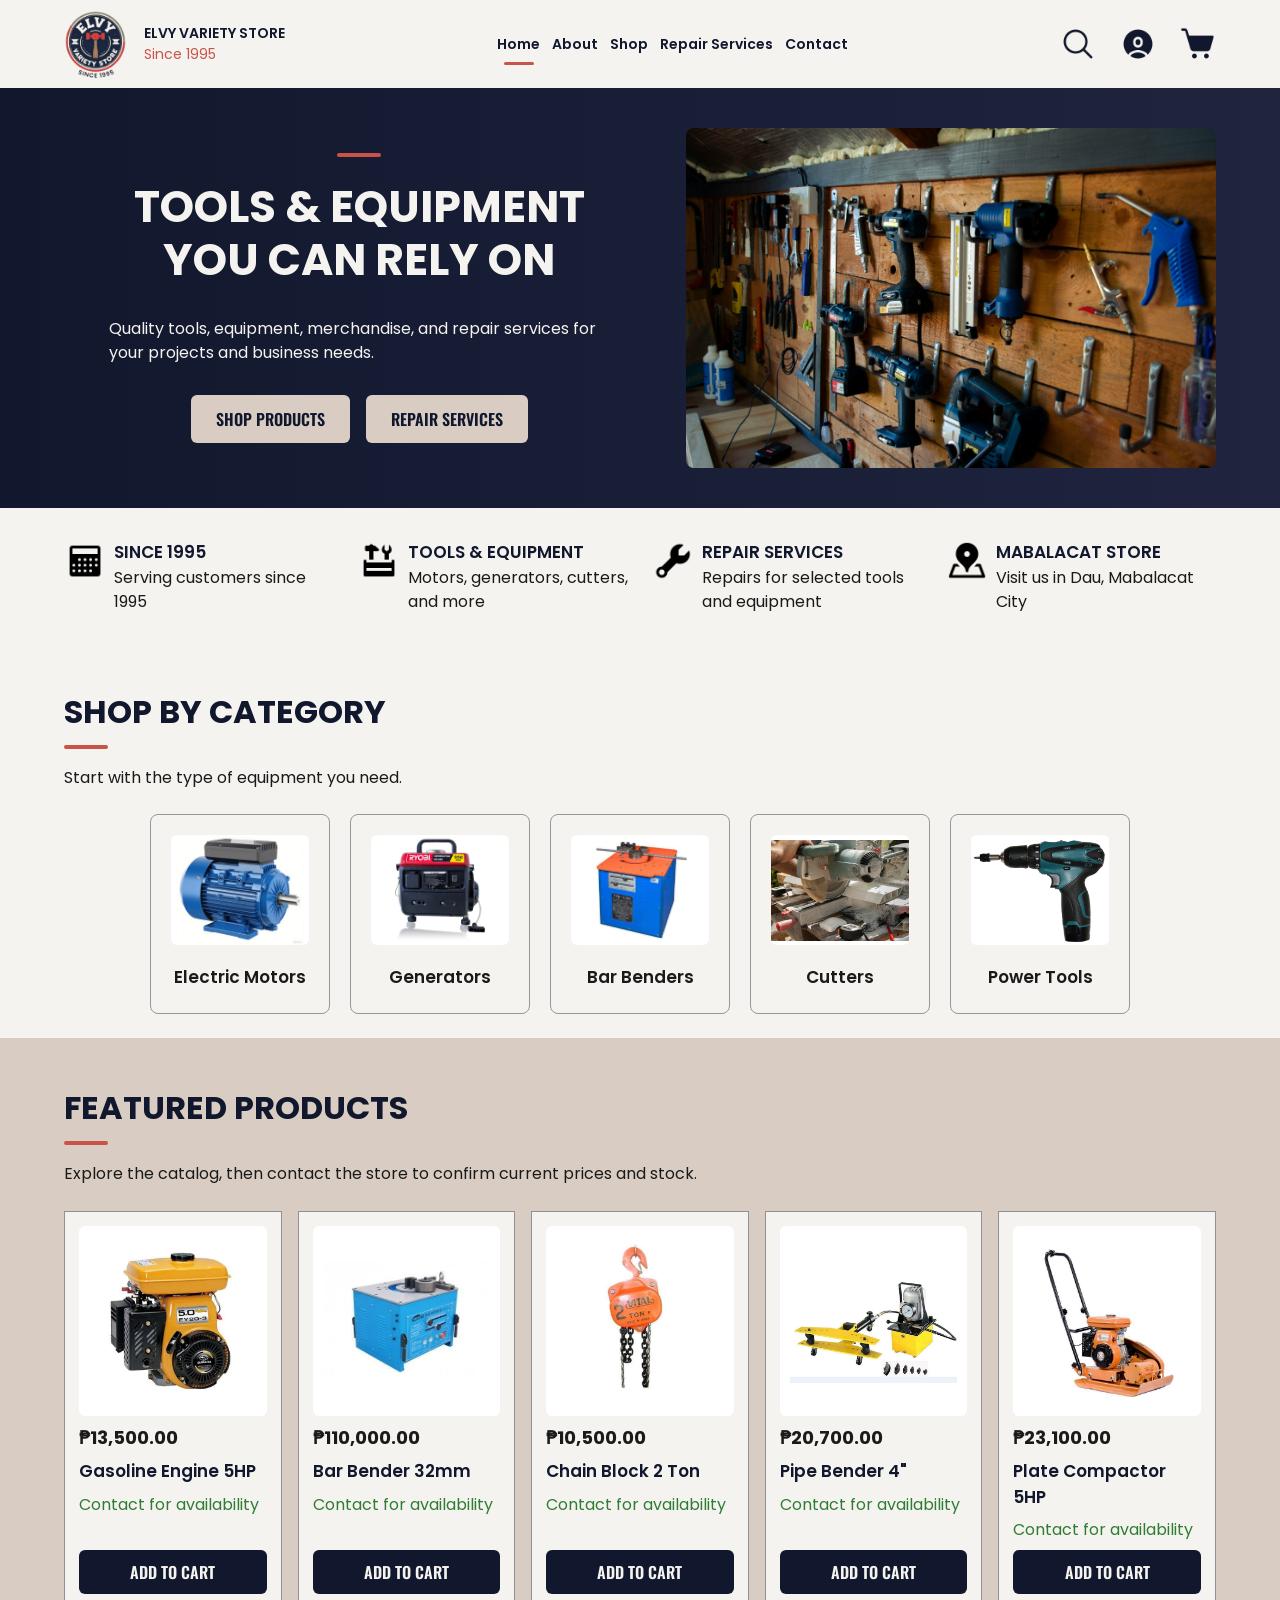
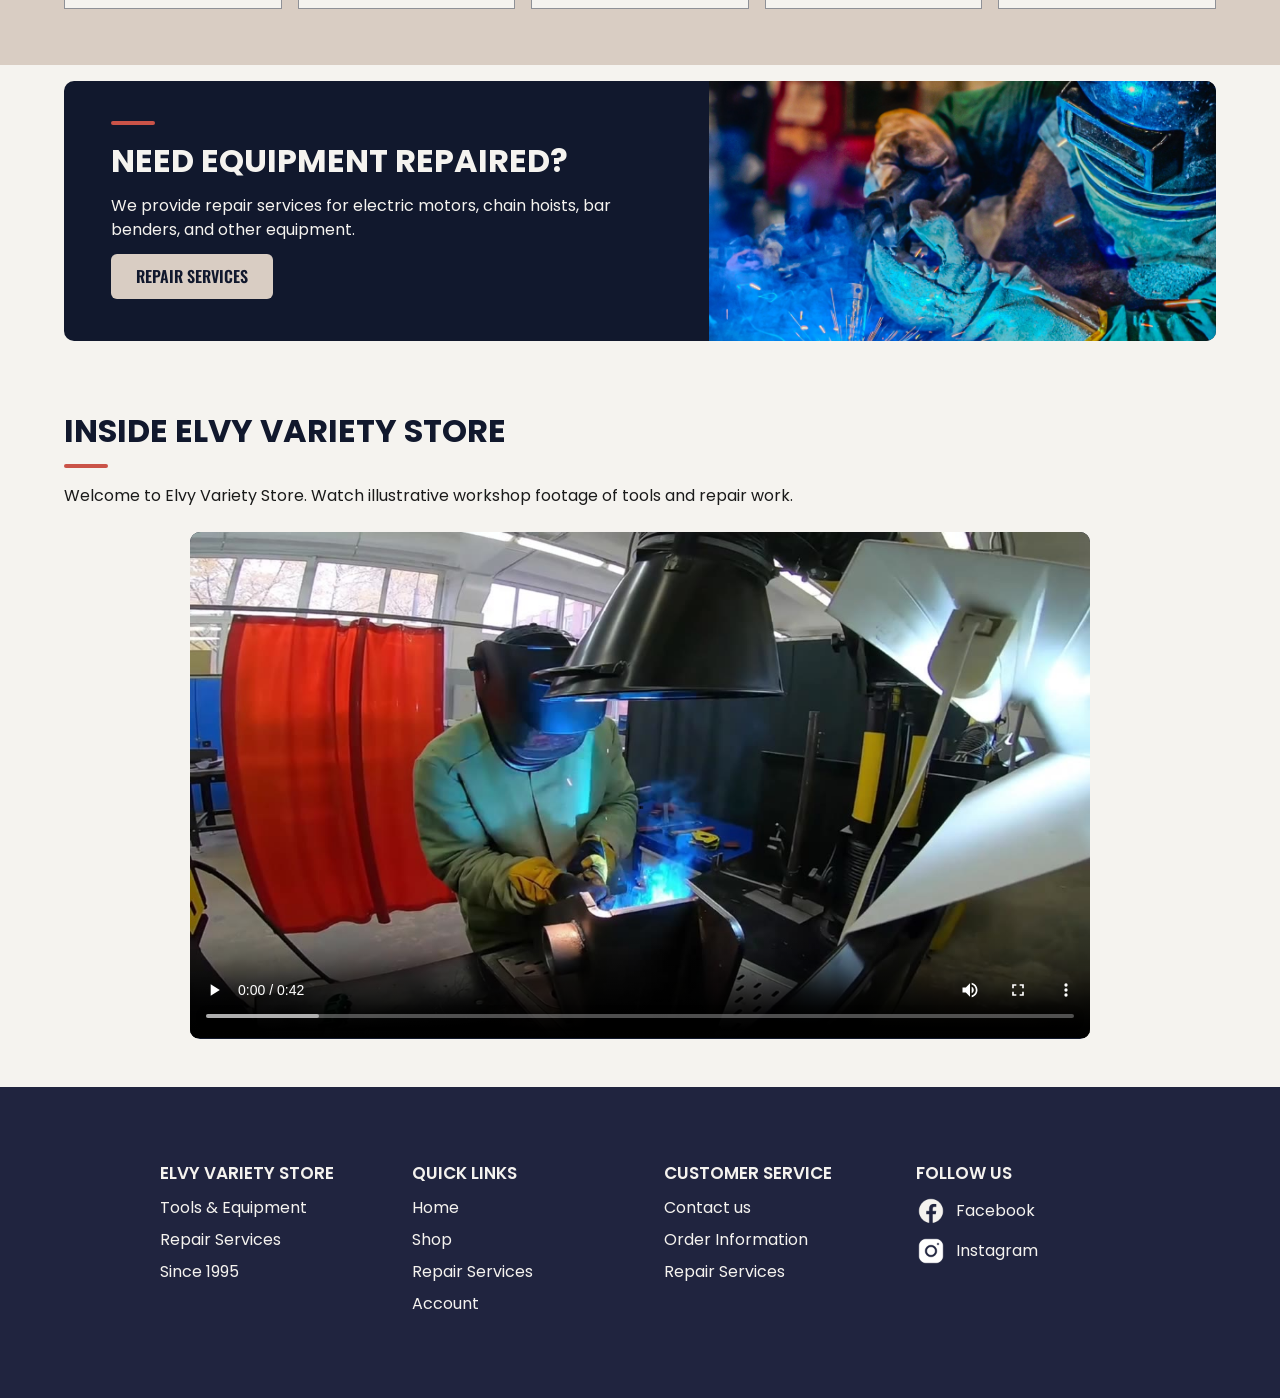
<file: index.html>
<!DOCTYPE html>
<html lang="en">
    <head>
        <meta charset="UTF-8">
        <meta name="viewport" content="width=device-width, initial-scale=1.0">
        <meta name="description" content="Elvy Variety Store — tools, equipment, merchandise, and selected repair services in Dau, Mabalacat City. Since 1995.">
        <title>Home | Elvy Variety Store</title>
        <link rel="icon" href="images/favicon.ico">
        <link rel="preconnect" href="https://fonts.googleapis.com">
        <link rel="preconnect" href="https://fonts.gstatic.com" crossorigin>
        <link href="https://fonts.googleapis.com/css2?family=Oswald:wght@200..700&family=Poppins:ital,wght@0,100;0,200;0,300;0,400;0,500;0,600;0,700;0,800;0,900;1,100;1,200;1,300;1,400;1,500;1,600;1,700;1,800;1,900&display=swap" rel="stylesheet">
        <link rel="stylesheet" href="css/styles.min.css">
        <script src="js/products.js" defer></script>
        <script src="js/script.js" defer></script>
        <script src="js/cart.js" defer></script>
    </head>
    <body class="page-home">
        <!-- Header -->
        <a class="skip-link" href="#main-content">Skip to main content</a>
        <header class="site-header">
            <div class="container header-content">
                <button class="menu-button" type="button">
                    <span class="screen-reader-only control-label menu-label">Open navigation menu</span>
                    <span class="menu-line"></span>
                    <span class="menu-line"></span>
                    <span class="menu-line"></span>
                </button>
                <a class="brand" href="index.html">
                    <span class="brand-logo">
                        <img src="images/logo/logo.png" alt="Elvy Variety Store logo">
                    </span>
                    <span class="brand-text">
                        <strong>ELVY VARIETY STORE</strong>
                        <span>Since 1995</span>
                    </span>
                </a>
                <nav id="main-navigation" class="main-navigation">
                    <a href="index.html" class="nav-link">Home</a>
                    <a href="about.html" class="nav-link">About</a>
                    <a href="shop.html" class="nav-link">Shop</a>
                    <a href="repair.html" class="nav-link">Repair Services</a>
                    <a href="contact.html" class="nav-link">Contact</a>
                </nav>
                <div class="header-actions">
                    <a class="icon-link" href="shop.html#product-search">
                        <span class="screen-reader-only control-label search-label">Search products</span>
                        <img src="images/logo/search.png" alt="">
                    </a>
                    <a class="icon-link account-link" href="signup.html">
                        <span class="screen-reader-only control-label account-label">Account</span>
                        <img src="images/logo/account.png" alt="">
                    </a>
                    <a class="icon-link cart-link" href="cart.html">
                        <span class="screen-reader-only control-label cart-label">Cart, 0 items</span>
                        <img src="images/logo/cart.png" alt="">
                        <span class="cart-count" hidden>0</span>
                    </a>
                </div>
            </div>
        </header>
        <!-- Main Content -->
        <main id="main-content">
            <!-- Hero Section -->
            <section class="home-hero">
                <div class="container home-hero-content">
                    <div class="home-hero-copy">
                        <div class="red-line"></div>
                        <h1>
                            TOOLS &amp; EQUIPMENT
                            <br>
                            YOU CAN RELY ON
                        </h1>
                        <p>Quality tools, equipment, merchandise, and repair services for your projects and business needs.</p>
                        <div class="hero-buttons">
                            <a class="button button-secondary" href="shop.html">SHOP PRODUCTS</a>
                            <a class="button button-secondary" href="repair.html">REPAIR SERVICES</a>
                        </div>
                    </div>
                    <figure class="hero-photo">
                        <img src="images/store/hero-workshop.jpg" alt="Power tools and hand tools arranged on a wooden workshop wall" width="4928" height="3264">
                    </figure>
                </div>
            </section>
            <!-- Store Information -->
            <section class="container store-highlights">
                <h2 class="screen-reader-only">Store highlights</h2>
                <article class="store-highlight">
                    <img src="images/logo/calendar.png" alt="">
                    <div>
                        <h2>SINCE 1995</h2>
                        <p>Serving customers since 1995</p>
                    </div>
                </article>
                <article class="store-highlight">
                    <img src="images/logo/toolbox.png" alt="">
                    <div>
                        <h2>TOOLS &amp; EQUIPMENT</h2>
                        <p>Motors, generators, cutters, and more</p>
                    </div>
                </article>
                <article class="store-highlight">
                    <img src="images/logo/wrench.png" alt="">
                    <div>
                        <h2>REPAIR SERVICES</h2>
                        <p>Repairs for selected tools and equipment</p>
                    </div>
                </article>
                <article class="store-highlight">
                    <img src="images/logo/address.png" alt="">
                    <div>
                        <h2>MABALACAT STORE</h2>
                        <p>Visit us in Dau, Mabalacat City</p>
                    </div>
                </article>
            </section>
            <!-- Shop by Category -->
            <section class="categories-section">
                <div class="container">
                    <h2 class="section-title">SHOP BY CATEGORY</h2>
                    <p class="section-intro">Start with the type of equipment you need.</p>
                    <div class="category-grid">
                        <a class="category-card category-divider" href="shop.html?category=Electric%20Motors">
                            <figure>
                                <img src="images/categories/electric-motors.png" alt="Electric motor">
                                <figcaption>Electric Motors</figcaption>
                            </figure>
                        </a>
                        <a class="category-card category-divider" href="shop.html?category=Generators">
                            <figure>
                                <img src="images/categories/generators.png" alt="Generator">
                                <figcaption>Generators</figcaption>
                            </figure>
                        </a>
                        <a class="category-card category-divider" href="shop.html?category=Bar%20Benders">
                            <figure>
                                <img src="images/categories/bar-benders.png" alt="Bar bending equipment">
                                <figcaption>Bar Benders</figcaption>
                            </figure>
                        </a>
                        <a class="category-card category-divider" href="shop.html?category=Cutters">
                            <figure>
                                <img src="images/categories/cutters.png" alt="Cutting equipment">
                                <figcaption>Cutters</figcaption>
                            </figure>
                        </a>
                        <a class="category-card" href="shop.html?category=Power%20Tools">
                            <figure>
                                <img src="images/categories/power-tools.png" alt="Power drill">
                                <figcaption>Power Tools</figcaption>
                            </figure>
                        </a>
                    </div>
                </div>
            </section>
            <!-- Featured Products -->
            <section class="featured-section">
                <div class="container">
                    <h2 class="section-title">FEATURED PRODUCTS</h2>
                    <p class="section-intro">Explore the catalog, then contact the store to confirm current prices and stock.</p>
                    <div id="featured-products" class="featured-products"></div>
                    <noscript>
                        <p>Enable JavaScript to view products, or contact the store for product information.</p>
                    </noscript>
                    <!-- A compact product table is used for the print reference. -->
                    <table class="print-only print-product-table">
                        <thead>
                            <tr>
                                <th>PRODUCT</th>
                                <th>PRICE</th>
                                <th>STATUS</th>
                            </tr>
                        </thead>
                        <tbody id="print-products"></tbody>
                    </table>
                </div>
            </section>
            <!-- Repair Services Banner -->
            <section class="repair-banner-section">
                <div class="container repair-banner">
                    <div class="repair-banner-copy">
                        <div class="red-line"></div>
                        <h2>NEED EQUIPMENT REPAIRED?</h2>
                        <p>We provide repair services for electric motors, chain hoists, bar benders, and other equipment.</p>
                        <a class="button button-secondary" href="repair.html">REPAIR SERVICES</a>
                    </div>
                    <figure class="repair-banner-photo">
                        <img src="images/services/welding.png" alt="Equipment being worked on in a workshop">
                        <figcaption class="screen-reader-only">Repair services for selected tools and equipment.</figcaption>
                    </figure>
                </div>
            </section>
            <!-- Store Video -->
            <section class="video-section">
                <div class="container" id="welcome">
                    <h2 class="section-title">INSIDE ELVY VARIETY STORE</h2>
                    <p>Welcome to Elvy Variety Store. Watch illustrative workshop footage of tools and repair work.</p>
                    <video class="store-video" controls preload="metadata" playsinline poster="media/inside-elvy-poster.jpg" title="Inside Elvy Variety Store">
                        <source src="media/inside-elvy-variety-store.mp4" type="video/mp4">
                        <source src="media/inside-elvy-variety-store.webm" type="video/webm">
                        <track src="media/captions.vtt" kind="captions" srclang="en" label="English Captions">
                        <track src="media/descriptions.vtt" kind="descriptions" srclang="en" label="English Descriptions">
                        Your browser does not support HTML5 video. Please contact the store for more information.
                    </video>
                </div>
            </section>
        </main>
        <!-- Footer -->
        <footer class="site-footer">
            <div class="container footer-grid">
                <section class="footer-column">
                    <h2>ELVY VARIETY STORE</h2>
                    <p>Tools &amp; Equipment</p>
                    <p>Repair Services</p>
                    <p>Since 1995</p>
                </section>
                <nav class="footer-column">
                    <h2>QUICK LINKS</h2>
                    <a href="index.html">Home</a>
                    <a href="shop.html">Shop</a>
                    <a href="repair.html">Repair Services</a>
                    <a href="signup.html">Account</a>
                </nav>
                <nav class="footer-column">
                    <h2>CUSTOMER SERVICE</h2>
                    <a href="contact.html">Contact us</a>
                    <a href="orders.html">Order Information</a>
                    <a href="repair.html">Repair Services</a>
                </nav>
                <section class="footer-column">
                    <h2>FOLLOW US</h2>
                    <a href="https://www.facebook.com/elvy.variety/" target="_blank" rel="noopener noreferrer">
                        <span class="social-item">
                            <img src="images/logo/facebook.png" alt="">
                            Facebook
                        </span>
                    </a>
                    <a href="https://www.instagram.com/christructure" target="_blank" rel="noopener noreferrer">
                        <span class="social-item">
                            <img src="images/logo/instagram.png" alt="">
                            Instagram
                        </span>
                    </a>
                </section>
            </div>
            <!-- Business Details for Printing -->
            <address class="container print-only print-contact">
                Stall #12 Dau, Mart II Bldg., Mabalacat City, Pampanga
                <br>
                0963-259-5702 — Jose · 0909-388-6637 — Elvy
                <br>
                0963-031-2920 — Raymond · 0908-680-9102 — Pogs
                <br>
                elvy.variety@gmail.com
                <br>
                Monday–Saturday: 8:00 AM–5:00 PM · Sunday: 8:00 AM–4:30 PM
            </address>
        </footer>
    </body>
</html>
</file>
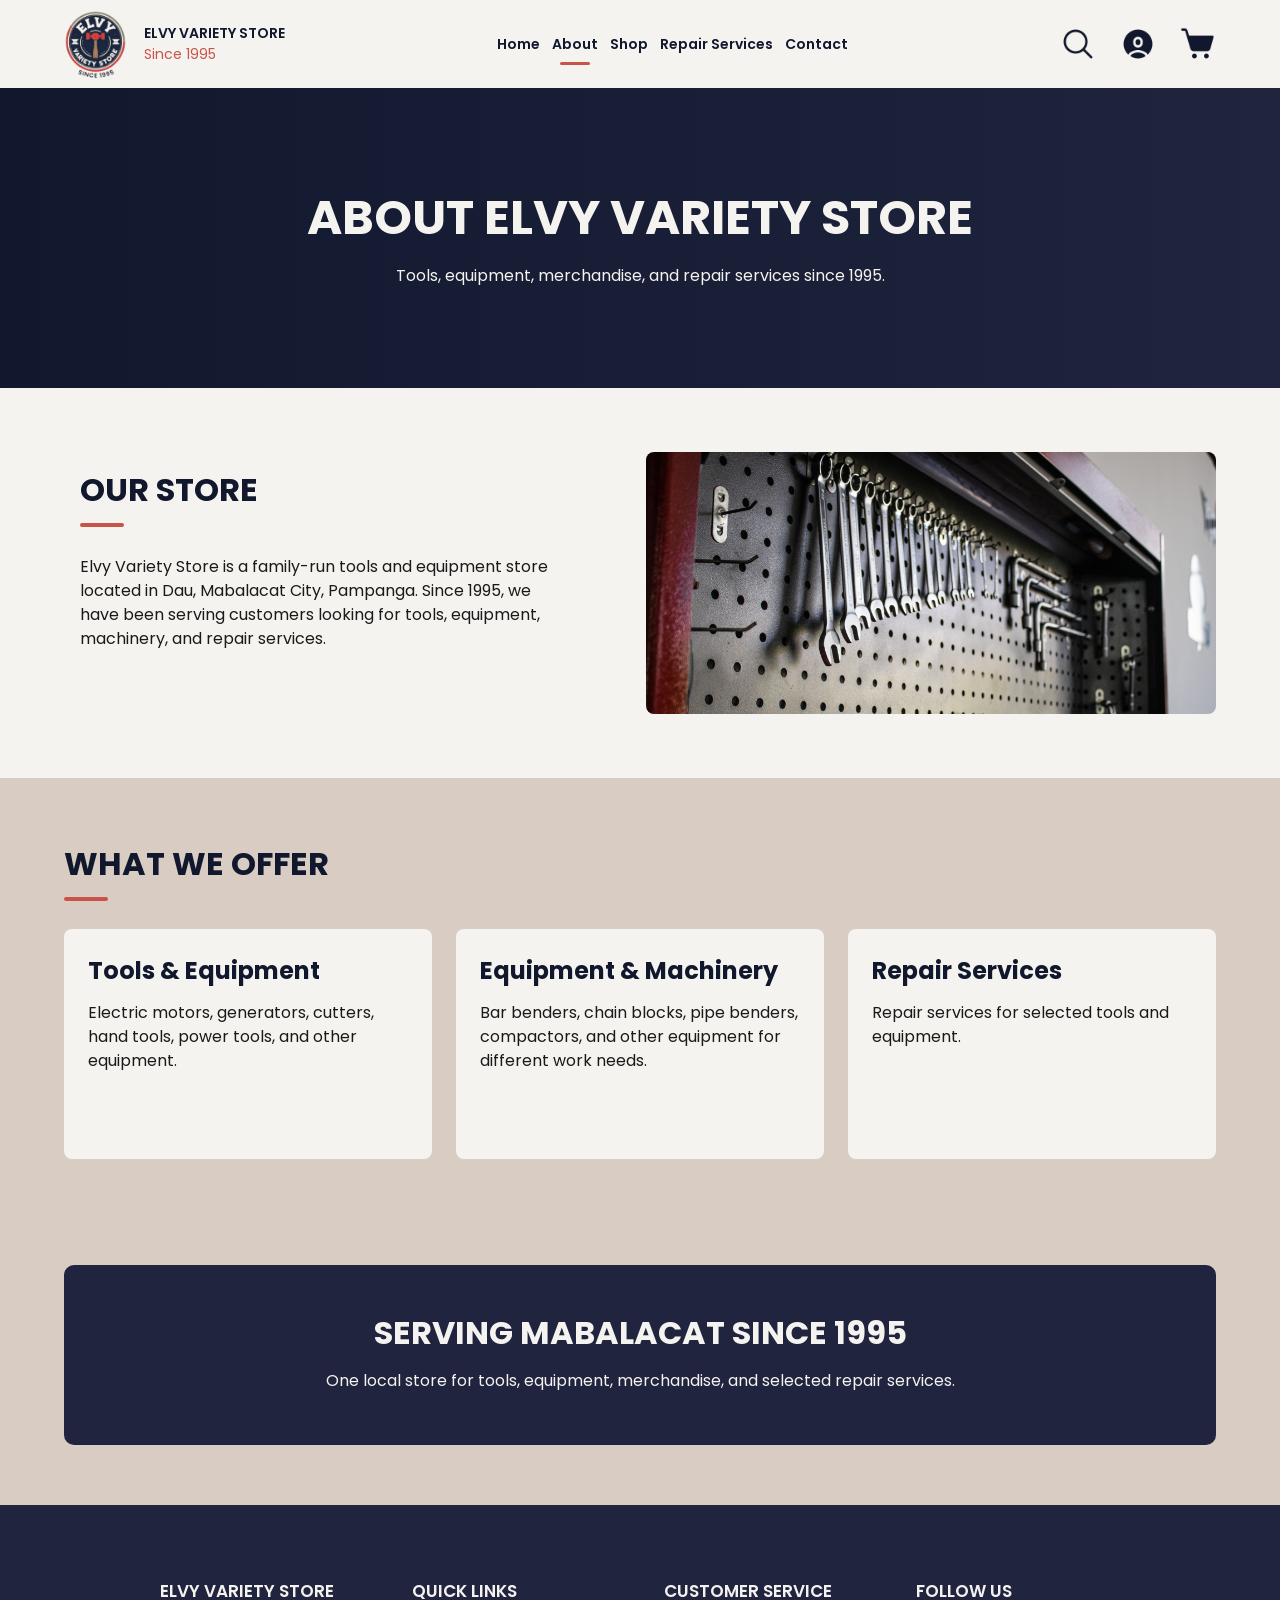
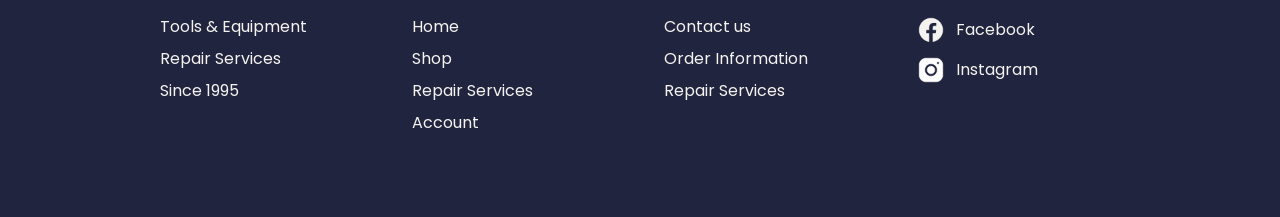
<file: about.html>
<!DOCTYPE html>
<html lang="en">
    <head>
        <meta charset="UTF-8">
        <meta name="viewport" content="width=device-width, initial-scale=1.0">
        <meta name="description" content="Learn about Elvy Variety Store, serving Dau, Mabalacat City since 1995.">
        <title>About | Elvy Variety Store</title>
        <link rel="icon" href="images/favicon.ico">
        <link rel="preconnect" href="https://fonts.googleapis.com">
        <link rel="preconnect" href="https://fonts.gstatic.com" crossorigin>
        <link href="https://fonts.googleapis.com/css2?family=Oswald:wght@200..700&family=Poppins:ital,wght@0,100;0,200;0,300;0,400;0,500;0,600;0,700;0,800;0,900;1,100;1,200;1,300;1,400;1,500;1,600;1,700;1,800;1,900&display=swap" rel="stylesheet">
        <link rel="stylesheet" href="css/styles.min.css">
        <script src="js/products.js" defer></script>
        <script src="js/script.js" defer></script>
        <script src="js/cart.js" defer></script>
    </head>
    <body class="page-about">
        <!-- Header -->
        <a class="skip-link" href="#main-content">Skip to main content</a>
        <header class="site-header">
            <div class="container header-content">
                <button class="menu-button" type="button">
                    <span class="screen-reader-only control-label menu-label">Open navigation menu</span>
                    <span class="menu-line"></span>
                    <span class="menu-line"></span>
                    <span class="menu-line"></span>
                </button>
                <a class="brand" href="index.html">
                    <span class="brand-logo">
                        <img src="images/logo/logo.png" alt="Elvy Variety Store logo">
                    </span>
                    <span class="brand-text">
                        <strong>ELVY VARIETY STORE</strong>
                        <span>Since 1995</span>
                    </span>
                </a>
                <nav id="main-navigation" class="main-navigation">
                    <a href="index.html" class="nav-link">Home</a>
                    <a href="about.html" class="nav-link">About</a>
                    <a href="shop.html" class="nav-link">Shop</a>
                    <a href="repair.html" class="nav-link">Repair Services</a>
                    <a href="contact.html" class="nav-link">Contact</a>
                </nav>
                <div class="header-actions">
                    <a class="icon-link" href="shop.html#product-search">
                        <span class="screen-reader-only control-label search-label">Search products</span>
                        <img src="images/logo/search.png" alt="">
                    </a>
                    <a class="icon-link account-link" href="signup.html">
                        <span class="screen-reader-only control-label account-label">Account</span>
                        <img src="images/logo/account.png" alt="">
                    </a>
                    <a class="icon-link cart-link" href="cart.html">
                        <span class="screen-reader-only control-label cart-label">Cart, 0 items</span>
                        <img src="images/logo/cart.png" alt="">
                        <span class="cart-count" hidden>0</span>
                    </a>
                </div>
            </div>
        </header>
        <!-- Main Content -->
        <main id="main-content">
            <!-- About Hero -->
            <section class="page-heading">
                <div class="container">
                    <h1>ABOUT ELVY VARIETY STORE</h1>
                    <p>Tools, equipment, merchandise, and repair services since 1995.</p>
                </div>
            </section>
            <!-- Our Store -->
            <section class="container about-store">
                <div class="about-store-copy">
                    <h2 class="section-title">OUR STORE</h2>
                    <p>Elvy Variety Store is a family-run tools and equipment store located in Dau, Mabalacat City, Pampanga. Since 1995, we have been serving customers looking for tools, equipment, machinery, and repair services.</p>
                </div>
                <figure class="about-photo">
                    <img src="images/store/our-store.png" alt="A display of hand tools">
                    <figcaption class="screen-reader-only">Tools and equipment for different work needs.</figcaption>
                </figure>
            </section>
            <!-- What We Offer -->
            <section class="offers-section">
                <div class="container">
                    <h2 class="section-title">WHAT WE OFFER</h2>
                    <div class="offers-grid">
                        <article class="offer-card">
                            <h3>Tools &amp; Equipment</h3>
                            <p>Electric motors, generators, cutters, hand tools, power tools, and other equipment.</p>
                        </article>
                        <article class="offer-card">
                            <h3>Equipment &amp; Machinery</h3>
                            <p>Bar benders, chain blocks, pipe benders, compactors, and other equipment for different work needs.</p>
                        </article>
                        <article class="offer-card">
                            <h3>Repair Services</h3>
                            <p>Repair services for selected tools and equipment.</p>
                        </article>
                    </div>
                </div>
            </section>
            <!-- Since 1995 Banner -->
            <section class="since-section">
                <div class="container since-banner">
                    <h2>SERVING MABALACAT SINCE 1995</h2>
                    <p>One local store for tools, equipment, merchandise, and selected repair services.</p>
                </div>
            </section>
        </main>
        <!-- Footer -->
        <footer class="site-footer">
            <div class="container footer-grid">
                <section class="footer-column">
                    <h2>ELVY VARIETY STORE</h2>
                    <p>Tools &amp; Equipment</p>
                    <p>Repair Services</p>
                    <p>Since 1995</p>
                </section>
                <nav class="footer-column">
                    <h2>QUICK LINKS</h2>
                    <a href="index.html">Home</a>
                    <a href="shop.html">Shop</a>
                    <a href="repair.html">Repair Services</a>
                    <a href="signup.html">Account</a>
                </nav>
                <nav class="footer-column">
                    <h2>CUSTOMER SERVICE</h2>
                    <a href="contact.html">Contact us</a>
                    <a href="orders.html">Order Information</a>
                    <a href="repair.html">Repair Services</a>
                </nav>
                <section class="footer-column">
                    <h2>FOLLOW US</h2>
                    <a href="https://www.facebook.com/elvy.variety/" target="_blank" rel="noopener noreferrer">
                        <span class="social-item">
                            <img src="images/logo/facebook.png" alt="">
                            Facebook
                        </span>
                    </a>
                    <a href="https://www.instagram.com/christructure" target="_blank" rel="noopener noreferrer">
                        <span class="social-item">
                            <img src="images/logo/instagram.png" alt="">
                            Instagram
                        </span>
                    </a>
                </section>
            </div>
            <!-- Business Details for Printing -->
            <address class="container print-only print-contact">
                Stall #12 Dau, Mart II Bldg., Mabalacat City, Pampanga
                <br>
                0963-259-5702 — Jose · 0909-388-6637 — Elvy
                <br>
                0963-031-2920 — Raymond · 0908-680-9102 — Pogs
                <br>
                elvy.variety@gmail.com
                <br>
                Monday–Saturday: 8:00 AM–5:00 PM · Sunday: 8:00 AM–4:30 PM
            </address>
        </footer>
    </body>
</html>
</file>
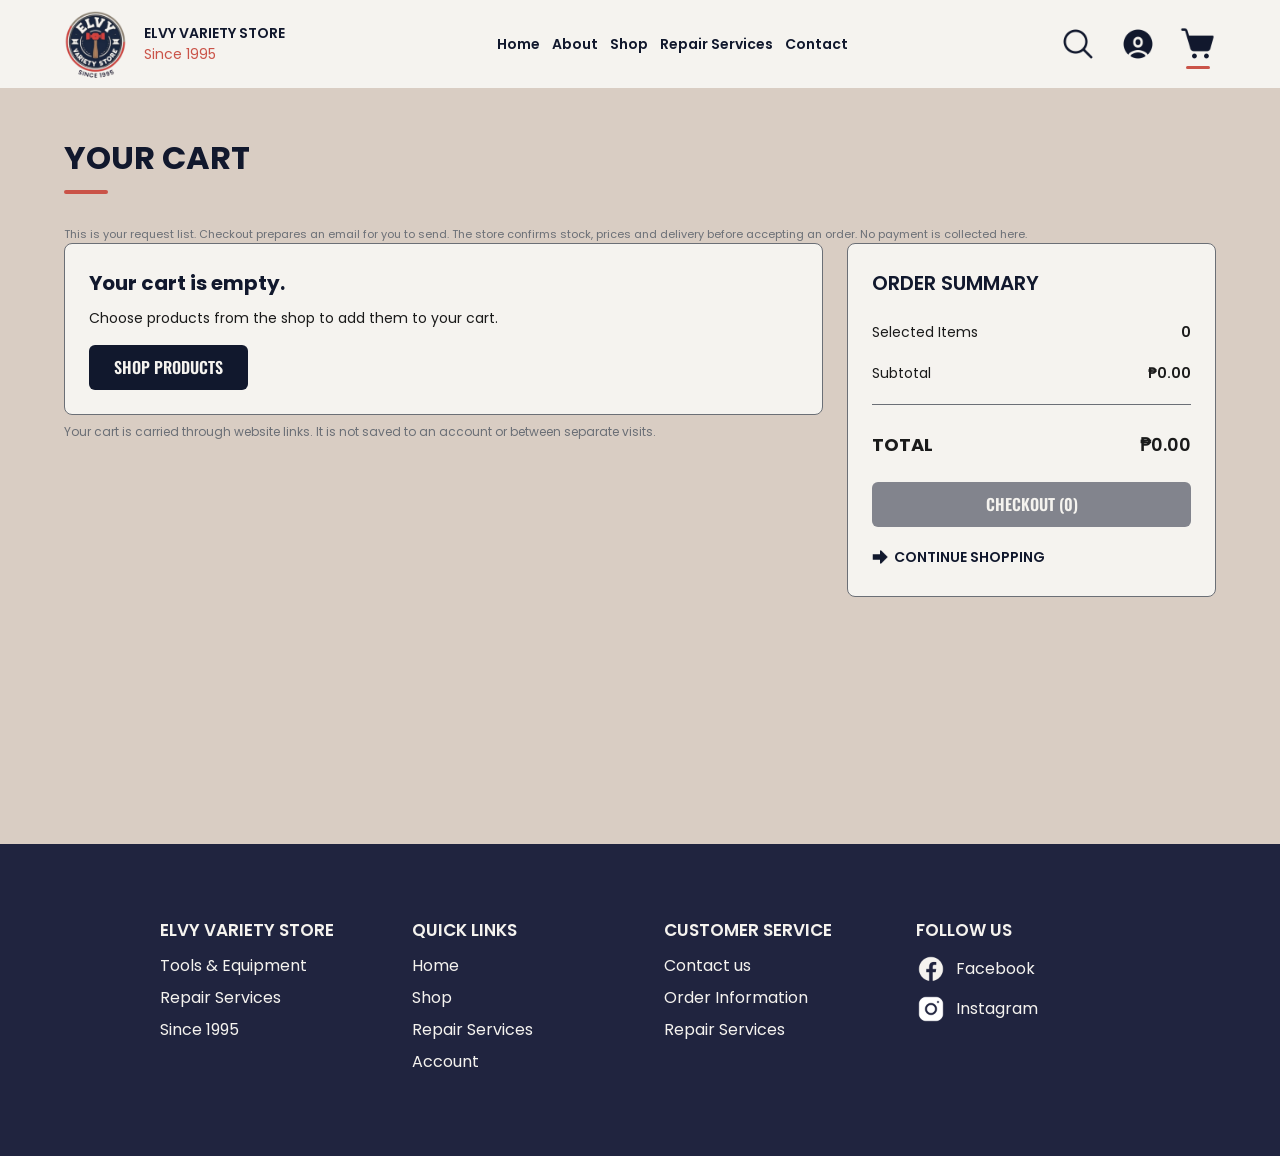
<file: cart.html>
<!DOCTYPE html>
<html lang="en">
    <head>
        <meta charset="UTF-8">
        <meta name="viewport" content="width=device-width, initial-scale=1.0">
        <meta name="description" content="Review the products in your Elvy Variety Store cart.">
        <title>Your Cart | Elvy Variety Store</title>
        <link rel="icon" href="images/favicon.ico">
        <link rel="preconnect" href="https://fonts.googleapis.com">
        <link rel="preconnect" href="https://fonts.gstatic.com" crossorigin>
        <link href="https://fonts.googleapis.com/css2?family=Oswald:wght@200..700&family=Poppins:ital,wght@0,100;0,200;0,300;0,400;0,500;0,600;0,700;0,800;0,900;1,100;1,200;1,300;1,400;1,500;1,600;1,700;1,800;1,900&display=swap" rel="stylesheet">
        <link rel="stylesheet" href="css/styles.min.css">
        <script src="js/products.js" defer></script>
        <script src="js/script.js" defer></script>
        <script src="js/cart.js" defer></script>
    </head>
    <body class="page-cart">
        <!-- Header -->
        <a class="skip-link" href="#main-content">Skip to main content</a>
        <header class="site-header">
            <div class="container header-content">
                <button class="menu-button" type="button">
                    <span class="screen-reader-only control-label menu-label">Open navigation menu</span>
                    <span class="menu-line"></span>
                    <span class="menu-line"></span>
                    <span class="menu-line"></span>
                </button>
                <a class="brand" href="index.html">
                    <span class="brand-logo">
                        <img src="images/logo/logo.png" alt="Elvy Variety Store logo">
                    </span>
                    <span class="brand-text">
                        <strong>ELVY VARIETY STORE</strong>
                        <span>Since 1995</span>
                    </span>
                </a>
                <nav id="main-navigation" class="main-navigation">
                    <a href="index.html" class="nav-link">Home</a>
                    <a href="about.html" class="nav-link">About</a>
                    <a href="shop.html" class="nav-link">Shop</a>
                    <a href="repair.html" class="nav-link">Repair Services</a>
                    <a href="contact.html" class="nav-link">Contact</a>
                </nav>
                <div class="header-actions">
                    <a class="icon-link" href="shop.html#product-search">
                        <span class="screen-reader-only control-label search-label">Search products</span>
                        <img src="images/logo/search.png" alt="">
                    </a>
                    <a class="icon-link account-link" href="signup.html">
                        <span class="screen-reader-only control-label account-label">Account</span>
                        <img src="images/logo/account.png" alt="">
                    </a>
                    <a class="icon-link cart-link" href="cart.html">
                        <span class="screen-reader-only control-label cart-label">Cart, 0 items</span>
                        <img src="images/logo/cart.png" alt="">
                        <span class="cart-count" hidden>0</span>
                    </a>
                </div>
            </div>
        </header>
        <!-- Main Content -->
        <main class="commerce-background cart-main" id="main-content">
            <div class="container">
                <h1 class="page-heading">YOUR CART</h1>
                <p class="commerce-small-note">This is your request list. Checkout prepares an email for you to send. The store confirms stock, prices and delivery before accepting an order. No payment is collected here.</p>
                <div class="cart-layout">
                    <!-- Cart Products -->
                    <section class="cart-products">
                        <div class="cart-column-labels" id="cart-column-labels" hidden>
                            <span>PRODUCT</span>
                            <span>PRICE</span>
                            <span>QUANTITY</span>
                            <span>SUBTOTAL</span>
                            <span>ACTION</span>
                        </div>
                        <div id="cart-items"></div>
                        <div class="cart-empty" id="cart-empty" role="status">
                            <h2>Your cart is empty.</h2>
                            <p>Choose products from the shop to add them to your cart.</p>
                            <a class="commerce-button" href="shop.html">SHOP PRODUCTS</a>
                        </div>
                        <p class="commerce-small-note cart-navigation-note" id="cart-navigation-note">Your cart is carried through website links. It is not saved to an account or between separate visits.</p>
                    </section>
                    <!-- Order Summary -->
                    <aside class="commerce-summary cart-summary">
                        <h2 id="cart-summary-title">ORDER SUMMARY</h2>
                        <dl class="commerce-summary-lines">
                            <div>
                                <dt>Selected Items</dt>
                                <dd id="cart-selected-count">0</dd>
                            </div>
                            <div>
                                <dt>Subtotal</dt>
                                <dd id="cart-summary-subtotal">₱0.00</dd>
                            </div>
                            <div class="commerce-total">
                                <dt>TOTAL</dt>
                                <dd id="cart-total">₱0.00</dd>
                            </div>
                        </dl>
                        <button class="commerce-button" id="cart-checkout" type="button" disabled>CHECKOUT (0)</button>
                        <a class="commerce-back-link" href="shop.html">
                            <img src="images/logo/arrow.png" alt="">
                            CONTINUE SHOPPING
                        </a>
                        <p class="commerce-message" id="cart-message" role="status" hidden></p>
                    </aside>
                </div>
            </div>
        </main>
        <!-- Footer -->
        <footer class="site-footer">
            <div class="container footer-grid">
                <section class="footer-column">
                    <h2>ELVY VARIETY STORE</h2>
                    <p>Tools &amp; Equipment</p>
                    <p>Repair Services</p>
                    <p>Since 1995</p>
                </section>
                <nav class="footer-column">
                    <h2>QUICK LINKS</h2>
                    <a href="index.html">Home</a>
                    <a href="shop.html">Shop</a>
                    <a href="repair.html">Repair Services</a>
                    <a href="signup.html">Account</a>
                </nav>
                <nav class="footer-column">
                    <h2>CUSTOMER SERVICE</h2>
                    <a href="contact.html">Contact us</a>
                    <a href="orders.html">Order Information</a>
                    <a href="repair.html">Repair Services</a>
                </nav>
                <section class="footer-column">
                    <h2>FOLLOW US</h2>
                    <a href="https://www.facebook.com/elvy.variety/" target="_blank" rel="noopener noreferrer">
                        <span class="social-item">
                            <img src="images/logo/facebook.png" alt="">
                            Facebook
                        </span>
                    </a>
                    <a href="https://www.instagram.com/christructure" target="_blank" rel="noopener noreferrer">
                        <span class="social-item">
                            <img src="images/logo/instagram.png" alt="">
                            Instagram
                        </span>
                    </a>
                </section>
            </div>
            <!-- Business Details for Printing -->
            <address class="container print-only print-contact">
                Stall #12 Dau, Mart II Bldg., Mabalacat City, Pampanga
                <br>
                0963-259-5702 — Jose · 0909-388-6637 — Elvy
                <br>
                0963-031-2920 — Raymond · 0908-680-9102 — Pogs
                <br>
                elvy.variety@gmail.com
                <br>
                Monday–Saturday: 8:00 AM–5:00 PM · Sunday: 8:00 AM–4:30 PM
            </address>
        </footer>
    </body>
</html>
</file>
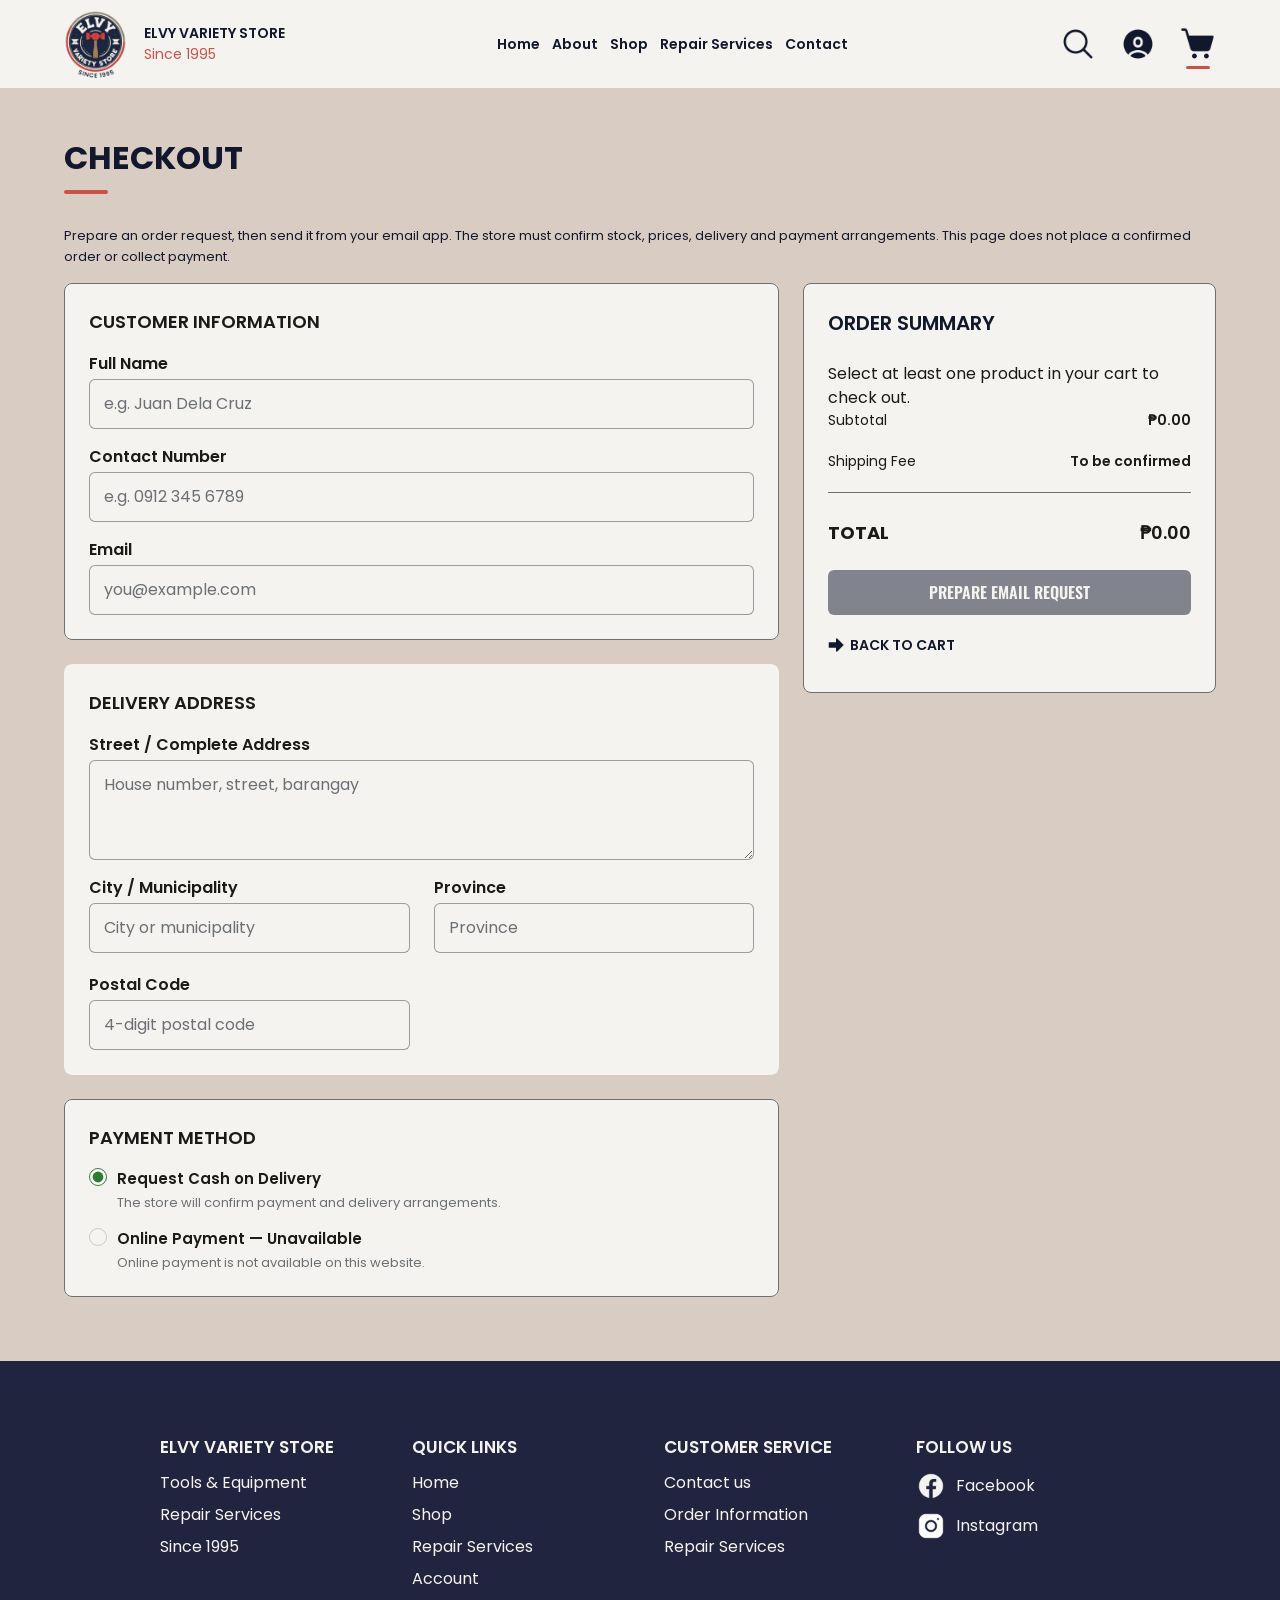
<file: checkout.html>
<!DOCTYPE html>
<html lang="en">
    <head>
        <meta charset="UTF-8">
        <meta name="viewport" content="width=device-width, initial-scale=1.0">
        <meta name="description" content="Review your products and delivery information for Elvy Variety Store.">
        <title>Checkout | Elvy Variety Store</title>
        <link rel="icon" href="images/favicon.ico">
        <link rel="preconnect" href="https://fonts.googleapis.com">
        <link rel="preconnect" href="https://fonts.gstatic.com" crossorigin>
        <link href="https://fonts.googleapis.com/css2?family=Oswald:wght@200..700&family=Poppins:ital,wght@0,100;0,200;0,300;0,400;0,500;0,600;0,700;0,800;0,900;1,100;1,200;1,300;1,400;1,500;1,600;1,700;1,800;1,900&display=swap" rel="stylesheet">
        <link rel="stylesheet" href="css/styles.min.css">
        <script src="js/products.js" defer></script>
        <script src="js/script.js" defer></script>
        <script src="js/cart.js" defer></script>
    </head>
    <body class="page-checkout">
        <!-- Header -->
        <a class="skip-link" href="#main-content">Skip to main content</a>
        <header class="site-header">
            <div class="container header-content">
                <button class="menu-button" type="button">
                    <span class="screen-reader-only control-label menu-label">Open navigation menu</span>
                    <span class="menu-line"></span>
                    <span class="menu-line"></span>
                    <span class="menu-line"></span>
                </button>
                <a class="brand" href="index.html">
                    <span class="brand-logo">
                        <img src="images/logo/logo.png" alt="Elvy Variety Store logo">
                    </span>
                    <span class="brand-text">
                        <strong>ELVY VARIETY STORE</strong>
                        <span>Since 1995</span>
                    </span>
                </a>
                <nav id="main-navigation" class="main-navigation">
                    <a href="index.html" class="nav-link">Home</a>
                    <a href="about.html" class="nav-link">About</a>
                    <a href="shop.html" class="nav-link">Shop</a>
                    <a href="repair.html" class="nav-link">Repair Services</a>
                    <a href="contact.html" class="nav-link">Contact</a>
                </nav>
                <div class="header-actions">
                    <a class="icon-link" href="shop.html#product-search">
                        <span class="screen-reader-only control-label search-label">Search products</span>
                        <img src="images/logo/search.png" alt="">
                    </a>
                    <a class="icon-link account-link" href="signup.html">
                        <span class="screen-reader-only control-label account-label">Account</span>
                        <img src="images/logo/account.png" alt="">
                    </a>
                    <a class="icon-link cart-link" href="cart.html">
                        <span class="screen-reader-only control-label cart-label">Cart, 0 items</span>
                        <img src="images/logo/cart.png" alt="">
                        <span class="cart-count" hidden>0</span>
                    </a>
                </div>
            </div>
        </header>
        <!-- Main Content -->
        <main class="commerce-background checkout-main" id="main-content">
            <div class="container">
                <h1 class="page-heading">CHECKOUT</h1>
                <p class="commerce-small-note">Prepare an order request, then send it from your email app. The store must confirm stock, prices, delivery and payment arrangements. This page does not place a confirmed order or collect payment.</p>
                <!-- Checkout Form -->
                <form class="checkout-layout" id="checkout-form" method="post">
                    <div class="checkout-fields">
                        <!-- Customer Information -->
                        <fieldset class="checkout-card">
                            <legend>CUSTOMER INFORMATION</legend>
                            <div class="commerce-field">
                                <label for="checkout-name">Full Name</label>
                                <input id="checkout-name" name="full-name" type="text" placeholder="e.g. Juan Dela Cruz" required minlength="2" class="form-input">
                            </div>
                            <div class="commerce-field">
                                <label for="checkout-contact">Contact Number</label>
                                <input id="checkout-contact" name="contact" type="tel" placeholder="e.g. 0912 345 6789" title="Enter a contact number with 7 to 15 digits; spaces, hyphens, and a starting plus sign are allowed." required class="form-input">
                            </div>
                            <div class="commerce-field">
                                <label for="checkout-email">Email</label>
                                <input id="checkout-email" name="email" type="email" placeholder="you@example.com" required class="form-input">
                            </div>
                        </fieldset>
                        <!-- Delivery Address -->
                        <fieldset class="checkout-card checkout-address">
                            <legend>DELIVERY ADDRESS</legend>
                            <div class="commerce-field">
                                <label for="checkout-address">Street / Complete Address</label>
                                <textarea id="checkout-address" name="street-address" placeholder="House number, street, barangay" rows="2" required minlength="5" class="form-input"></textarea>
                            </div>
                            <div class="checkout-address-grid">
                                <div class="commerce-field">
                                    <label for="checkout-city">City / Municipality</label>
                                    <input id="checkout-city" name="city" type="text" placeholder="City or municipality" required class="form-input">
                                </div>
                                <div class="commerce-field">
                                    <label for="checkout-province">Province</label>
                                    <input id="checkout-province" name="province" type="text" placeholder="Province" required class="form-input">
                                </div>
                                <div class="commerce-field">
                                    <label for="checkout-postal">Postal Code</label>
                                    <input id="checkout-postal" name="postal-code" type="text" placeholder="4-digit postal code" title="Enter a 4-digit postal code." required class="form-input">
                                </div>
                            </div>
                        </fieldset>
                        <!-- Payment Method -->
                        <fieldset class="checkout-card checkout-payment">
                            <legend>PAYMENT METHOD</legend>
                            <label class="payment-option" for="payment-cash">
                                <input id="payment-cash" type="radio" name="payment-method" value="cash" checked required class="form-choice">
                                <span>
                                    <strong>Request Cash on Delivery</strong>
                                    <small>The store will confirm payment and delivery arrangements.</small>
                                </span>
                            </label>
                            <label class="payment-option" for="payment-online">
                                <input id="payment-online" type="radio" name="payment-method" value="online" disabled class="form-choice">
                                <span>
                                    <strong>Online Payment — Unavailable</strong>
                                    <small id="online-payment-status">Online payment is not available on this website.</small>
                                </span>
                            </label>
                        </fieldset>
                    </div>
                    <!-- Order Summary -->
                    <aside class="commerce-summary checkout-summary">
                        <h2 id="checkout-summary-title">ORDER SUMMARY</h2>
                        <div id="checkout-products"></div>
                        <p id="checkout-empty">Select at least one product in your cart to check out.</p>
                        <dl class="commerce-summary-lines">
                            <div>
                                <dt>Subtotal</dt>
                                <dd id="checkout-subtotal">₱0.00</dd>
                            </div>
                            <div>
                                <dt>Shipping Fee</dt>
                                <dd>To be confirmed</dd>
                            </div>
                            <div class="commerce-total">
                                <dt>TOTAL</dt>
                                <dd id="checkout-total">₱0.00</dd>
                            </div>
                        </dl>
                        <button class="commerce-button" id="checkout-submit" type="submit" disabled>PREPARE EMAIL REQUEST</button>
                        <a class="commerce-back-link" href="cart.html" id="checkout-back">
                            <img src="images/logo/arrow.png" alt="">
                            BACK TO CART
                        </a>
                        <p class="commerce-message" id="checkout-message" role="alert" hidden></p>
                    </aside>
                </form>
            </div>
        </main>
        <!-- Footer -->
        <footer class="site-footer">
            <div class="container footer-grid">
                <section class="footer-column">
                    <h2>ELVY VARIETY STORE</h2>
                    <p>Tools &amp; Equipment</p>
                    <p>Repair Services</p>
                    <p>Since 1995</p>
                </section>
                <nav class="footer-column">
                    <h2>QUICK LINKS</h2>
                    <a href="index.html">Home</a>
                    <a href="shop.html">Shop</a>
                    <a href="repair.html">Repair Services</a>
                    <a href="signup.html">Account</a>
                </nav>
                <nav class="footer-column">
                    <h2>CUSTOMER SERVICE</h2>
                    <a href="contact.html">Contact us</a>
                    <a href="orders.html">Order Information</a>
                    <a href="repair.html">Repair Services</a>
                </nav>
                <section class="footer-column">
                    <h2>FOLLOW US</h2>
                    <a href="https://www.facebook.com/elvy.variety/" target="_blank" rel="noopener noreferrer">
                        <span class="social-item">
                            <img src="images/logo/facebook.png" alt="">
                            Facebook
                        </span>
                    </a>
                    <a href="https://www.instagram.com/christructure" target="_blank" rel="noopener noreferrer">
                        <span class="social-item">
                            <img src="images/logo/instagram.png" alt="">
                            Instagram
                        </span>
                    </a>
                </section>
            </div>
            <!-- Business Details for Printing -->
            <address class="container print-only print-contact">
                Stall #12 Dau, Mart II Bldg., Mabalacat City, Pampanga
                <br>
                0963-259-5702 — Jose · 0909-388-6637 — Elvy
                <br>
                0963-031-2920 — Raymond · 0908-680-9102 — Pogs
                <br>
                elvy.variety@gmail.com
                <br>
                Monday–Saturday: 8:00 AM–5:00 PM · Sunday: 8:00 AM–4:30 PM
            </address>
        </footer>
    </body>
</html>
</file>
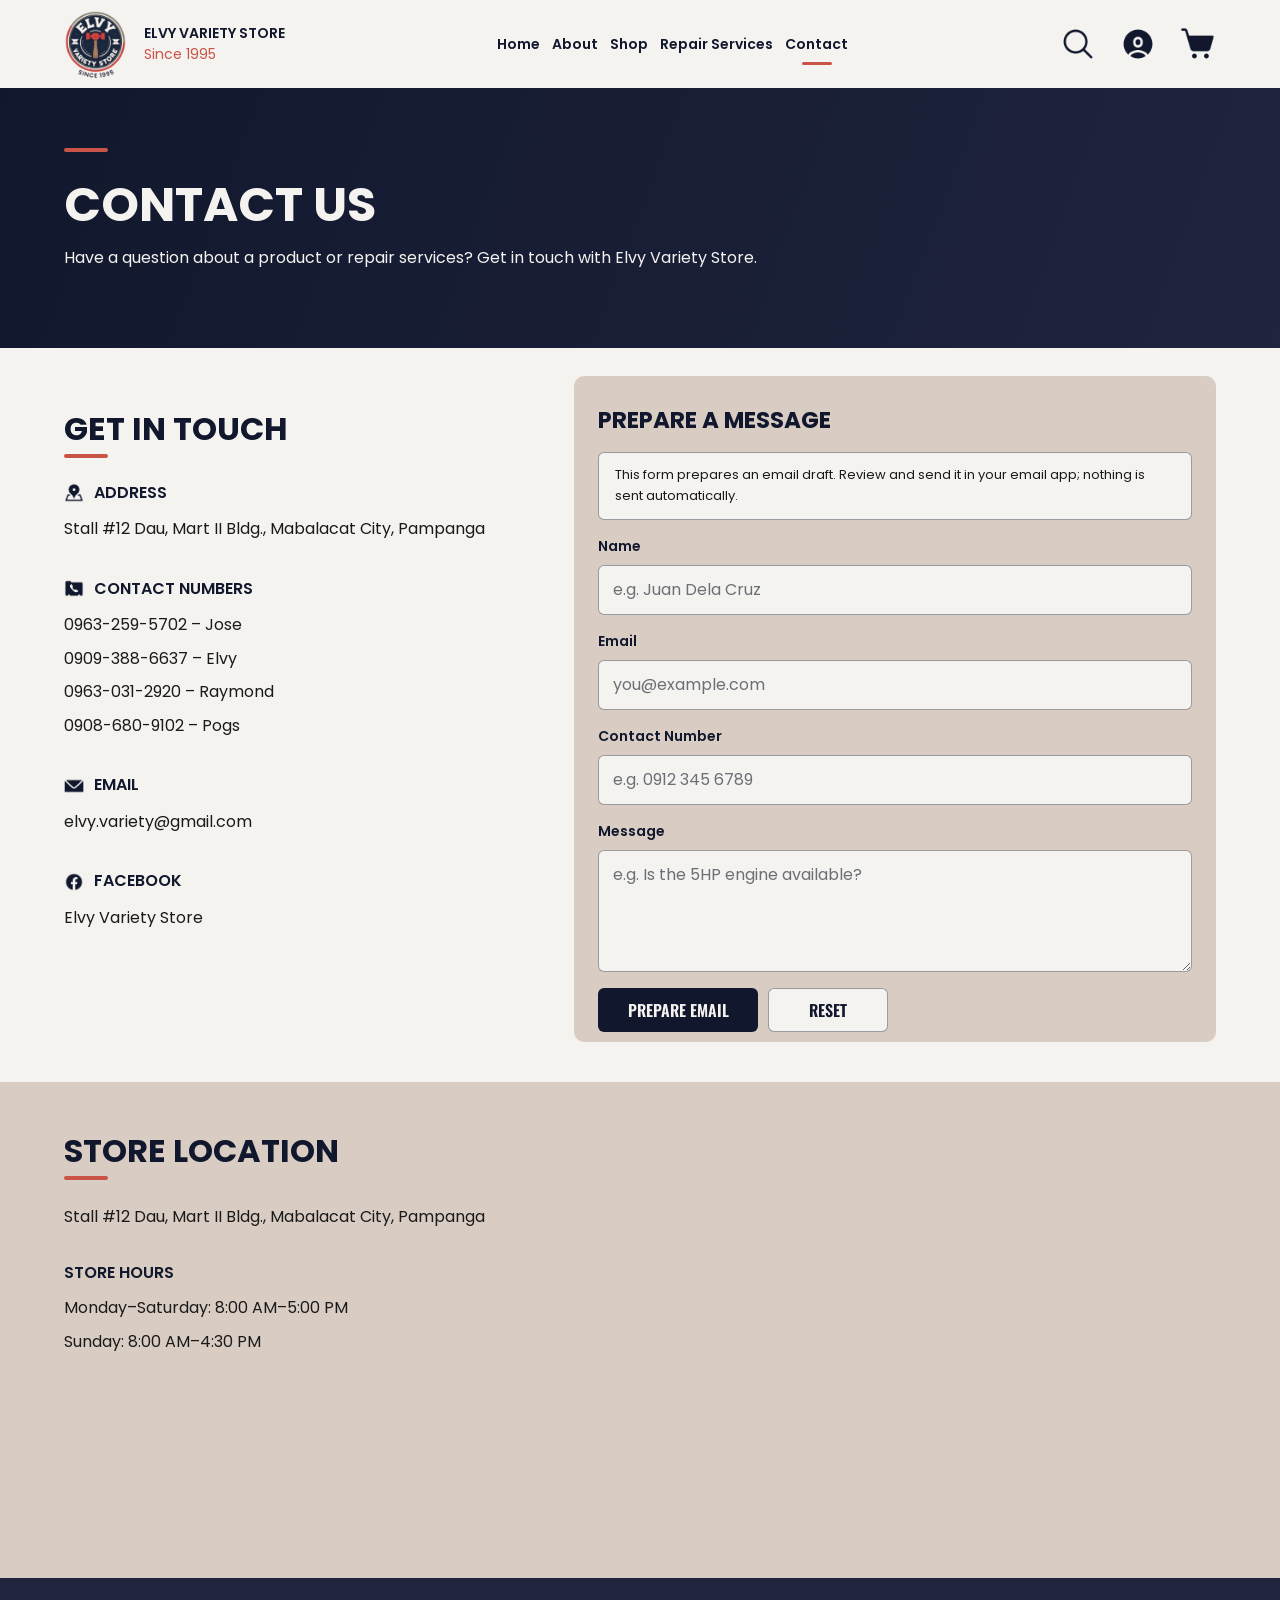
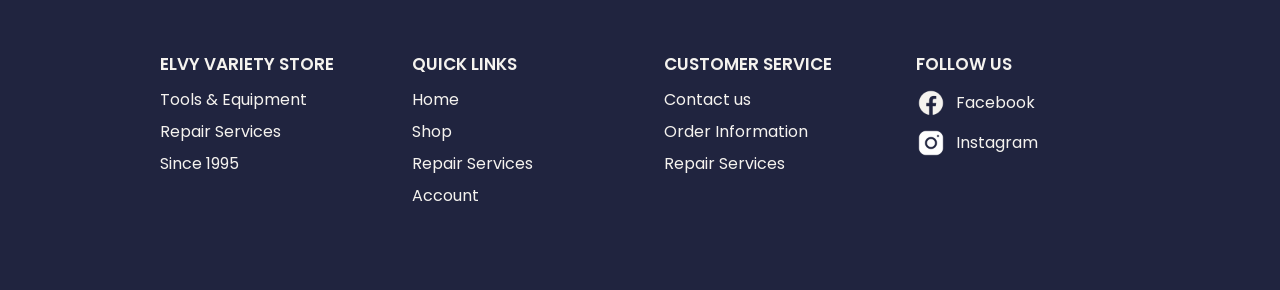
<file: contact.html>
<!DOCTYPE html>
<html lang="en">
    <head>
        <meta charset="UTF-8">
        <meta name="viewport" content="width=device-width, initial-scale=1.0">
        <title>Contact | Elvy Variety Store</title>
        <link rel="icon" href="images/favicon.ico">
        <meta name="description" content="Visit or contact Elvy Variety Store at Stall #12 Dau, Mart II Bldg., Mabalacat City, Pampanga.">
        <link rel="preconnect" href="https://fonts.googleapis.com">
        <link rel="preconnect" href="https://fonts.gstatic.com" crossorigin>
        <link href="https://fonts.googleapis.com/css2?family=Oswald:wght@200..700&family=Poppins:ital,wght@0,100;0,200;0,300;0,400;0,500;0,600;0,700;0,800;0,900;1,100;1,200;1,300;1,400;1,500;1,600;1,700;1,800;1,900&display=swap" rel="stylesheet">
        <link rel="stylesheet" href="css/styles.min.css">
        <script src="js/products.js" defer></script>
        <script src="js/script.js" defer></script>
        <script src="js/cart.js" defer></script>
    </head>
    <body class="page-contact">
        <!-- Header -->
        <a class="skip-link" href="#main-content">Skip to main content</a>
        <header class="site-header">
            <div class="container header-content">
                <button class="menu-button" type="button">
                    <span class="screen-reader-only control-label menu-label">Open navigation menu</span>
                    <span class="menu-line"></span>
                    <span class="menu-line"></span>
                    <span class="menu-line"></span>
                </button>
                <a class="brand" href="index.html">
                    <span class="brand-logo">
                        <img src="images/logo/logo.png" alt="Elvy Variety Store logo">
                    </span>
                    <span class="brand-text">
                        <strong>ELVY VARIETY STORE</strong>
                        <span>Since 1995</span>
                    </span>
                </a>
                <nav id="main-navigation" class="main-navigation">
                    <a href="index.html" class="nav-link">Home</a>
                    <a href="about.html" class="nav-link">About</a>
                    <a href="shop.html" class="nav-link">Shop</a>
                    <a href="repair.html" class="nav-link">Repair Services</a>
                    <a href="contact.html" class="nav-link">Contact</a>
                </nav>
                <div class="header-actions">
                    <a class="icon-link" href="shop.html#product-search">
                        <span class="screen-reader-only control-label search-label">Search products</span>
                        <img src="images/logo/search.png" alt="">
                    </a>
                    <a class="icon-link account-link" href="signup.html">
                        <span class="screen-reader-only control-label account-label">Account</span>
                        <img src="images/logo/account.png" alt="">
                    </a>
                    <a class="icon-link cart-link" href="cart.html">
                        <span class="screen-reader-only control-label cart-label">Cart, 0 items</span>
                        <img src="images/logo/cart.png" alt="">
                        <span class="cart-count" hidden>0</span>
                    </a>
                </div>
            </div>
        </header>
        <!-- Main Content -->
        <main id="main-content" class="contact-page">
            <!-- Contact Hero -->
            <section class="contact-hero">
                <div class="container service-hero-copy">
                    <span class="service-accent"></span>
                    <h1 class="page-heading">CONTACT US</h1>
                    <p>Have a question about a product or repair services? Get in touch with Elvy Variety Store.</p>
                </div>
            </section>
            <!-- Store Contact Information and Message Form -->
            <section class="contact-main container">
                <div class="contact-details">
                    <h2 id="contact-details-heading" class="service-section-title">GET IN TOUCH</h2>
                    <div class="contact-detail">
                        <h3>
                            <img src="images/store/address-icon.png" alt="">
                            ADDRESS
                        </h3>
                        <address>Stall #12 Dau, Mart II Bldg., Mabalacat City, Pampanga</address>
                    </div>
                    <div class="contact-detail">
                        <h3>
                            <img src="images/store/phone-icon.png" alt="">
                            CONTACT NUMBERS
                        </h3>
                        <ul class="contact-phone-list">
                            <li>
                                <a href="tel:09632595702">0963-259-5702</a>
                                – Jose
                            </li>
                            <li>
                                <a href="tel:09093886637">0909-388-6637</a>
                                – Elvy
                            </li>
                            <li>
                                <a href="tel:09630312920">0963-031-2920</a>
                                – Raymond
                            </li>
                            <li>
                                <a href="tel:09086809102">0908-680-9102</a>
                                – Pogs
                            </li>
                        </ul>
                    </div>
                    <div class="contact-detail">
                        <h3>
                            <img src="images/store/email-icon.png" alt="">
                            EMAIL
                        </h3>
                        <p>
                            <a href="mailto:elvy.variety@gmail.com">elvy.variety@gmail.com</a>
                        </p>
                    </div>
                    <div class="contact-detail" id="facebook">
                        <h3>
                            <img src="images/store/facebook-icon.png" alt="">
                            FACEBOOK
                        </h3>
                        <p>
                            <a href="https://www.facebook.com/elvy.variety/" target="_blank" rel="noopener noreferrer">Elvy Variety Store</a>
                        </p>
                    </div>
                </div>
                <!-- Send Us a Message -->
                <form class="service-form contact-form" id="contact-form" method="post">
                    <fieldset>
                        <legend class="service-legend-title">PREPARE A MESSAGE</legend>
                        <p class="account-unavailable">This form prepares an email draft. Review and send it in your email app; nothing is sent automatically.</p>
                        <div class="service-field">
                            <label for="contact-name">Name</label>
                            <input id="contact-name" name="name" type="text" placeholder="e.g. Juan Dela Cruz" required class="form-input">
                        </div>
                        <div class="service-field">
                            <label for="contact-email">Email</label>
                            <input id="contact-email" name="email" type="email" placeholder="you@example.com" required class="form-input">
                        </div>
                        <div class="service-field">
                            <label for="contact-phone">Contact Number</label>
                            <input id="contact-phone" name="phone" type="tel" placeholder="e.g. 0912 345 6789" required class="form-input">
                        </div>
                        <div class="service-field">
                            <label for="contact-message">Message</label>
                            <textarea id="contact-message" name="message" rows="4" placeholder="e.g. Is the 5HP engine available?" required class="form-input"></textarea>
                        </div>
                        <div class="service-form-actions">
                            <button class="button" id="contact-submit" type="submit" disabled>PREPARE EMAIL</button>
                            <button class="button button-secondary" type="reset">RESET</button>
                        </div>
                        <p class="form-status" role="status"></p>
                        <noscript><p>Enable JavaScript to prepare a draft, or email <a href="mailto:elvy.variety@gmail.com">elvy.variety@gmail.com</a>.</p></noscript>
                    </fieldset>
                </form>
            </section>
            <!-- Store Location and Opening Hours -->
            <section class="store-location">
                <div class="container store-location-layout">
                    <div class="store-location-copy">
                        <h2 id="store-location-heading" class="service-section-title">STORE LOCATION</h2>
                        <address>Stall #12 Dau, Mart II Bldg., Mabalacat City, Pampanga</address>
                        <h3>STORE HOURS</h3>
                        <p>Monday–Saturday: 8:00 AM–5:00 PM</p>
                        <p>Sunday: 8:00 AM–4:30 PM</p>
                    </div>
                    <figure class="store-map">
                        <iframe
                        src="https://www.google.com/maps/embed?pb=!1m18!1m12!1m3!1d4579.157876743139!2d120.58671851721257!3d15.180436776285656!2m3!1f0!2f0!3f0!3m2!1i1024!2i768!4f13.1!3m3!1m2!1s0x3396ed8d952d6b59%3A0xc5ecd60c12a80415!2sElvy%20Variety%20Store!5e0!3m2!1sen!2sph!4v1791657044712!5m2!1sen!2sph"
                        width="600"
                        height="450"
                        allowfullscreen
                        loading="lazy"
                        referrerpolicy="strict-origin-when-cross-origin"
                        title="Elvy Variety Store Location">
                        </iframe>
                        <figcaption>Elvy Variety Store in Dau, Mabalacat City, Pampanga.</figcaption>
                    </figure>
                </div>
            </section>
        </main>
        <!-- Footer -->
        <footer class="site-footer">
            <div class="container footer-grid">
                <section class="footer-column">
                    <h2>ELVY VARIETY STORE</h2>
                    <p>Tools &amp; Equipment</p>
                    <p>Repair Services</p>
                    <p>Since 1995</p>
                </section>
                <nav class="footer-column">
                    <h2>QUICK LINKS</h2>
                    <a href="index.html">Home</a>
                    <a href="shop.html">Shop</a>
                    <a href="repair.html">Repair Services</a>
                    <a href="signup.html">Account</a>
                </nav>
                <nav class="footer-column">
                    <h2>CUSTOMER SERVICE</h2>
                    <a href="contact.html">Contact us</a>
                    <a href="orders.html">Order Information</a>
                    <a href="repair.html">Repair Services</a>
                </nav>
                <section class="footer-column">
                    <h2>FOLLOW US</h2>
                    <a href="https://www.facebook.com/elvy.variety/" target="_blank" rel="noopener noreferrer">
                        <span class="social-item">
                            <img src="images/logo/facebook.png" alt="">
                            Facebook
                        </span>
                    </a>
                    <a href="https://www.instagram.com/christructure" target="_blank" rel="noopener noreferrer">
                        <span class="social-item">
                            <img src="images/logo/instagram.png" alt="">
                            Instagram
                        </span>
                    </a>
                </section>
            </div>
            <!-- Business Details for Printing -->
            <address class="container print-only print-contact">
                Stall #12 Dau, Mart II Bldg., Mabalacat City, Pampanga
                <br>
                0963-259-5702 — Jose · 0909-388-6637 — Elvy
                <br>
                0963-031-2920 — Raymond · 0908-680-9102 — Pogs
                <br>
                elvy.variety@gmail.com
                <br>
                Monday–Saturday: 8:00 AM–5:00 PM · Sunday: 8:00 AM–4:30 PM
            </address>
        </footer>
    </body>
</html>
</file>
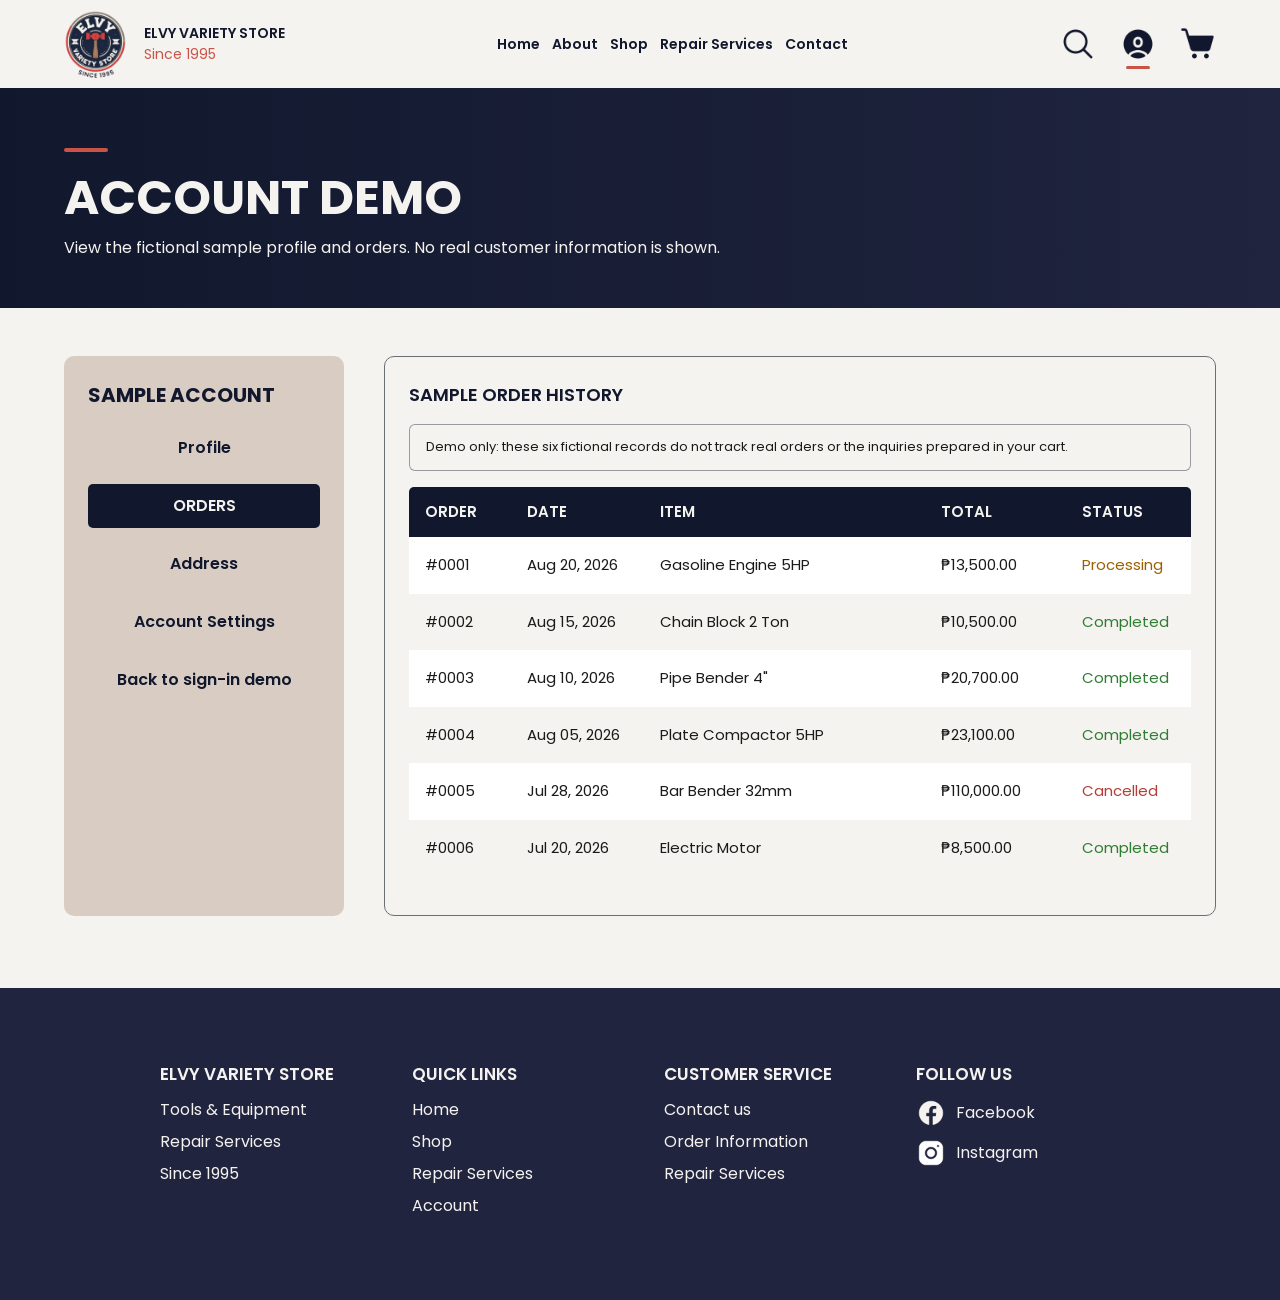
<file: orders.html>
<!DOCTYPE html>
<html lang="en">
    <head>
        <meta charset="UTF-8">
        <meta name="viewport" content="width=device-width, initial-scale=1.0">
        <meta name="description" content="View fictional sample order history for the Elvy Variety Store website demonstration.">
        <title>Sample Orders | Elvy Variety Store</title>
        <link rel="icon" href="images/favicon.ico">
        <link rel="preconnect" href="https://fonts.googleapis.com">
        <link rel="preconnect" href="https://fonts.gstatic.com" crossorigin>
        <link href="https://fonts.googleapis.com/css2?family=Oswald:wght@200..700&family=Poppins:ital,wght@0,100;0,200;0,300;0,400;0,500;0,600;0,700;0,800;0,900;1,100;1,200;1,300;1,400;1,500;1,600;1,700;1,800;1,900&display=swap" rel="stylesheet">
        <link rel="stylesheet" href="css/styles.min.css">
        <script src="js/products.js" defer></script>
        <script src="js/script.js" defer></script>
        <script src="js/cart.js" defer></script>
        <script src="js/account.js" defer></script>
    </head>
    <body class="page-orders">
        <!-- Header -->
        <a class="skip-link" href="#main-content">Skip to main content</a>
        <header class="site-header">
            <div class="container header-content">
                <button class="menu-button" type="button">
                    <span class="screen-reader-only control-label menu-label">Open navigation menu</span>
                    <span class="menu-line"></span>
                    <span class="menu-line"></span>
                    <span class="menu-line"></span>
                </button>
                <a class="brand" href="index.html">
                    <span class="brand-logo">
                        <img src="images/logo/logo.png" alt="Elvy Variety Store logo">
                    </span>
                    <span class="brand-text">
                        <strong>ELVY VARIETY STORE</strong>
                        <span>Since 1995</span>
                    </span>
                </a>
                <nav id="main-navigation" class="main-navigation">
                    <a href="index.html" class="nav-link">Home</a>
                    <a href="about.html" class="nav-link">About</a>
                    <a href="shop.html" class="nav-link">Shop</a>
                    <a href="repair.html" class="nav-link">Repair Services</a>
                    <a href="contact.html" class="nav-link">Contact</a>
                </nav>
                <div class="header-actions">
                    <a class="icon-link" href="shop.html#product-search">
                        <span class="screen-reader-only control-label search-label">Search products</span>
                        <img src="images/logo/search.png" alt="">
                    </a>
                    <a class="icon-link account-link" href="signup.html">
                        <span class="screen-reader-only control-label account-label">Account</span>
                        <img src="images/logo/account.png" alt="">
                    </a>
                    <a class="icon-link cart-link" href="cart.html">
                        <span class="screen-reader-only control-label cart-label">Cart, 0 items</span>
                        <img src="images/logo/cart.png" alt="">
                        <span class="cart-count" hidden>0</span>
                    </a>
                </div>
            </div>
        </header>
        <!-- Main Content -->
        <main id="main-content">
            <!-- Account Heading -->
            <section class="page-heading account-heading">
                <div class="container">
                    <h1>ACCOUNT DEMO</h1>
                    <p>View the fictional sample profile and orders. No real customer information is shown.</p>
                </div>
            </section>
            <div class="account-layout container">
                <!-- Account Menu -->
                <aside class="account-menu">
                    <h2 id="account-menu-title">SAMPLE ACCOUNT</h2>
                    <nav>
                        <a href="profile.html">Profile</a>
                        <a class="active" href="orders.html">ORDERS</a>
                        <button class="account-action" type="button" value="address">Address</button>
                        <button class="account-action" type="button" value="settings">Account Settings</button>
                        <a href="signin.html">Back to sign-in demo</a>
                    </nav>
                    <p id="account-menu-message" class="account-message" role="status" hidden></p>
                </aside>
                <div class="account-content">
                    <!-- Order History -->
                    <section class="account-panel order-history">
                        <h2 id="order-history-title">SAMPLE ORDER HISTORY</h2>
                        <p class="account-unavailable">Demo only: these six fictional records do not track real orders or the inquiries prepared in your cart.</p>
                        <table class="order-history-table">
                            <caption class="screen-reader-only">Fictional sample order history</caption>
                            <colgroup>
                                <col class="history-order-column">
                                <col class="history-date-column">
                                <col class="history-item-column">
                                <col class="history-total-column">
                                <col class="history-status-column">
                            </colgroup>
                            <thead>
                                <tr>
                                    <th scope="col">ORDER</th>
                                    <th scope="col">DATE</th>
                                    <th scope="col">ITEM</th>
                                    <th scope="col">TOTAL</th>
                                    <th scope="col">STATUS</th>
                                </tr>
                            </thead>
                            <tbody id="account-order-history">
                                <tr>
                                    <td>#0001</td>
                                    <td>Aug 20, 2026</td>
                                    <td>Gasoline Engine 5HP</td>
                                    <td>₱13,500.00</td>
                                    <td class="status-processing">Processing</td>
                                </tr>
                                <tr>
                                    <td>#0002</td>
                                    <td>Aug 15, 2026</td>
                                    <td>Chain Block 2 Ton</td>
                                    <td>₱10,500.00</td>
                                    <td class="status-completed">Completed</td>
                                </tr>
                                <tr>
                                    <td>#0003</td>
                                    <td>Aug 10, 2026</td>
                                    <td>Pipe Bender 4&quot;</td>
                                    <td>₱20,700.00</td>
                                    <td class="status-completed">Completed</td>
                                </tr>
                                <tr>
                                    <td>#0004</td>
                                    <td>Aug 05, 2026</td>
                                    <td>Plate Compactor 5HP</td>
                                    <td>₱23,100.00</td>
                                    <td class="status-completed">Completed</td>
                                </tr>
                                <tr>
                                    <td>#0005</td>
                                    <td>Jul 28, 2026</td>
                                    <td>Bar Bender 32mm</td>
                                    <td>₱110,000.00</td>
                                    <td class="status-cancelled">Cancelled</td>
                                </tr>
                                <tr>
                                    <td>#0006</td>
                                    <td>Jul 20, 2026</td>
                                    <td>Electric Motor</td>
                                    <td>₱8,500.00</td>
                                    <td class="status-completed">Completed</td>
                                </tr>
                            </tbody>
                        </table>
                    </section>
                </div>
            </div>
        </main>
        <!-- Footer -->
        <footer class="site-footer">
            <div class="container footer-grid">
                <section class="footer-column">
                    <h2>ELVY VARIETY STORE</h2>
                    <p>Tools &amp; Equipment</p>
                    <p>Repair Services</p>
                    <p>Since 1995</p>
                </section>
                <nav class="footer-column">
                    <h2>QUICK LINKS</h2>
                    <a href="index.html">Home</a>
                    <a href="shop.html">Shop</a>
                    <a href="repair.html">Repair Services</a>
                    <a href="signup.html">Account</a>
                </nav>
                <nav class="footer-column">
                    <h2>CUSTOMER SERVICE</h2>
                    <a href="contact.html">Contact us</a>
                    <a href="orders.html">Order Information</a>
                    <a href="repair.html">Repair Services</a>
                </nav>
                <section class="footer-column">
                    <h2>FOLLOW US</h2>
                    <a href="https://www.facebook.com/elvy.variety/" target="_blank" rel="noopener noreferrer">
                        <span class="social-item">
                            <img src="images/logo/facebook.png" alt="">
                            Facebook
                        </span>
                    </a>
                    <a href="https://www.instagram.com/christructure" target="_blank" rel="noopener noreferrer">
                        <span class="social-item">
                            <img src="images/logo/instagram.png" alt="">
                            Instagram
                        </span>
                    </a>
                </section>
            </div>
            <!-- Business Details for Printing -->
            <address class="container print-only print-contact">
                Stall #12 Dau, Mart II Bldg., Mabalacat City, Pampanga
                <br>
                0963-259-5702 — Jose · 0909-388-6637 — Elvy
                <br>
                0963-031-2920 — Raymond · 0908-680-9102 — Pogs
                <br>
                elvy.variety@gmail.com
                <br>
                Monday–Saturday: 8:00 AM–5:00 PM · Sunday: 8:00 AM–4:30 PM
            </address>
        </footer>
    </body>
</html>
</file>
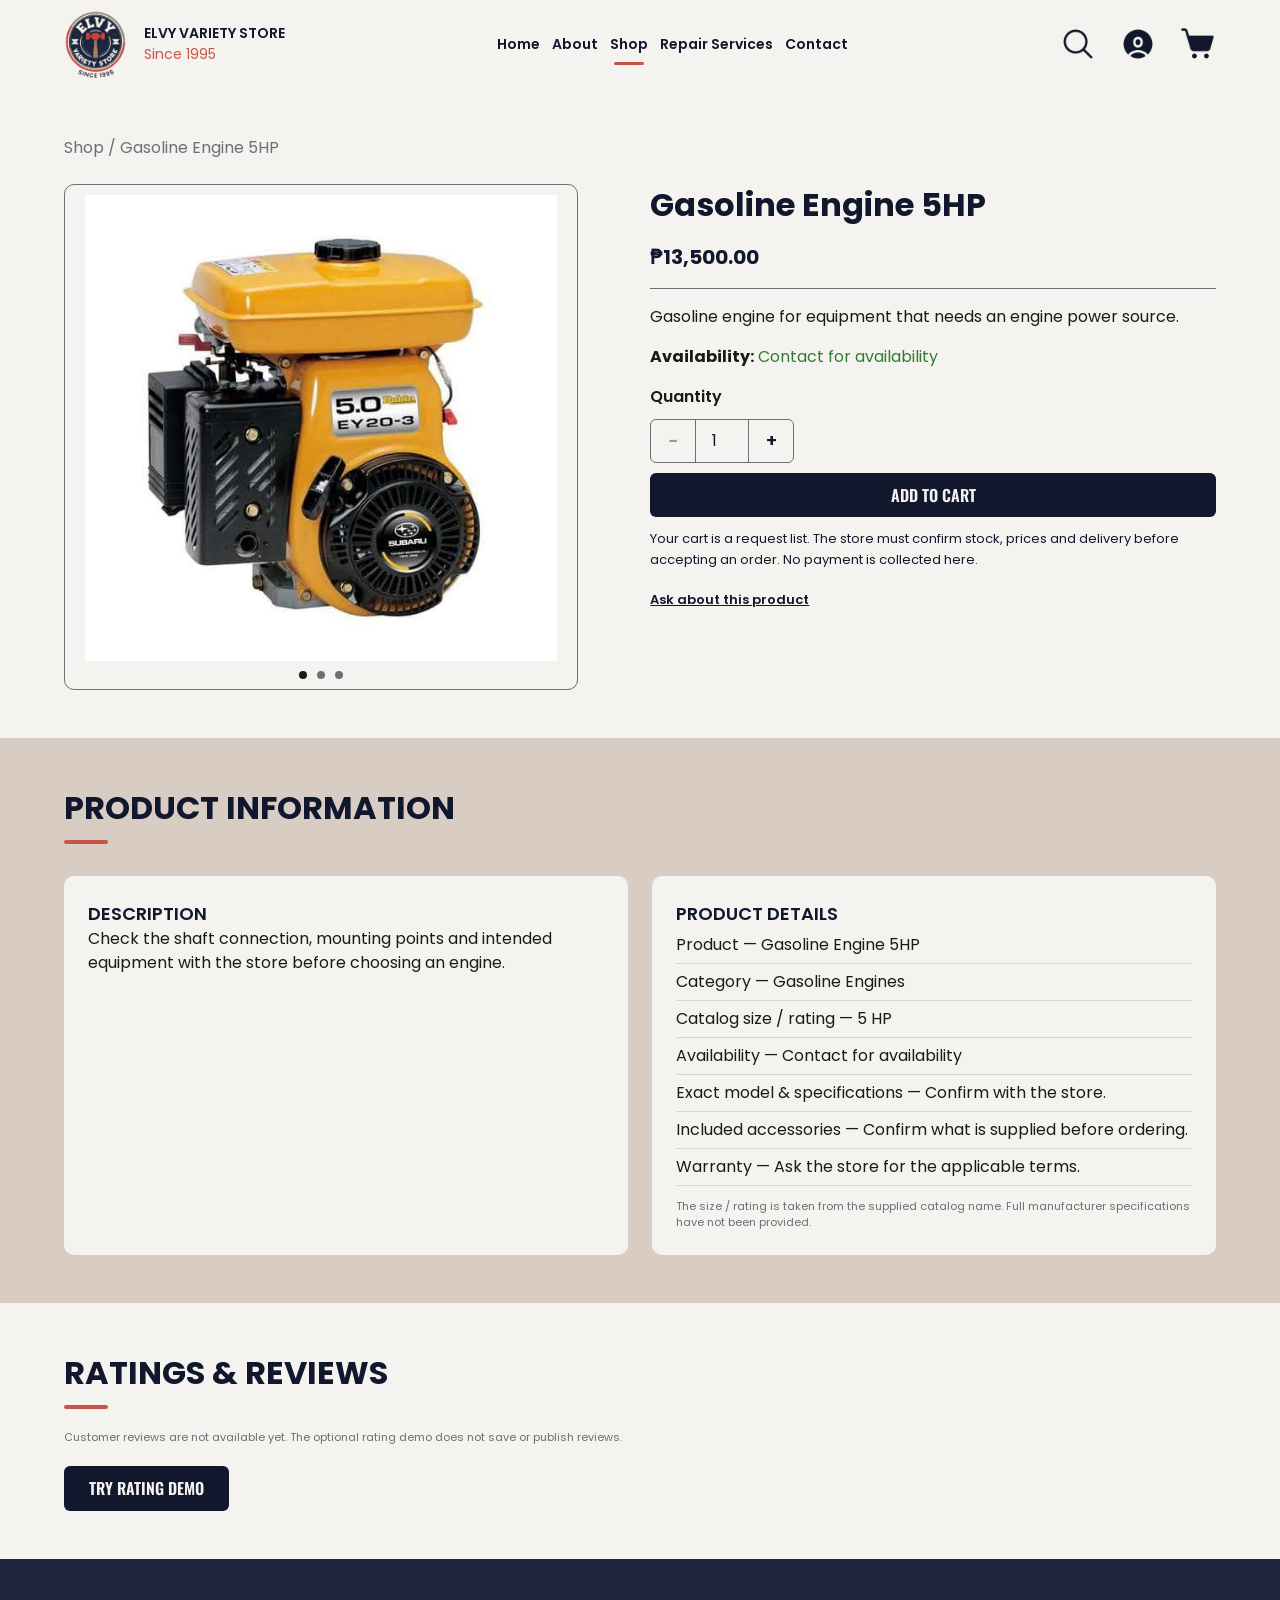
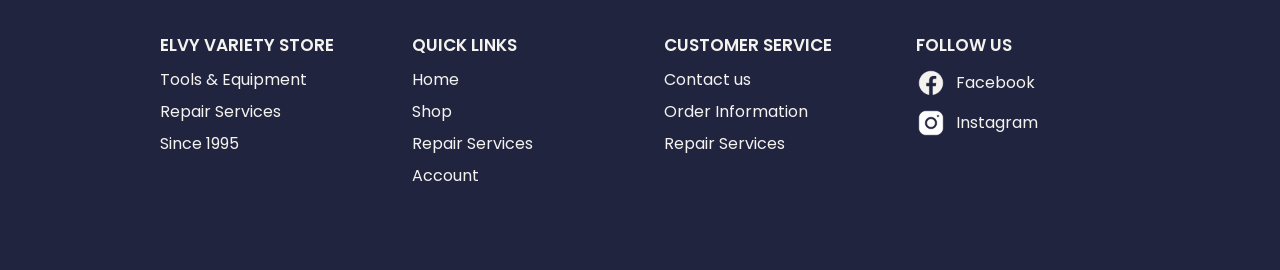
<file: product.html>
<!DOCTYPE html>
<html lang="en">
    <head>
        <meta charset="UTF-8">
        <meta name="viewport" content="width=device-width, initial-scale=1.0">
        <meta name="description" content="View product uses, catalog size labels and prices at Elvy Variety Store. Ask the store to confirm specifications and availability.">
        <title>Product Details | Elvy Variety Store</title>
        <link rel="icon" href="images/favicon.ico">
        <link rel="preconnect" href="https://fonts.googleapis.com">
        <link rel="preconnect" href="https://fonts.gstatic.com" crossorigin>
        <link href="https://fonts.googleapis.com/css2?family=Oswald:wght@200..700&family=Poppins:ital,wght@0,100;0,200;0,300;0,400;0,500;0,600;0,700;0,800;0,900;1,100;1,200;1,300;1,400;1,500;1,600;1,700;1,800;1,900&display=swap" rel="stylesheet">
        <link rel="stylesheet" href="css/styles.min.css">
        <script src="js/products.js" defer></script>
        <script src="js/script.js" defer></script>
        <script src="js/cart.js" defer></script>
    </head>
    <body class="page-product">
        <!-- Header -->
        <a class="skip-link" href="#main-content">Skip to main content</a>
        <header class="site-header">
            <div class="container header-content">
                <button class="menu-button" type="button">
                    <span class="screen-reader-only control-label menu-label">Open navigation menu</span>
                    <span class="menu-line"></span>
                    <span class="menu-line"></span>
                    <span class="menu-line"></span>
                </button>
                <a class="brand" href="index.html">
                    <span class="brand-logo">
                        <img src="images/logo/logo.png" alt="Elvy Variety Store logo">
                    </span>
                    <span class="brand-text">
                        <strong>ELVY VARIETY STORE</strong>
                        <span>Since 1995</span>
                    </span>
                </a>
                <nav id="main-navigation" class="main-navigation">
                    <a href="index.html" class="nav-link">Home</a>
                    <a href="about.html" class="nav-link">About</a>
                    <a href="shop.html" class="nav-link">Shop</a>
                    <a href="repair.html" class="nav-link">Repair Services</a>
                    <a href="contact.html" class="nav-link">Contact</a>
                </nav>
                <div class="header-actions">
                    <a class="icon-link" href="shop.html#product-search">
                        <span class="screen-reader-only control-label search-label">Search products</span>
                        <img src="images/logo/search.png" alt="">
                    </a>
                    <a class="icon-link account-link" href="signup.html">
                        <span class="screen-reader-only control-label account-label">Account</span>
                        <img src="images/logo/account.png" alt="">
                    </a>
                    <a class="icon-link cart-link" href="cart.html">
                        <span class="screen-reader-only control-label cart-label">Cart, 0 items</span>
                        <img src="images/logo/cart.png" alt="">
                        <span class="cart-count" hidden>0</span>
                    </a>
                </div>
            </div>
        </header>
        <!-- Main Content -->
        <main id="main-content">
            <!-- Product Image and Details -->
            <section class="product-main container" id="product-content">
                <p class="product-breadcrumb">
                    <a href="shop.html">Shop</a>
                    /
                    <span id="product-breadcrumb-name">Gasoline Engine 5HP</span>
                </p>
                <div class="product-top-grid">
                    <figure class="product-gallery">
                        <!-- Product photos are managed through the image paths in products.js. -->
                        <div class="commerce-product-image" id="product-image">
                            <img src="images/products/gasoline-engine.png" alt="Gasoline Engine 5HP">
                        </div>
                        <div class="gallery-dots">
                            <img src="images/products/gallery-dots.svg" alt="">
                        </div>
                        <figcaption id="product-image-caption">Gasoline Engine 5HP</figcaption>
                    </figure>
                    <div class="product-purchase">
                        <h1 id="product-title">Gasoline Engine 5HP</h1>
                        <p class="product-price" id="product-price">₱13,500.00</p>
                        <p class="product-description" id="product-description">Gasoline engine for equipment that needs an engine power source.</p>
                        <p class="product-availability">
                            <strong>Availability:</strong>
                            <span class="commerce-stock" id="product-availability">Contact for availability</span>
                        </p>
                        <label class="quantity-label" for="product-quantity">Quantity</label>
                        <div class="quantity-control">
                            <button type="button" id="product-decrease">
                                <span class="screen-reader-only control-label quantity-button-label">Decrease product quantity</span>
                                −
                            </button>
                            <input type="number" id="product-quantity" value="1" min="1" max="99" step="1" class="form-input quantity-input">
                            <button type="button" id="product-increase">
                                <span class="screen-reader-only control-label quantity-button-label">Increase product quantity</span>
                                +
                            </button>
                        </div>
                        <button class="commerce-button" type="button" id="product-add-cart">ADD TO CART</button>
                        <p class="commerce-small-note">Your cart is a request list. The store must confirm stock, prices and delivery before accepting an order. No payment is collected here.</p>
                        <a class="commerce-back-link" id="product-ask" href="mailto:elvy.variety@gmail.com?subject=Product%20inquiry%3A%20Gasoline%20Engine%205HP">Ask about this product</a>
                        <p class="commerce-message" id="product-cart-message" role="status" hidden></p>
                    </div>
                </div>
            </section>
            <section class="container commerce-not-found" id="product-not-found" hidden>
                <h1 class="page-heading">PRODUCT NOT FOUND</h1>
                <p>This product is not in the current catalog.</p>
                <a class="commerce-button" href="shop.html">RETURN TO SHOP</a>
            </section>
            <!-- Product Information -->
            <section class="product-information" id="product-information">
                <div class="container">
                    <h2 class="page-heading" id="product-information-title">PRODUCT INFORMATION</h2>
                    <div class="product-information-grid">
                        <article class="product-information-card">
                            <h3>DESCRIPTION</h3>
                            <p id="product-long-description">Check the shaft connection, mounting points and intended equipment with the store before choosing an engine.</p>
                        </article>
                        <article class="product-information-card">
                            <h3>PRODUCT DETAILS</h3>
                            <dl class="product-details-list">
                                <div>
                                    <dt>Product</dt>
                                    <dd id="product-detail-name">Gasoline Engine 5HP</dd>
                                </div>
                                <div>
                                    <dt>Category</dt>
                                    <dd id="product-detail-category">Gasoline Engines</dd>
                                </div>
                                <div>
                                    <dt>Catalog size / rating</dt>
                                    <dd id="product-detail-label">5 HP</dd>
                                </div>
                                <div>
                                    <dt>Availability</dt>
                                    <dd id="product-detail-availability">Contact for availability</dd>
                                </div>
                                <div>
                                    <dt>Exact model &amp; specifications</dt>
                                    <dd>Confirm with the store.</dd>
                                </div>
                                <div>
                                    <dt>Included accessories</dt>
                                    <dd>Confirm what is supplied before ordering.</dd>
                                </div>
                                <div>
                                    <dt>Warranty</dt>
                                    <dd>Ask the store for the applicable terms.</dd>
                                </div>
                            </dl>
                            <p class="commerce-small-note">The size / rating is taken from the supplied catalog name. Full manufacturer specifications have not been provided.</p>
                        </article>
                    </div>
                </div>
            </section>
            <!-- Customer Reviews -->
            <section class="product-reviews container" id="product-reviews">
                <h2 class="page-heading" id="reviews-title">RATINGS &amp; REVIEWS</h2>
                <p class="commerce-small-note">Customer reviews are not available yet. The optional rating demo does not save or publish reviews.</p>
                <button class="commerce-button" id="review-demo-toggle" type="button" hidden>TRY RATING DEMO</button>
                <form class="review-form" id="review-form" method="post" hidden>
                    <h3>TRY A SAMPLE REVIEW</h3>
                    <fieldset class="review-rating-options">
                        <legend>YOUR RATING</legend>
                        <div class="review-rating-stars">
                            <label>
                                <input type="radio" name="review-rating" value="1" required class="form-choice">
                                <img src="images/products/star-outline.png" alt="">
                                <span class="screen-reader-only">1 star</span>
                            </label>
                            <label>
                                <input type="radio" name="review-rating" value="2" class="form-choice">
                                <img src="images/products/star-outline.png" alt="">
                                <span class="screen-reader-only">2 stars</span>
                            </label>
                            <label>
                                <input type="radio" name="review-rating" value="3" class="form-choice">
                                <img src="images/products/star-outline.png" alt="">
                                <span class="screen-reader-only">3 stars</span>
                            </label>
                            <label>
                                <input type="radio" name="review-rating" value="4" class="form-choice">
                                <img src="images/products/star-outline.png" alt="">
                                <span class="screen-reader-only">4 stars</span>
                            </label>
                            <label>
                                <input type="radio" name="review-rating" value="5" class="form-choice">
                                <img src="images/products/star-outline.png" alt="">
                                <span class="screen-reader-only">5 stars</span>
                            </label>
                        </div>
                        <label class="review-half-rating">
                            <input type="checkbox" id="review-half-star" class="form-choice" disabled>
                            Half star
                        </label>
                        <p class="commerce-small-note" id="review-rating-value">No rating selected.</p>
                        <p class="commerce-small-note">Click a star for a whole rating. Double-click for half, or use the checkbox.</p>
                    </fieldset>
                    <label for="review-text">YOUR REVIEW</label>
                    <div class="review-submit-row">
                        <textarea id="review-text" name="review" placeholder="Write a sample review" rows="2" required minlength="5" class="form-input"></textarea>
                        <button class="commerce-button" id="review-submit" type="submit" disabled>TRY REVIEW FORM</button>
                    </div>
                    <p class="commerce-message" id="review-message" role="alert" hidden></p>
                </form>
            </section>
        </main>
        <!-- Footer -->
        <footer class="site-footer">
            <div class="container footer-grid">
                <section class="footer-column">
                    <h2>ELVY VARIETY STORE</h2>
                    <p>Tools &amp; Equipment</p>
                    <p>Repair Services</p>
                    <p>Since 1995</p>
                </section>
                <nav class="footer-column">
                    <h2>QUICK LINKS</h2>
                    <a href="index.html">Home</a>
                    <a href="shop.html">Shop</a>
                    <a href="repair.html">Repair Services</a>
                    <a href="signup.html">Account</a>
                </nav>
                <nav class="footer-column">
                    <h2>CUSTOMER SERVICE</h2>
                    <a href="contact.html">Contact us</a>
                    <a href="orders.html">Order Information</a>
                    <a href="repair.html">Repair Services</a>
                </nav>
                <section class="footer-column">
                    <h2>FOLLOW US</h2>
                    <a href="https://www.facebook.com/elvy.variety/" target="_blank" rel="noopener noreferrer">
                        <span class="social-item">
                            <img src="images/logo/facebook.png" alt="">
                            Facebook
                        </span>
                    </a>
                    <a href="https://www.instagram.com/christructure" target="_blank" rel="noopener noreferrer">
                        <span class="social-item">
                            <img src="images/logo/instagram.png" alt="">
                            Instagram
                        </span>
                    </a>
                </section>
            </div>
            <!-- Business Details for Printing -->
            <address class="container print-only print-contact">
                Stall #12 Dau, Mart II Bldg., Mabalacat City, Pampanga
                <br>
                0963-259-5702 — Jose · 0909-388-6637 — Elvy
                <br>
                0963-031-2920 — Raymond · 0908-680-9102 — Pogs
                <br>
                elvy.variety@gmail.com
                <br>
                Monday–Saturday: 8:00 AM–5:00 PM · Sunday: 8:00 AM–4:30 PM
            </address>
        </footer>
    </body>
</html>
</file>
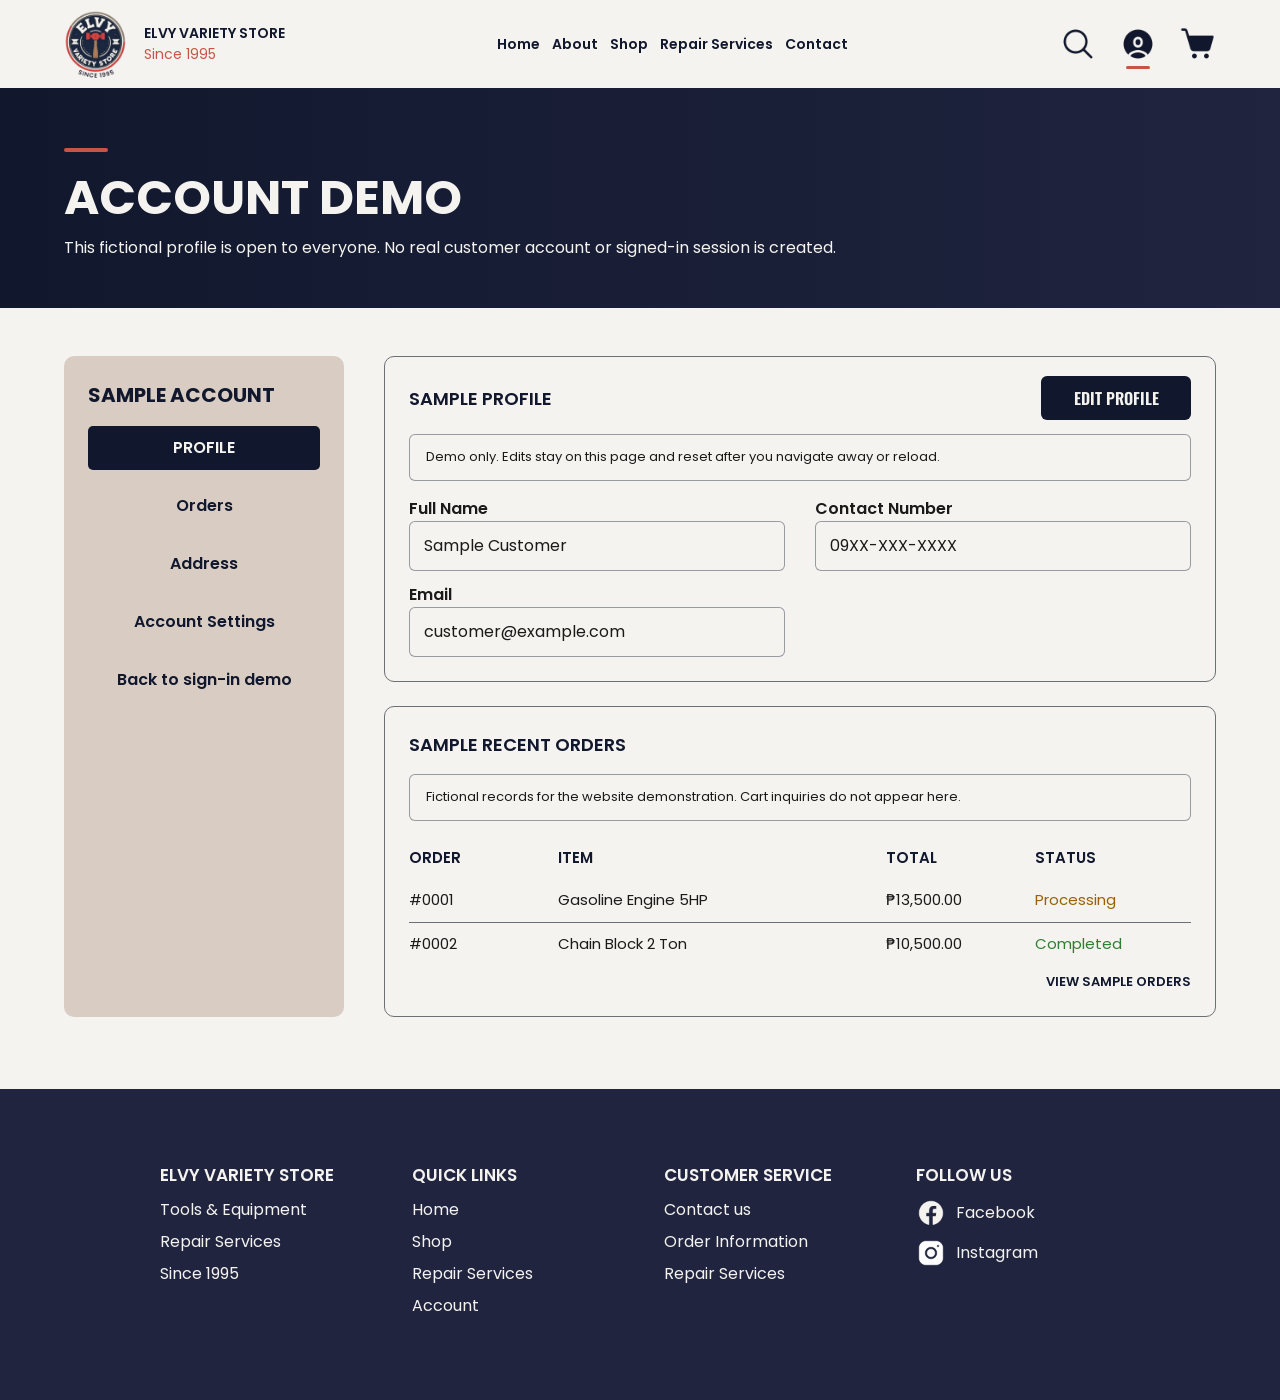
<file: profile.html>
<!DOCTYPE html>
<html lang="en">
    <head>
        <meta charset="UTF-8">
        <meta name="viewport" content="width=device-width, initial-scale=1.0">
        <meta name="description" content="View a fictional Elvy Variety Store sample profile. Profile changes last only on the current page.">
        <title>Profile Demo | Elvy Variety Store</title>
        <link rel="icon" href="images/favicon.ico">
        <link rel="preconnect" href="https://fonts.googleapis.com">
        <link rel="preconnect" href="https://fonts.gstatic.com" crossorigin>
        <link href="https://fonts.googleapis.com/css2?family=Oswald:wght@200..700&family=Poppins:ital,wght@0,100;0,200;0,300;0,400;0,500;0,600;0,700;0,800;0,900;1,100;1,200;1,300;1,400;1,500;1,600;1,700;1,800;1,900&display=swap" rel="stylesheet">
        <link rel="stylesheet" href="css/styles.min.css">
        <script src="js/products.js" defer></script>
        <script src="js/script.js" defer></script>
        <script src="js/cart.js" defer></script>
        <script src="js/account.js" defer></script>
    </head>
    <body class="page-profile">
        <!-- Header -->
        <a class="skip-link" href="#main-content">Skip to main content</a>
        <header class="site-header">
            <div class="container header-content">
                <button class="menu-button" type="button">
                    <span class="screen-reader-only control-label menu-label">Open navigation menu</span>
                    <span class="menu-line"></span>
                    <span class="menu-line"></span>
                    <span class="menu-line"></span>
                </button>
                <a class="brand" href="index.html">
                    <span class="brand-logo">
                        <img src="images/logo/logo.png" alt="Elvy Variety Store logo">
                    </span>
                    <span class="brand-text">
                        <strong>ELVY VARIETY STORE</strong>
                        <span>Since 1995</span>
                    </span>
                </a>
                <nav id="main-navigation" class="main-navigation">
                    <a href="index.html" class="nav-link">Home</a>
                    <a href="about.html" class="nav-link">About</a>
                    <a href="shop.html" class="nav-link">Shop</a>
                    <a href="repair.html" class="nav-link">Repair Services</a>
                    <a href="contact.html" class="nav-link">Contact</a>
                </nav>
                <div class="header-actions">
                    <a class="icon-link" href="shop.html#product-search">
                        <span class="screen-reader-only control-label search-label">Search products</span>
                        <img src="images/logo/search.png" alt="">
                    </a>
                    <a class="icon-link account-link" href="signup.html">
                        <span class="screen-reader-only control-label account-label">Account</span>
                        <img src="images/logo/account.png" alt="">
                    </a>
                    <a class="icon-link cart-link" href="cart.html">
                        <span class="screen-reader-only control-label cart-label">Cart, 0 items</span>
                        <img src="images/logo/cart.png" alt="">
                        <span class="cart-count" hidden>0</span>
                    </a>
                </div>
            </div>
        </header>
        <!-- Main Content -->
        <main id="main-content">
            <!-- Account Heading -->
            <section class="page-heading account-heading">
                <div class="container">
                    <h1>ACCOUNT DEMO</h1>
                    <p>This fictional profile is open to everyone. No real customer account or signed-in session is created.</p>
                </div>
            </section>
            <div class="account-layout container">
                <!-- Account Menu -->
                <aside class="account-menu">
                    <h2 id="account-menu-title">SAMPLE ACCOUNT</h2>
                    <nav>
                        <a class="active" href="profile.html">PROFILE</a>
                        <a href="orders.html">Orders</a>
                        <button class="account-action" type="button" value="address">Address</button>
                        <button class="account-action" type="button" value="settings">Account Settings</button>
                        <a href="signin.html">Back to sign-in demo</a>
                    </nav>
                    <p id="account-menu-message" class="account-message" role="status" hidden></p>
                </aside>
                <div class="account-content">
                    <!-- Profile Information -->
                    <section class="account-panel profile-panel">
                        <form id="profile-form">
                            <div class="account-panel-heading">
                                <h2 id="profile-title">SAMPLE PROFILE</h2>
                                <button id="edit-profile" class="account-primary-button" type="button">EDIT PROFILE</button>
                            </div>
                            <p class="account-unavailable">Demo only. Edits stay on this page and reset after you navigate away or reload.</p>
                            <div class="profile-fields" id="profile-fields">
                                <div class="profile-field profile-name">
                                    <label for="profile-name">Full Name</label>
                                    <input id="profile-name" name="name" type="text" value="Sample Customer" disabled required class="form-input">
                                </div>
                                <div class="profile-field profile-contact">
                                    <label for="profile-contact">Contact Number</label>
                                    <input id="profile-contact" name="contact" type="tel" value="09XX-XXX-XXXX" disabled required class="form-input">
                                </div>
                                <div class="profile-field profile-email">
                                    <label for="profile-email">Email</label>
                                    <input id="profile-email" name="email" type="email" value="customer@example.com" disabled required class="form-input">
                                </div>
                            </div>
                            <p id="profile-result" class="account-message" role="status" hidden></p>
                        </form>
                    </section>
                    <!-- Recent Orders -->
                    <section class="account-panel recent-orders">
                        <h2 id="recent-orders-title">SAMPLE RECENT ORDERS</h2>
                        <p class="account-unavailable">Fictional records for the website demonstration. Cart inquiries do not appear here.</p>
                        <table class="recent-orders-table">
                            <caption class="screen-reader-only">Recent sample orders</caption>
                            <colgroup>
                                <col class="recent-order-column">
                                <col class="recent-item-column">
                                <col class="recent-total-column">
                                <col class="recent-status-column">
                            </colgroup>
                            <thead>
                                <tr>
                                    <th scope="col">ORDER</th>
                                    <th scope="col">ITEM</th>
                                    <th scope="col">TOTAL</th>
                                    <th scope="col">STATUS</th>
                                </tr>
                            </thead>
                            <tbody id="recent-order-list">
                                <tr>
                                    <td>#0001</td>
                                    <td>Gasoline Engine 5HP</td>
                                    <td>₱13,500.00</td>
                                    <td class="status-processing">Processing</td>
                                </tr>
                                <tr>
                                    <td>#0002</td>
                                    <td>Chain Block 2 Ton</td>
                                    <td>₱10,500.00</td>
                                    <td class="status-completed">Completed</td>
                                </tr>
                            </tbody>
                        </table>
                        <a class="view-orders-link" href="orders.html">VIEW SAMPLE ORDERS</a>
                    </section>
                </div>
            </div>
        </main>
        <!-- Footer -->
        <footer class="site-footer">
            <div class="container footer-grid">
                <section class="footer-column">
                    <h2>ELVY VARIETY STORE</h2>
                    <p>Tools &amp; Equipment</p>
                    <p>Repair Services</p>
                    <p>Since 1995</p>
                </section>
                <nav class="footer-column">
                    <h2>QUICK LINKS</h2>
                    <a href="index.html">Home</a>
                    <a href="shop.html">Shop</a>
                    <a href="repair.html">Repair Services</a>
                    <a href="signup.html">Account</a>
                </nav>
                <nav class="footer-column">
                    <h2>CUSTOMER SERVICE</h2>
                    <a href="contact.html">Contact us</a>
                    <a href="orders.html">Order Information</a>
                    <a href="repair.html">Repair Services</a>
                </nav>
                <section class="footer-column">
                    <h2>FOLLOW US</h2>
                    <a href="https://www.facebook.com/elvy.variety/" target="_blank" rel="noopener noreferrer">
                        <span class="social-item">
                            <img src="images/logo/facebook.png" alt="">
                            Facebook
                        </span>
                    </a>
                    <a href="https://www.instagram.com/christructure" target="_blank" rel="noopener noreferrer">
                        <span class="social-item">
                            <img src="images/logo/instagram.png" alt="">
                            Instagram
                        </span>
                    </a>
                </section>
            </div>
            <!-- Business Details for Printing -->
            <address class="container print-only print-contact">
                Stall #12 Dau, Mart II Bldg., Mabalacat City, Pampanga
                <br>
                0963-259-5702 — Jose · 0909-388-6637 — Elvy
                <br>
                0963-031-2920 — Raymond · 0908-680-9102 — Pogs
                <br>
                elvy.variety@gmail.com
                <br>
                Monday–Saturday: 8:00 AM–5:00 PM · Sunday: 8:00 AM–4:30 PM
            </address>
        </footer>
    </body>
</html>
</file>
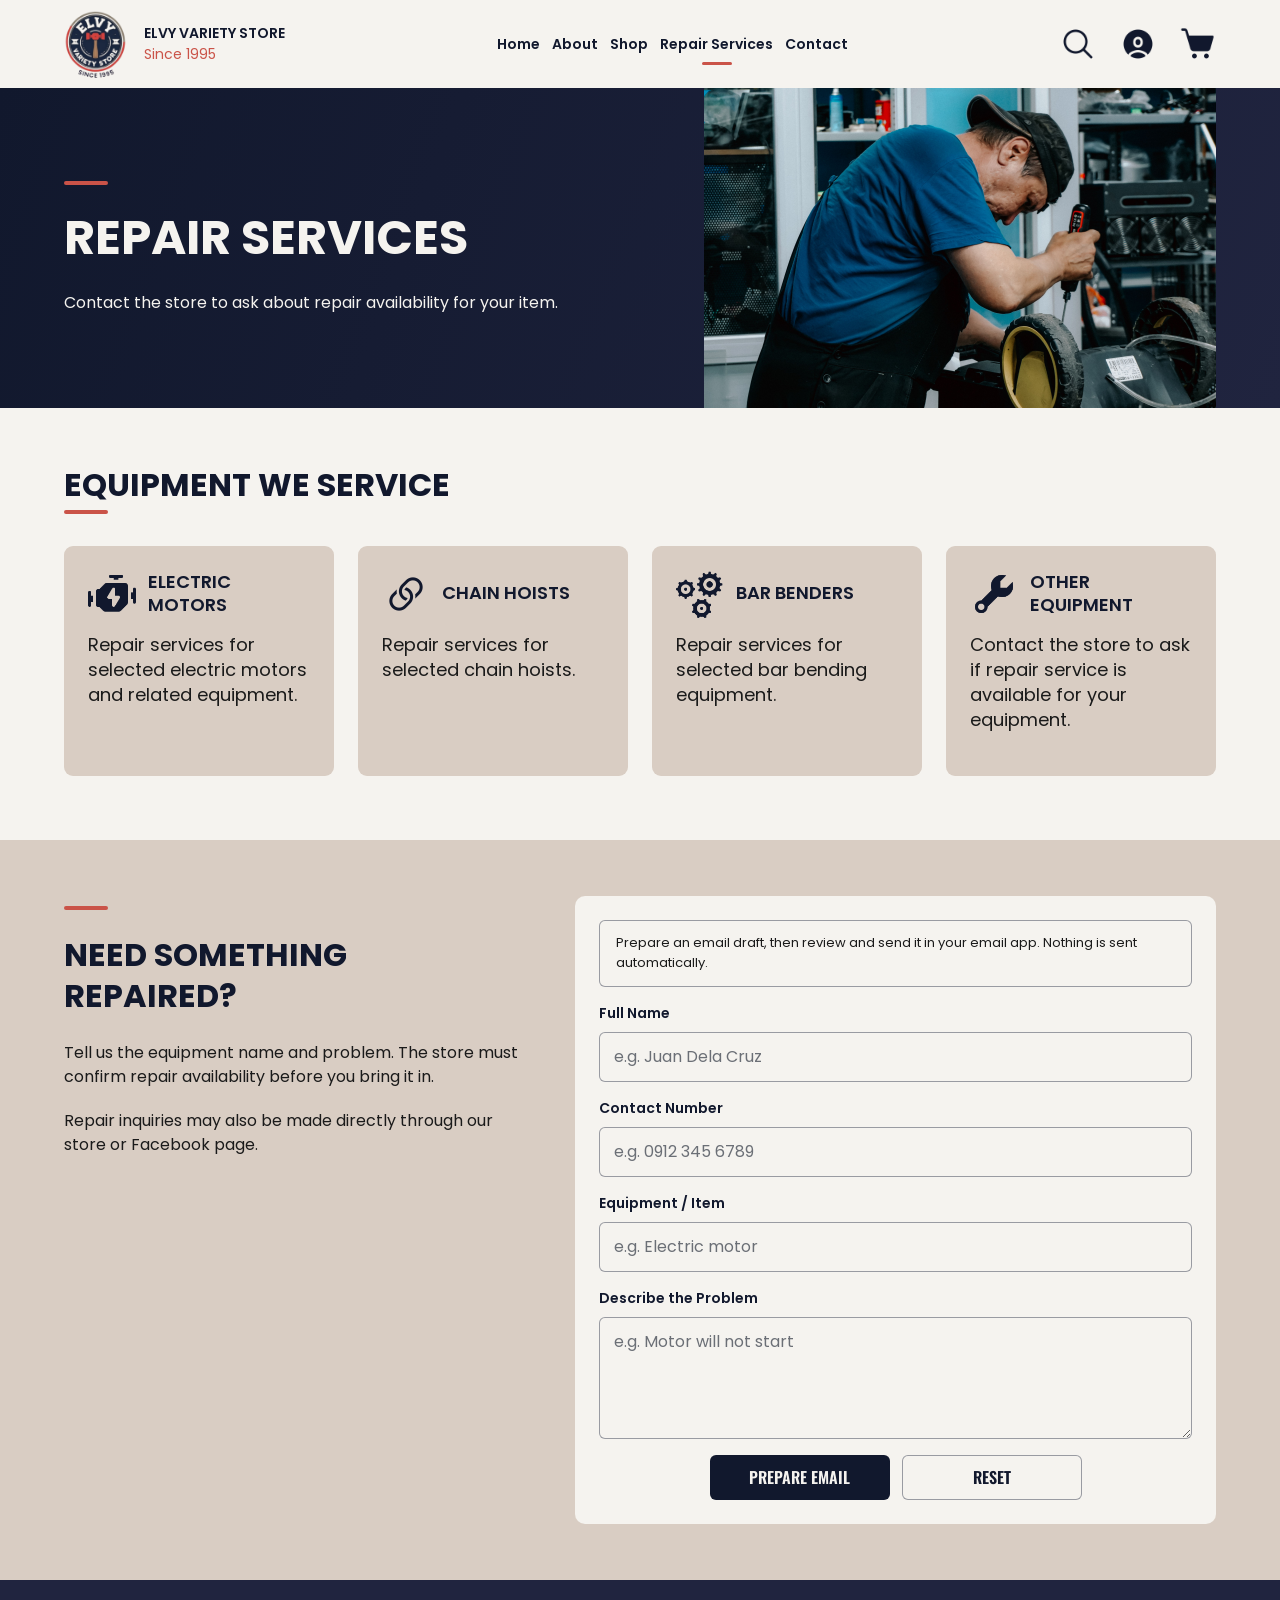
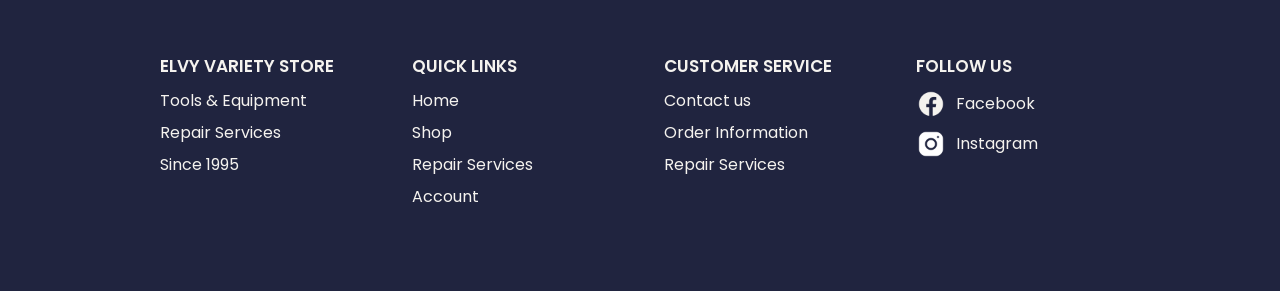
<file: repair.html>
<!DOCTYPE html>
<html lang="en">
    <head>
        <meta charset="UTF-8">
        <meta name="viewport" content="width=device-width, initial-scale=1.0">
        <title>Repair Services | Elvy Variety Store</title>
        <link rel="icon" href="images/favicon.ico">
        <meta name="description" content="Ask Elvy Variety Store about repair availability for selected electric motors, chain hoists, bar benders, and other equipment.">
        <link rel="preconnect" href="https://fonts.googleapis.com">
        <link rel="preconnect" href="https://fonts.gstatic.com" crossorigin>
        <link href="https://fonts.googleapis.com/css2?family=Oswald:wght@200..700&family=Poppins:ital,wght@0,100;0,200;0,300;0,400;0,500;0,600;0,700;0,800;0,900;1,100;1,200;1,300;1,400;1,500;1,600;1,700;1,800;1,900&display=swap" rel="stylesheet">
        <link rel="stylesheet" href="css/styles.min.css">
        <script src="js/products.js" defer></script>
        <script src="js/script.js" defer></script>
        <script src="js/cart.js" defer></script>
    </head>
    <body class="page-repair">
        <!-- Header -->
        <a class="skip-link" href="#main-content">Skip to main content</a>
        <header class="site-header">
            <div class="container header-content">
                <button class="menu-button" type="button">
                    <span class="screen-reader-only control-label menu-label">Open navigation menu</span>
                    <span class="menu-line"></span>
                    <span class="menu-line"></span>
                    <span class="menu-line"></span>
                </button>
                <a class="brand" href="index.html">
                    <span class="brand-logo">
                        <img src="images/logo/logo.png" alt="Elvy Variety Store logo">
                    </span>
                    <span class="brand-text">
                        <strong>ELVY VARIETY STORE</strong>
                        <span>Since 1995</span>
                    </span>
                </a>
                <nav id="main-navigation" class="main-navigation">
                    <a href="index.html" class="nav-link">Home</a>
                    <a href="about.html" class="nav-link">About</a>
                    <a href="shop.html" class="nav-link">Shop</a>
                    <a href="repair.html" class="nav-link">Repair Services</a>
                    <a href="contact.html" class="nav-link">Contact</a>
                </nav>
                <div class="header-actions">
                    <a class="icon-link" href="shop.html#product-search">
                        <span class="screen-reader-only control-label search-label">Search products</span>
                        <img src="images/logo/search.png" alt="">
                    </a>
                    <a class="icon-link account-link" href="signup.html">
                        <span class="screen-reader-only control-label account-label">Account</span>
                        <img src="images/logo/account.png" alt="">
                    </a>
                    <a class="icon-link cart-link" href="cart.html">
                        <span class="screen-reader-only control-label cart-label">Cart, 0 items</span>
                        <img src="images/logo/cart.png" alt="">
                        <span class="cart-count" hidden>0</span>
                    </a>
                </div>
            </div>
        </header>
        <!-- Main Content -->
        <main id="main-content" class="repair-page">
            <!-- Repair Services Hero -->
            <section class="repair-hero">
                <div class="container repair-hero-layout">
                    <div class="service-hero-copy">
                        <span class="service-accent"></span>
                        <h1 class="page-heading">REPAIR SERVICES</h1>
                        <p>Contact the store to ask about repair availability for your item.</p>
                    </div>
                    <figure class="repair-hero-image">
                        <img class="repair-service-photo" src="images/services/repair-service.png" alt="A person working on equipment in a repair workshop">
                        <figcaption class="service-image-caption">Repair services for selected equipment.</figcaption>
                    </figure>
                </div>
            </section>
            <!-- Equipment We Service -->
            <section class="equipment-services container">
                <h2 id="equipment-heading" class="service-section-title">EQUIPMENT WE SERVICE</h2>
                <div class="service-cards">
                    <article class="service-card">
                        <div class="service-card-heading">
                            <img class="service-icon" src="images/services/motor-icon.png" alt="">
                            <h3>ELECTRIC MOTORS</h3>
                        </div>
                        <p>Repair services for selected electric motors and related equipment.</p>
                    </article>
                    <article class="service-card">
                        <div class="service-card-heading">
                            <img class="service-icon" src="images/services/chain-icon.png" alt="">
                            <h3>CHAIN HOISTS</h3>
                        </div>
                        <p>Repair services for selected chain hoists.</p>
                    </article>
                    <article class="service-card">
                        <div class="service-card-heading">
                            <img class="service-icon" src="images/services/gears-icon.png" alt="">
                            <h3>BAR BENDERS</h3>
                        </div>
                        <p>Repair services for selected bar bending equipment.</p>
                    </article>
                    <article class="service-card">
                        <div class="service-card-heading">
                            <img class="service-icon" src="images/services/wrench-icon.png" alt="">
                            <h3>OTHER EQUIPMENT</h3>
                        </div>
                        <p>Contact the store to ask if repair service is available for your equipment.</p>
                    </article>
                </div>
            </section>
            <!-- Repair Inquiry Form -->
            <section class="repair-inquiry">
                <div class="container repair-inquiry-layout">
                    <div class="repair-inquiry-copy">
                        <h2 id="repair-inquiry-heading" class="service-section-title">NEED SOMETHING REPAIRED?</h2>
                        <p>Tell us the equipment name and problem. The store must confirm repair availability before you bring it in.</p>
                        <p>Repair inquiries may also be made directly through our store or Facebook page.</p>
                    </div>
                    <form class="service-form repair-form" id="repair-form" method="post">
                        <fieldset>
                            <legend class="service-hidden-legend">Repair inquiry</legend>
                            <p class="account-unavailable">Prepare an email draft, then review and send it in your email app. Nothing is sent automatically.</p>
                            <div class="service-field">
                                <label for="repair-name">Full Name</label>
                                <input id="repair-name" name="name" type="text" placeholder="e.g. Juan Dela Cruz" required class="form-input">
                            </div>
                            <div class="service-field">
                                <label for="repair-phone">Contact Number</label>
                                <input id="repair-phone" name="phone" type="tel" placeholder="e.g. 0912 345 6789" required class="form-input">
                            </div>
                            <div class="service-field">
                                <label for="repair-equipment">Equipment / Item</label>
                                <input id="repair-equipment" name="equipment" type="text" placeholder="e.g. Electric motor" required class="form-input">
                            </div>
                            <div class="service-field">
                                <label for="repair-problem">Describe the Problem</label>
                                <textarea id="repair-problem" name="problem" rows="4" placeholder="e.g. Motor will not start" required class="form-input"></textarea>
                            </div>
                            <div class="service-form-actions">
                                <button class="button" id="repair-submit" type="submit" disabled>PREPARE EMAIL</button>
                                <button class="button button-secondary" type="reset">RESET</button>
                            </div>
                            <p class="form-status" role="status"></p>
                            <noscript><p>Enable JavaScript to prepare a draft, or email <a href="mailto:elvy.variety@gmail.com">elvy.variety@gmail.com</a>.</p></noscript>
                        </fieldset>
                    </form>
                </div>
            </section>
        </main>
        <!-- Footer -->
        <footer class="site-footer">
            <div class="container footer-grid">
                <section class="footer-column">
                    <h2>ELVY VARIETY STORE</h2>
                    <p>Tools &amp; Equipment</p>
                    <p>Repair Services</p>
                    <p>Since 1995</p>
                </section>
                <nav class="footer-column">
                    <h2>QUICK LINKS</h2>
                    <a href="index.html">Home</a>
                    <a href="shop.html">Shop</a>
                    <a href="repair.html">Repair Services</a>
                    <a href="signup.html">Account</a>
                </nav>
                <nav class="footer-column">
                    <h2>CUSTOMER SERVICE</h2>
                    <a href="contact.html">Contact us</a>
                    <a href="orders.html">Order Information</a>
                    <a href="repair.html">Repair Services</a>
                </nav>
                <section class="footer-column">
                    <h2>FOLLOW US</h2>
                    <a href="https://www.facebook.com/elvy.variety/" target="_blank" rel="noopener noreferrer">
                        <span class="social-item">
                            <img src="images/logo/facebook.png" alt="">
                            Facebook
                        </span>
                    </a>
                    <a href="https://www.instagram.com/christructure" target="_blank" rel="noopener noreferrer">
                        <span class="social-item">
                            <img src="images/logo/instagram.png" alt="">
                            Instagram
                        </span>
                    </a>
                </section>
            </div>
            <!-- Business Details for Printing -->
            <address class="container print-only print-contact">
                Stall #12 Dau, Mart II Bldg., Mabalacat City, Pampanga
                <br>
                0963-259-5702 — Jose · 0909-388-6637 — Elvy
                <br>
                0963-031-2920 — Raymond · 0908-680-9102 — Pogs
                <br>
                elvy.variety@gmail.com
                <br>
                Monday–Saturday: 8:00 AM–5:00 PM · Sunday: 8:00 AM–4:30 PM
            </address>
        </footer>
    </body>
</html>
</file>
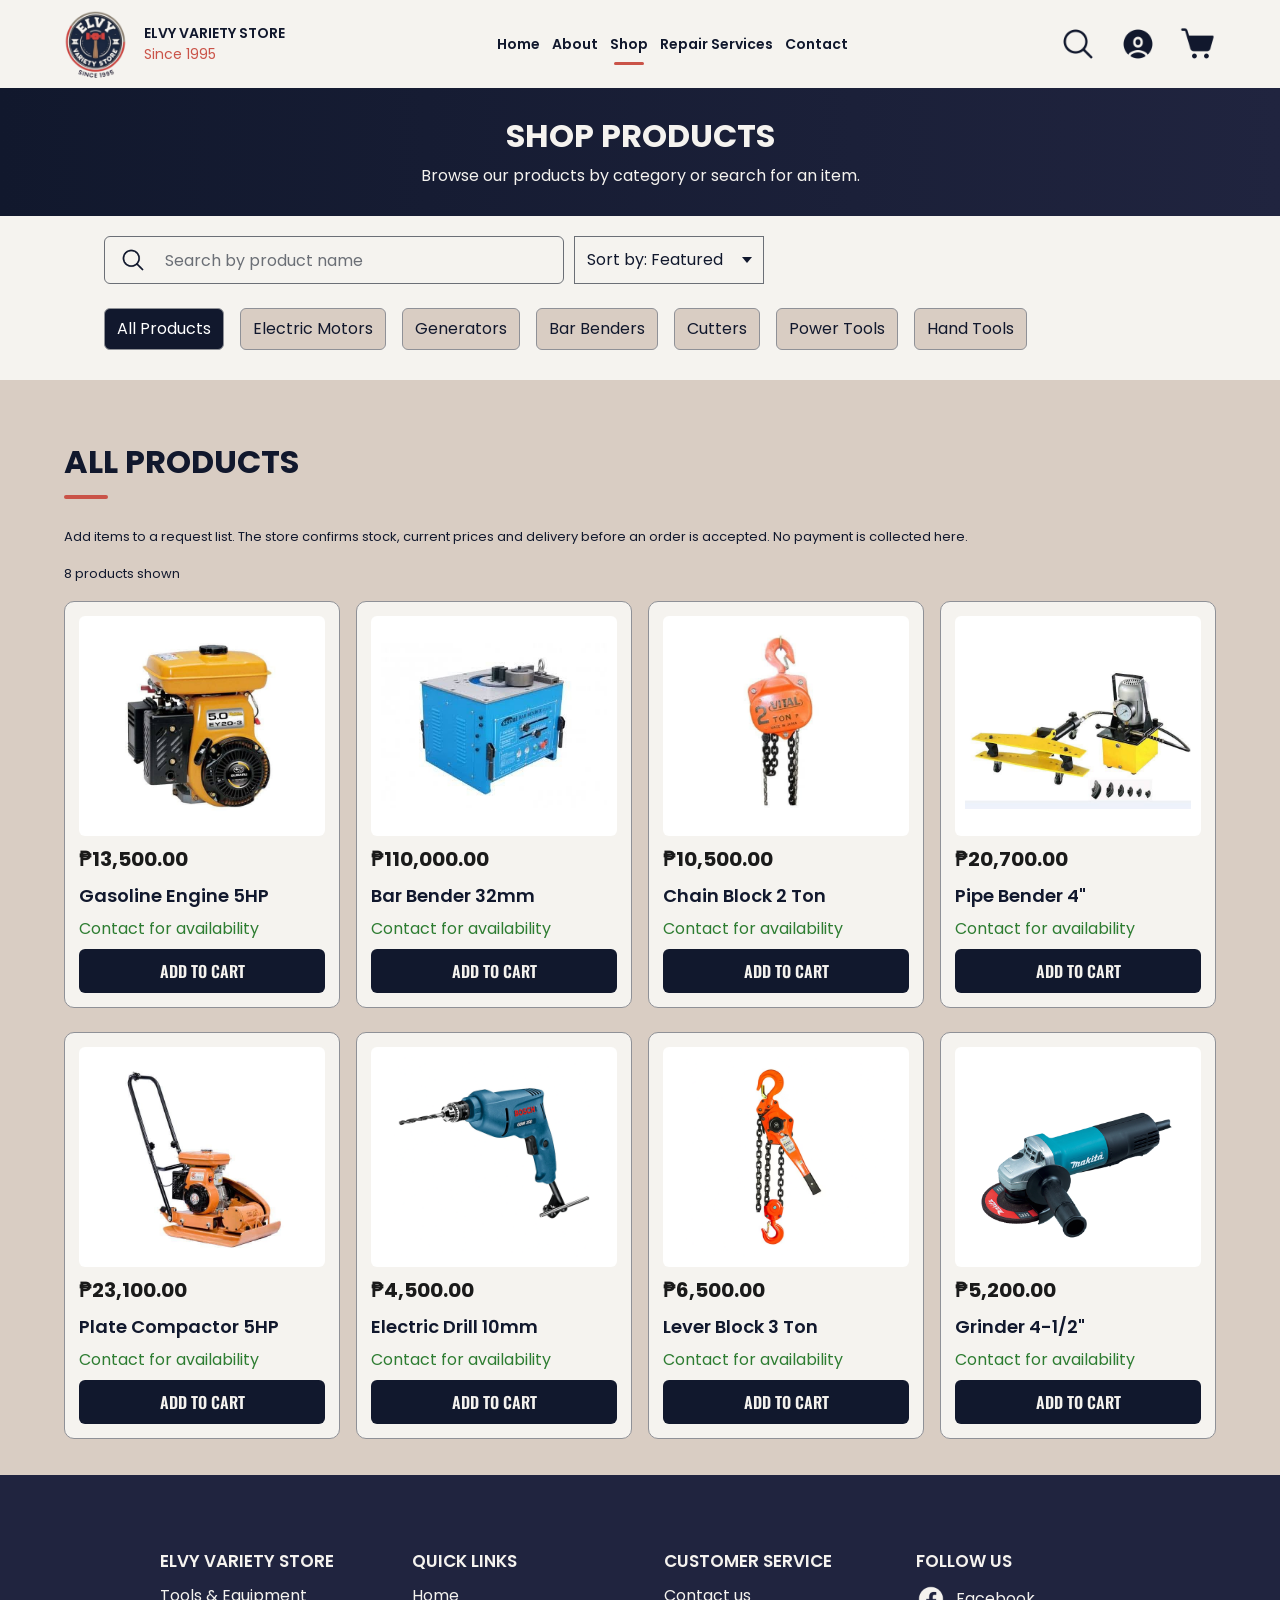
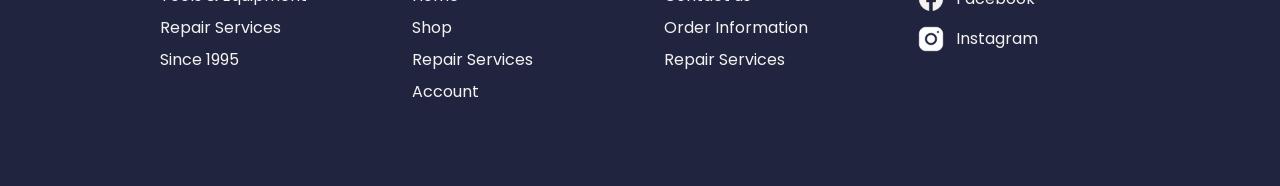
<file: shop.html>
<!DOCTYPE html>
<html lang="en">
    <head>
        <meta charset="UTF-8">
        <meta name="viewport" content="width=device-width, initial-scale=1.0">
        <meta name="description" content="Search and compare Elvy Variety Store's tool and equipment catalog by category, name or price, then prepare an availability request.">
        <title>Shop | Elvy Variety Store</title>
        <link rel="icon" href="images/favicon.ico">
        <link rel="preconnect" href="https://fonts.googleapis.com">
        <link rel="preconnect" href="https://fonts.gstatic.com" crossorigin>
        <link href="https://fonts.googleapis.com/css2?family=Oswald:wght@200..700&family=Poppins:ital,wght@0,100;0,200;0,300;0,400;0,500;0,600;0,700;0,800;0,900;1,100;1,200;1,300;1,400;1,500;1,600;1,700;1,800;1,900&display=swap" rel="stylesheet">
        <link rel="stylesheet" href="css/styles.min.css">
        <script src="js/products.js" defer></script>
        <script src="js/script.js" defer></script>
        <script src="js/cart.js" defer></script>
    </head>
    <body class="page-shop">
        <!-- Header -->
        <a class="skip-link" href="#main-content">Skip to main content</a>
        <header class="site-header">
            <div class="container header-content">
                <button class="menu-button" type="button">
                    <span class="screen-reader-only control-label menu-label">Open navigation menu</span>
                    <span class="menu-line"></span>
                    <span class="menu-line"></span>
                    <span class="menu-line"></span>
                </button>
                <a class="brand" href="index.html">
                    <span class="brand-logo">
                        <img src="images/logo/logo.png" alt="Elvy Variety Store logo">
                    </span>
                    <span class="brand-text">
                        <strong>ELVY VARIETY STORE</strong>
                        <span>Since 1995</span>
                    </span>
                </a>
                <nav id="main-navigation" class="main-navigation">
                    <a href="index.html" class="nav-link">Home</a>
                    <a href="about.html" class="nav-link">About</a>
                    <a href="shop.html" class="nav-link">Shop</a>
                    <a href="repair.html" class="nav-link">Repair Services</a>
                    <a href="contact.html" class="nav-link">Contact</a>
                </nav>
                <div class="header-actions">
                    <a class="icon-link" href="shop.html#product-search">
                        <span class="screen-reader-only control-label search-label">Search products</span>
                        <img src="images/logo/search.png" alt="">
                    </a>
                    <a class="icon-link account-link" href="signup.html">
                        <span class="screen-reader-only control-label account-label">Account</span>
                        <img src="images/logo/account.png" alt="">
                    </a>
                    <a class="icon-link cart-link" href="cart.html">
                        <span class="screen-reader-only control-label cart-label">Cart, 0 items</span>
                        <img src="images/logo/cart.png" alt="">
                        <span class="cart-count" hidden>0</span>
                    </a>
                </div>
            </div>
        </header>
        <!-- Main Content -->
        <main id="main-content">
            <!-- Shop Hero -->
            <section class="page-heading">
                <div class="container">
                    <h1>SHOP PRODUCTS</h1>
                    <p>Browse our products by category or search for an item.</p>
                </div>
            </section>
            <!-- Product Search, Sort, and Category Filtering -->
            <section class="shop-controls">
                <div class="container">
                    <h2 class="screen-reader-only">Search and filter products</h2>
                    <div class="shop-search-row">
                        <div class="shop-search">
                            <label for="product-search" class="screen-reader-only">Search products</label>
                            <img src="images/logo/search.png" alt="">
                            <input id="product-search" type="search" placeholder="Search by product name" class="form-input">
                        </div>
                        <div class="sort-control">
                            <label for="product-sort" class="screen-reader-only">Sort products</label>
                            <select id="product-sort" class="form-input">
                                <option value="featured">Sort by: Featured</option>
                                <option value="price-low">Price: Low to High</option>
                                <option value="price-high">Price: High to Low</option>
                                <option value="name">Name: A to Z</option>
                            </select>
                        </div>
                    </div>
                    <div class="category-filters">
                        <button class="category-filter active" type="button">All Products</button>
                        <button class="category-filter" type="button">Electric Motors</button>
                        <button class="category-filter" type="button">Generators</button>
                        <button class="category-filter" type="button">Bar Benders</button>
                        <button class="category-filter" type="button">Cutters</button>
                        <button class="category-filter" type="button">Power Tools</button>
                        <button class="category-filter" type="button">Hand Tools</button>
                    </div>
                </div>
            </section>
            <!-- Product List -->
            <section class="shop-list-section">
                <div class="container">
                    <h2 id="shop-title" class="section-title">ALL PRODUCTS</h2>
                    <p class="commerce-small-note">Add items to a request list. The store confirms stock, current prices and delivery before an order is accepted. No payment is collected here.</p>
                    <p id="shop-results" class="commerce-small-note" role="status"></p>
                    <div id="shop-products" class="product-grid"></div>
                    <noscript>
                        <p>Enable JavaScript to browse and filter the catalog.</p>
                    </noscript>
                </div>
            </section>
        </main>
        <!-- Footer -->
        <footer class="site-footer">
            <div class="container footer-grid">
                <section class="footer-column">
                    <h2>ELVY VARIETY STORE</h2>
                    <p>Tools &amp; Equipment</p>
                    <p>Repair Services</p>
                    <p>Since 1995</p>
                </section>
                <nav class="footer-column">
                    <h2>QUICK LINKS</h2>
                    <a href="index.html">Home</a>
                    <a href="shop.html">Shop</a>
                    <a href="repair.html">Repair Services</a>
                    <a href="signup.html">Account</a>
                </nav>
                <nav class="footer-column">
                    <h2>CUSTOMER SERVICE</h2>
                    <a href="contact.html">Contact us</a>
                    <a href="orders.html">Order Information</a>
                    <a href="repair.html">Repair Services</a>
                </nav>
                <section class="footer-column">
                    <h2>FOLLOW US</h2>
                    <a href="https://www.facebook.com/elvy.variety/" target="_blank" rel="noopener noreferrer">
                        <span class="social-item">
                            <img src="images/logo/facebook.png" alt="">
                            Facebook
                        </span>
                    </a>
                    <a href="https://www.instagram.com/christructure" target="_blank" rel="noopener noreferrer">
                        <span class="social-item">
                            <img src="images/logo/instagram.png" alt="">
                            Instagram
                        </span>
                    </a>
                </section>
            </div>
            <!-- Business Details for Printing -->
            <address class="container print-only print-contact">
                Stall #12 Dau, Mart II Bldg., Mabalacat City, Pampanga
                <br>
                0963-259-5702 — Jose · 0909-388-6637 — Elvy
                <br>
                0963-031-2920 — Raymond · 0908-680-9102 — Pogs
                <br>
                elvy.variety@gmail.com
                <br>
                Monday–Saturday: 8:00 AM–5:00 PM · Sunday: 8:00 AM–4:30 PM
            </address>
        </footer>
    </body>
</html>
</file>
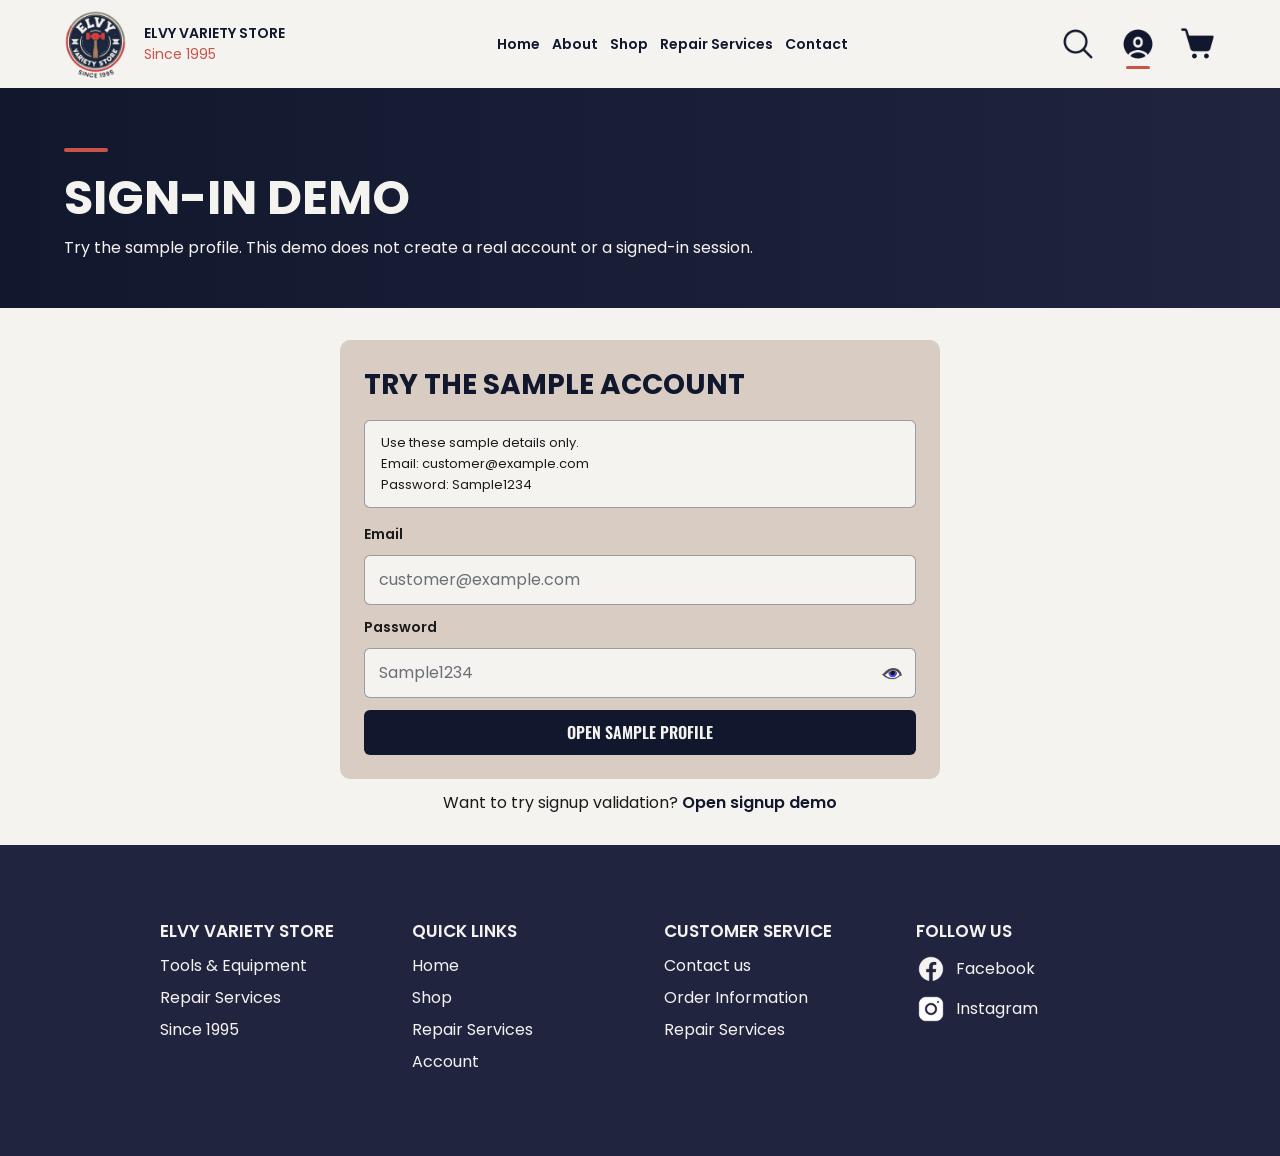
<file: signin.html>
<!DOCTYPE html>
<html lang="en">
    <head>
        <meta charset="UTF-8">
        <meta name="viewport" content="width=device-width, initial-scale=1.0">
        <meta name="description" content="Try the Elvy Variety Store sample account sign-in for this website demonstration.">
        <title>Sign-In Demo | Elvy Variety Store</title>
        <link rel="icon" href="images/favicon.ico">
        <link rel="preconnect" href="https://fonts.googleapis.com">
        <link rel="preconnect" href="https://fonts.gstatic.com" crossorigin>
        <link href="https://fonts.googleapis.com/css2?family=Oswald:wght@200..700&family=Poppins:ital,wght@0,100;0,200;0,300;0,400;0,500;0,600;0,700;0,800;0,900;1,100;1,200;1,300;1,400;1,500;1,600;1,700;1,800;1,900&display=swap" rel="stylesheet">
        <link rel="stylesheet" href="css/styles.min.css">
        <script src="js/products.js" defer></script>
        <script src="js/script.js" defer></script>
        <script src="js/cart.js" defer></script>
        <script src="js/account.js" defer></script>
    </head>
    <body class="page-signin">
        <!-- Header -->
        <a class="skip-link" href="#main-content">Skip to main content</a>
        <header class="site-header">
            <div class="container header-content">
                <button class="menu-button" type="button">
                    <span class="screen-reader-only control-label menu-label">Open navigation menu</span>
                    <span class="menu-line"></span>
                    <span class="menu-line"></span>
                    <span class="menu-line"></span>
                </button>
                <a class="brand" href="index.html">
                    <span class="brand-logo">
                        <img src="images/logo/logo.png" alt="Elvy Variety Store logo">
                    </span>
                    <span class="brand-text">
                        <strong>ELVY VARIETY STORE</strong>
                        <span>Since 1995</span>
                    </span>
                </a>
                <nav id="main-navigation" class="main-navigation">
                    <a href="index.html" class="nav-link">Home</a>
                    <a href="about.html" class="nav-link">About</a>
                    <a href="shop.html" class="nav-link">Shop</a>
                    <a href="repair.html" class="nav-link">Repair Services</a>
                    <a href="contact.html" class="nav-link">Contact</a>
                </nav>
                <div class="header-actions">
                    <a class="icon-link" href="shop.html#product-search">
                        <span class="screen-reader-only control-label search-label">Search products</span>
                        <img src="images/logo/search.png" alt="">
                    </a>
                    <a class="icon-link account-link" href="signup.html">
                        <span class="screen-reader-only control-label account-label">Account</span>
                        <img src="images/logo/account.png" alt="">
                    </a>
                    <a class="icon-link cart-link" href="cart.html">
                        <span class="screen-reader-only control-label cart-label">Cart, 0 items</span>
                        <img src="images/logo/cart.png" alt="">
                        <span class="cart-count" hidden>0</span>
                    </a>
                </div>
            </div>
        </header>
        <!-- Main Content -->
        <main id="main-content">
            <!-- Account Heading -->
            <section class="page-heading signup-heading">
                <div class="container">
                    <h1>SIGN-IN DEMO</h1>
                    <p>Try the sample profile. This demo does not create a real account or a signed-in session.</p>
                </div>
            </section>
            <!-- Sign In Form -->
            <section class="signup-section container">
                <div class="signup-card">
                    <h2 id="signin-title">TRY THE SAMPLE ACCOUNT</h2>
                    <p class="account-unavailable">
                        Use these sample details only.
                        <br>
                        Email: customer@example.com
                        <br>
                        Password: Sample1234
                    </p>
                    <form id="signin-form" method="post">
                        <div class="account-form-field">
                            <label for="signin-email">Email</label>
                            <input id="signin-email" name="email" type="email" placeholder="customer@example.com" required class="form-input">
                        </div>
                        <div class="account-form-field">
                            <label for="signin-password">Password</label>
                            <div class="password-control">
                                <input id="signin-password" name="password" type="password" placeholder="Sample1234" required class="form-input password-input">
                                <button class="password-toggle" type="button">
                                    <span class="screen-reader-only control-label password-label">Show password</span>
                                    <img class="password-eye-icon" src="images/icons/eye-open.png" alt="">
                                </button>
                            </div>
                        </div>
                        <button class="account-primary-button signup-submit" id="signin-submit" type="submit" disabled>OPEN SAMPLE PROFILE</button>
                        <p id="signin-result" class="account-message" role="status" hidden></p>
                    </form>
                    <p class="signin-link">
                        Want to try signup validation?
                        <a href="signup.html">Open signup demo</a>
                    </p>
                    <noscript>
                        <p class="account-message">Enable JavaScript to try the sample sign-in.</p>
                    </noscript>
                </div>
            </section>
        </main>
        <!-- Footer -->
        <footer class="site-footer">
            <div class="container footer-grid">
                <section class="footer-column">
                    <h2>ELVY VARIETY STORE</h2>
                    <p>Tools &amp; Equipment</p>
                    <p>Repair Services</p>
                    <p>Since 1995</p>
                </section>
                <nav class="footer-column">
                    <h2>QUICK LINKS</h2>
                    <a href="index.html">Home</a>
                    <a href="shop.html">Shop</a>
                    <a href="repair.html">Repair Services</a>
                    <a href="signup.html">Account</a>
                </nav>
                <nav class="footer-column">
                    <h2>CUSTOMER SERVICE</h2>
                    <a href="contact.html">Contact us</a>
                    <a href="orders.html">Order Information</a>
                    <a href="repair.html">Repair Services</a>
                </nav>
                <section class="footer-column">
                    <h2>FOLLOW US</h2>
                    <a href="https://www.facebook.com/elvy.variety/" target="_blank" rel="noopener noreferrer">
                        <span class="social-item">
                            <img src="images/logo/facebook.png" alt="">
                            Facebook
                        </span>
                    </a>
                    <a href="https://www.instagram.com/christructure" target="_blank" rel="noopener noreferrer">
                        <span class="social-item">
                            <img src="images/logo/instagram.png" alt="">
                            Instagram
                        </span>
                    </a>
                </section>
            </div>
            <!-- Business Details for Printing -->
            <address class="container print-only print-contact">
                Stall #12 Dau, Mart II Bldg., Mabalacat City, Pampanga
                <br>
                0963-259-5702 — Jose · 0909-388-6637 — Elvy
                <br>
                0963-031-2920 — Raymond · 0908-680-9102 — Pogs
                <br>
                elvy.variety@gmail.com
                <br>
                Monday–Saturday: 8:00 AM–5:00 PM · Sunday: 8:00 AM–4:30 PM
            </address>
        </footer>
    </body>
</html>
</file>
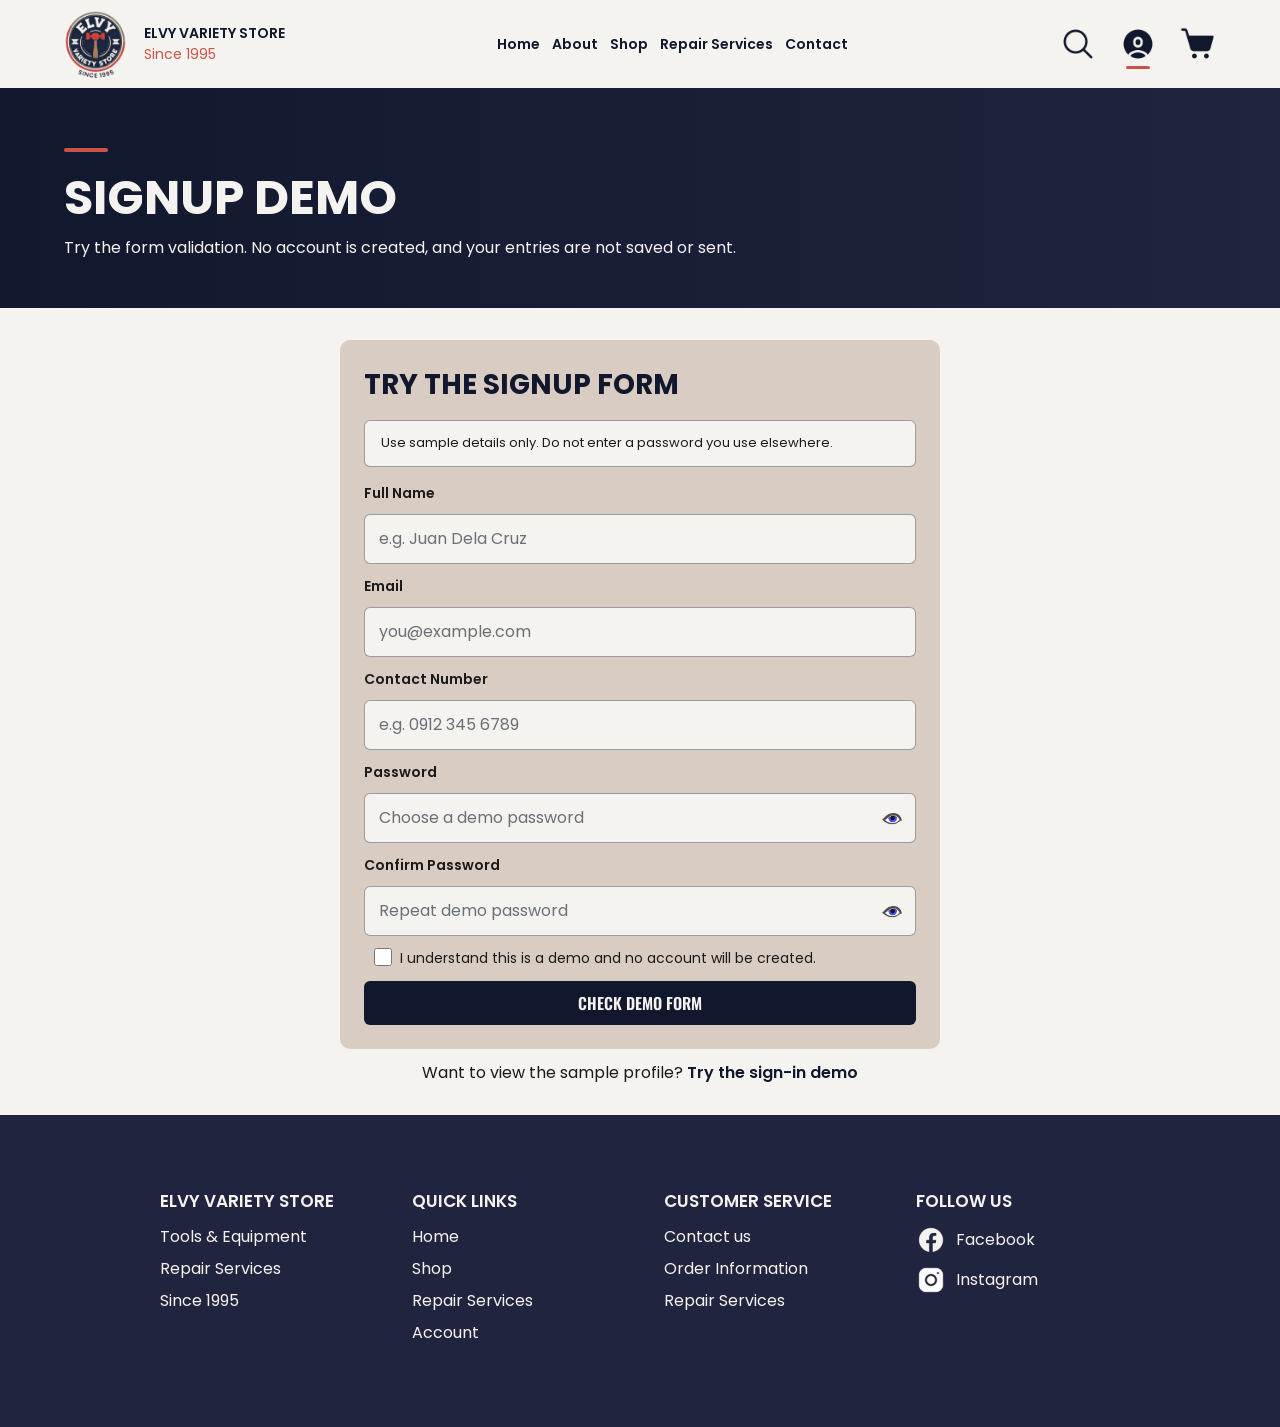
<file: signup.html>
<!DOCTYPE html>
<html lang="en">
    <head>
        <meta charset="UTF-8">
        <meta name="viewport" content="width=device-width, initial-scale=1.0">
        <meta name="description" content="Elvy Variety Store demo signup form with input validation. New account registration is unavailable.">
        <title>Signup Demo | Elvy Variety Store</title>
        <link rel="icon" href="images/favicon.ico">
        <link rel="preconnect" href="https://fonts.googleapis.com">
        <link rel="preconnect" href="https://fonts.gstatic.com" crossorigin>
        <link href="https://fonts.googleapis.com/css2?family=Oswald:wght@200..700&family=Poppins:ital,wght@0,100;0,200;0,300;0,400;0,500;0,600;0,700;0,800;0,900;1,100;1,200;1,300;1,400;1,500;1,600;1,700;1,800;1,900&display=swap" rel="stylesheet">
        <link rel="stylesheet" href="css/styles.min.css">
        <script src="js/products.js" defer></script>
        <script src="js/script.js" defer></script>
        <script src="js/cart.js" defer></script>
        <script src="js/account.js" defer></script>
    </head>
    <body class="page-signup">
        <!-- Header -->
        <a class="skip-link" href="#main-content">Skip to main content</a>
        <header class="site-header">
            <div class="container header-content">
                <button class="menu-button" type="button">
                    <span class="screen-reader-only control-label menu-label">Open navigation menu</span>
                    <span class="menu-line"></span>
                    <span class="menu-line"></span>
                    <span class="menu-line"></span>
                </button>
                <a class="brand" href="index.html">
                    <span class="brand-logo">
                        <img src="images/logo/logo.png" alt="Elvy Variety Store logo">
                    </span>
                    <span class="brand-text">
                        <strong>ELVY VARIETY STORE</strong>
                        <span>Since 1995</span>
                    </span>
                </a>
                <nav id="main-navigation" class="main-navigation">
                    <a href="index.html" class="nav-link">Home</a>
                    <a href="about.html" class="nav-link">About</a>
                    <a href="shop.html" class="nav-link">Shop</a>
                    <a href="repair.html" class="nav-link">Repair Services</a>
                    <a href="contact.html" class="nav-link">Contact</a>
                </nav>
                <div class="header-actions">
                    <a class="icon-link" href="shop.html#product-search">
                        <span class="screen-reader-only control-label search-label">Search products</span>
                        <img src="images/logo/search.png" alt="">
                    </a>
                    <a class="icon-link account-link" href="signup.html">
                        <span class="screen-reader-only control-label account-label">Account</span>
                        <img src="images/logo/account.png" alt="">
                    </a>
                    <a class="icon-link cart-link" href="cart.html">
                        <span class="screen-reader-only control-label cart-label">Cart, 0 items</span>
                        <img src="images/logo/cart.png" alt="">
                        <span class="cart-count" hidden>0</span>
                    </a>
                </div>
            </div>
        </header>
        <!-- Main Content -->
        <main id="main-content">
            <!-- Account Heading -->
            <section class="page-heading signup-heading">
                <div class="container">
                    <h1>SIGNUP DEMO</h1>
                    <p>Try the form validation. No account is created, and your entries are not saved or sent.</p>
                </div>
            </section>
            <!-- Sign Up Form -->
            <section class="signup-section container">
                <div class="signup-card">
                    <h2 id="signup-title">TRY THE SIGNUP FORM</h2>
                    <p class="account-unavailable">Use sample details only. Do not enter a password you use elsewhere.</p>
                    <form id="signup-form" method="post">
                        <div class="account-form-field">
                            <label for="signup-name">Full Name</label>
                            <input id="signup-name" name="fullName" type="text" placeholder="e.g. Juan Dela Cruz" required class="form-input">
                        </div>
                        <div class="account-form-field">
                            <label for="signup-email">Email</label>
                            <input id="signup-email" name="email" type="email" placeholder="you@example.com" required class="form-input">
                        </div>
                        <div class="account-form-field">
                            <label for="signup-contact">Contact Number</label>
                            <input id="signup-contact" name="contact" type="tel" placeholder="e.g. 0912 345 6789" title="Enter a contact number containing digits, spaces, hyphens, and an optional plus sign." required class="form-input">
                        </div>
                        <div class="account-form-field">
                            <label for="signup-password">Password</label>
                            <div class="password-control">
                                <input id="signup-password" name="password" type="password" placeholder="Choose a demo password" required class="form-input password-input">
                                <button class="password-toggle" type="button">
                                    <span class="screen-reader-only control-label password-label">Show password</span>
                                    <img class="password-eye-icon" src="images/icons/eye-open.png" alt="">
                                </button>
                            </div>
                        </div>
                        <div class="account-form-field">
                            <label for="signup-confirm">Confirm Password</label>
                            <div class="password-control">
                                <input id="signup-confirm" name="confirmPassword" type="password" placeholder="Repeat demo password" required class="form-input password-input">
                                <button class="password-toggle" type="button">
                                    <span class="screen-reader-only control-label password-label">Show confirm password</span>
                                    <img class="password-eye-icon" src="images/icons/eye-open.png" alt="">
                                </button>
                            </div>
                        </div>
                        <label class="account-terms" for="signup-terms">
                            <input id="signup-terms" name="terms" type="checkbox" required class="form-choice">
                            <span>I understand this is a demo and no account will be created.</span>
                        </label>
                        <button class="account-primary-button signup-submit" id="signup-submit" type="submit" disabled>CHECK DEMO FORM</button>
                        <p id="signup-result" class="account-message" role="status" hidden></p>
                    </form>
                    <p class="signin-link">
                        Want to view the sample profile?
                        <a href="signin.html">Try the sign-in demo</a>
                    </p>
                    <noscript>
                        <p class="account-message">JavaScript is needed for form validation. New account registration is unavailable.</p>
                    </noscript>
                </div>
            </section>
        </main>
        <!-- Footer -->
        <footer class="site-footer">
            <div class="container footer-grid">
                <section class="footer-column">
                    <h2>ELVY VARIETY STORE</h2>
                    <p>Tools &amp; Equipment</p>
                    <p>Repair Services</p>
                    <p>Since 1995</p>
                </section>
                <nav class="footer-column">
                    <h2>QUICK LINKS</h2>
                    <a href="index.html">Home</a>
                    <a href="shop.html">Shop</a>
                    <a href="repair.html">Repair Services</a>
                    <a href="signup.html">Account</a>
                </nav>
                <nav class="footer-column">
                    <h2>CUSTOMER SERVICE</h2>
                    <a href="contact.html">Contact us</a>
                    <a href="orders.html">Order Information</a>
                    <a href="repair.html">Repair Services</a>
                </nav>
                <section class="footer-column">
                    <h2>FOLLOW US</h2>
                    <a href="https://www.facebook.com/elvy.variety/" target="_blank" rel="noopener noreferrer">
                        <span class="social-item">
                            <img src="images/logo/facebook.png" alt="">
                            Facebook
                        </span>
                    </a>
                    <a href="https://www.instagram.com/christructure" target="_blank" rel="noopener noreferrer">
                        <span class="social-item">
                            <img src="images/logo/instagram.png" alt="">
                            Instagram
                        </span>
                    </a>
                </section>
            </div>
            <!-- Business Details for Printing -->
            <address class="container print-only print-contact">
                Stall #12 Dau, Mart II Bldg., Mabalacat City, Pampanga
                <br>
                0963-259-5702 — Jose · 0909-388-6637 — Elvy
                <br>
                0963-031-2920 — Raymond · 0908-680-9102 — Pogs
                <br>
                elvy.variety@gmail.com
                <br>
                Monday–Saturday: 8:00 AM–5:00 PM · Sunday: 8:00 AM–4:30 PM
            </address>
        </footer>
    </body>
</html>
</file>
<file: css/styles.min.css>
:root{--navy:#20243F;--deep-navy:#11182D;--beige:#D9CDC3;--off-white:#F5F3EF;--red:#CA5348;--black-gray:#1A1A1A;--gray:#6B6F76;--green:#2E7D32;--orange:#D99A2B}*{box-sizing:border-box}body{margin:0;background:var(--off-white);color:var(--black-gray);font-family:"Poppins",Arial,sans-serif;font-size:14px;line-height:1.5}@media screen{body{display:flex;flex-direction:column;min-height:100vh}body>main{flex:1;min-width:0}.site-header,.site-footer{flex-shrink:0}.screen-reader-only{top:0;left:0}.quantity-control{width:max-content;max-width:100%}.quantity-control button{display:inline-flex;align-items:center;justify-content:center}}h1,h2,h3,p,article,section,aside,figure,figcaption,video{margin:0}h1,h2,h3{color:var(--deep-navy)}a{color:inherit;text-decoration:none}a:hover{text-decoration:underline}button{font:inherit;cursor:pointer}select{cursor:pointer}button:disabled{cursor:default;opacity:.55}img,video{max-width:100%;display:block}:focus-visible{outline:3px solid var(--red);outline-offset:4px}.container{width:calc(100% - 32px);max-width:1248px;margin:0 auto}.button,.account-primary-button,.commerce-button{display:inline-flex;align-items:center;justify-content:center;min-height:44px;padding:10px 24px;border:1px solid #fff0;border-radius:6px;background:var(--deep-navy);color:var(--off-white);font-family:"Oswald","Arial Narrow",sans-serif;font-weight:600;font-size:16px;line-height:1.4;text-align:center;text-decoration:none;cursor:pointer}.button:focus-visible,.account-primary-button:focus-visible,.commerce-button:focus-visible,.button:hover,.account-primary-button:hover,.commerce-button:hover{background:#963b33;border-color:#fff0;text-decoration:none}.button-secondary{color:var(--deep-navy);background:var(--beige);border-color:#fff0}.button-secondary:hover,.button-secondary:focus-visible{background:#cbbcaf}.section-title{margin-bottom:28px;font-size:24px;line-height:1.35;font-weight:700}.section-title::after{content:"";display:block;width:44px;height:4px;background:var(--red);border-radius:2px;margin-top:12px}.section-intro{max-width:680px;margin:-12px 0 24px;font-size:14px;line-height:1.6}section.page-heading{background:linear-gradient(90deg,var(--deep-navy),var(--navy));color:var(--off-white);padding:64px 0;text-align:center}.page-heading h1{color:inherit;font-size:30px;line-height:1.25;margin-bottom:16px}.page-heading p{max-width:820px;margin:auto}.page-shop section.page-heading{min-height:0;padding:28px 0}.page-shop .page-heading h1{font-size:32px;margin-bottom:8px}.image-placeholder{display:flex;flex-direction:column;align-items:center;justify-content:center;min-height:120px;padding:16px;background:#e5e2dd;color:var(--gray);border:1px dashed #8e9197;text-align:center;border-radius:6px}.form-message{margin-top:14px;color:var(--deep-navy);padding:12px;background:#e9e5df;border-left:3px solid var(--red);font-size:13px}.form-message:empty{display:none}.cart-notification{position:fixed;right:16px;bottom:16px;z-index:100;width:max-content;max-width:calc(100% - 32px);padding:12px 16px;border-left:4px solid var(--red);border-radius:6px;background:var(--deep-navy);color:var(--off-white);font-size:14px;line-height:1.5;overflow-wrap:break-word;display:none;pointer-events:none}.cart-notification.is-visible{display:block;animation:cart-feedback .2s ease-out}@keyframes cart-feedback{from{opacity:.4}to{opacity:1}}@media (prefers-reduced-motion:reduce){.cart-notification.is-visible{animation:none}}@media screen and (prefers-reduced-motion:no-preference){body>main{animation:page-entry .28s ease-out}}@keyframes page-entry{from{opacity:.55}to{opacity:1}}fieldset{border:0;margin:0;padding:0;min-width:0}legend{padding:0}label{display:block;margin-bottom:8px}.form-input{display:block;width:100%;min-width:0;min-height:48px;padding:12px 14px;border:1px solid rgb(17 24 45 / .4);border-radius:6px;background:var(--off-white);color:var(--deep-navy);font-family:inherit;font-size:16px;font-weight:400;line-height:1.5;text-align:left}input::placeholder,textarea::placeholder{color:var(--gray);opacity:1}.form-input:focus{border-color:var(--red);box-shadow:0 0 0 2px rgb(202 83 72 / .15)}textarea.form-input{min-height:100px;vertical-align:top;resize:vertical}.form-choice{accent-color:var(--deep-navy);width:18px;height:18px}.skip-link{position:absolute;z-index:10;left:16px;top:-100px;background:#fff;padding:8px 16px}.skip-link:focus{top:8px}.screen-reader-only{position:absolute;width:1px;height:1px;padding:0;margin:-1px;overflow:hidden;clip-path:inset(50%);white-space:nowrap;border:0}.print-only{display:none}.site-header{background:var(--off-white);position:relative;z-index:5}.header-content{height:72px;display:grid;grid-template-columns:1fr auto 1fr;align-items:center}.menu-button{width:40px;height:40px;border:0;background:#fff0;padding:8px;color:var(--deep-navy)}.menu-line{display:block;height:2px;width:22px;margin:5px 0;background:currentColor}.brand,.brand:hover,.brand:active,.brand:focus-visible{display:flex;align-items:center;gap:16px;text-decoration:none}.brand-logo{width:48px;height:52px;overflow:hidden;position:relative}.brand-logo img{position:absolute;left:-21.5%;top:-17.8%;width:142%;height:auto;max-width:none}.brand-text{display:none}.header-actions{justify-self:end;display:flex;align-items:center;gap:4px}.icon-link{display:flex;align-items:center;justify-content:center;width:28px;height:36px;position:relative;border-radius:4px}.icon-link img{width:22px;height:22px;object-fit:contain}.main-navigation{display:none;position:absolute;left:0;right:0;top:72px;background:var(--off-white);padding:12px 16px 20px;box-shadow:0 8px 10px #11182d20}.main-navigation.is-open{display:flex;flex-direction:column;gap:8px}.main-navigation a{padding:10px;color:var(--deep-navy);font-weight:600}.main-navigation a.active::after{content:"";display:block;width:30px;height:3px;background:var(--red);margin-top:6px;border-radius:2px}.nav-underline{position:absolute;left:0;top:0;width:30px;height:3px;background:var(--red);border-radius:2px;opacity:0;pointer-events:none;transition:left .22s ease-out,top .22s ease-out,opacity .15s ease-out}.main-navigation.has-nav-underline a.active::after{display:none}@media (prefers-reduced-motion:reduce){.nav-underline{transition:none}}.home-hero{background:linear-gradient(90deg,var(--deep-navy),var(--navy));color:var(--off-white)}.home-hero-content{padding-top:28px;padding-bottom:32px}.home-hero-copy{text-align:center}.red-line{width:44px;height:4px;margin:0 auto 24px;background:var(--red);border-radius:2px}.home-hero h1{color:inherit;font-size:32px;line-height:1.2;margin-bottom:16px}.home-hero-copy p{font-size:14px;margin-bottom:16px}.hero-buttons{display:flex;justify-content:center;gap:16px}.hero-buttons .button{flex:1;padding-left:12px;padding-right:12px}.hero-photo{margin-top:24px}.hero-photo img{width:100%;height:200px;object-fit:cover;border-radius:8px}.store-highlights{display:grid;grid-template-columns:repeat(2,minmax(0,1fr));gap:24px 20px;padding:32px 0}.store-highlight{display:flex;align-items:center;gap:8px;font-size:12px}.store-highlight img{width:28px;height:28px;object-fit:contain;flex-shrink:0}.store-highlight h2{font-size:12px;font-weight:600}.categories-section{padding:30px 0}.category-grid{display:flex;flex-wrap:wrap;gap:16px;justify-content:center}.category-card{border:1px solid #94969b;border-radius:8px;padding:16px;width:calc(50% - 8px);text-align:center}.category-card img{width:140px;height:110px;object-fit:contain;border-radius:6px;margin:0 auto 20px;object-position:center;background:#fff}.category-card figcaption{font-weight:600;font-size:13px}.featured-section,.shop-list-section{background:var(--beige);padding:36px 0}.product-grid{display:grid;grid-template-columns:repeat(2,minmax(0,1fr));gap:16px}.product-card{background:var(--off-white);border:1px solid #8f9197;border-radius:10px;padding:10px;display:flex;flex-direction:column;gap:8px;min-width:0}.product-photo{display:block;background:#fff;border-radius:6px;overflow:hidden}.product-photo img{width:100%;height:150px;padding:10px;object-fit:contain;object-position:center;background:#fff}.product-price{font-size:14px;font-weight:700}.product-name{font-size:13px;font-weight:600;overflow-wrap:anywhere}.availability{color:var(--green);font-size:12px}.product-card .button{width:100%;font-size:14px;padding:8px;min-height:40px;margin-top:auto}.featured-products{display:flex;overflow-x:auto;gap:16px;padding-bottom:20px;scrollbar-color:var(--gray) var(--off-white);scrollbar-width:thin}.featured-products .product-card{width:280px;flex-shrink:0;padding:14px;border-radius:6px}.featured-products .product-photo img{height:190px}.featured-products .product-price{font-size:18px}.featured-products .product-name{font-size:16px}.repair-banner-section{background:var(--off-white);padding:28px 0}.repair-banner{background:var(--deep-navy);color:var(--off-white);border-radius:10px;overflow:hidden}.repair-banner-copy{padding:24px 20px}.repair-banner-copy .red-line{margin:0 0 14px}.repair-banner h2{font-size:24px;color:inherit;line-height:1.35;margin-bottom:12px}.repair-banner p{margin-bottom:12px;font-size:13px}.repair-banner-photo{height:160px;overflow:hidden;position:relative}.repair-banner-photo img{position:absolute;inset:0;width:100%;height:100%;object-fit:cover;object-position:center 32%}.video-section{padding:36px 0}.video-section .section-title{margin-bottom:16px}.video-section p{font-size:13px;margin-bottom:24px}.store-video{display:block;width:100%;max-width:900px;height:auto;aspect-ratio:16 / 9;background-color:var(--deep-navy);border-radius:10px;object-fit:contain;margin:auto}.about-store{padding:40px 0 32px}.about-photo{margin-top:70px}.about-photo img{width:100%;height:260px;object-fit:cover;border-radius:8px}.offers-section{background:var(--beige);padding:38px 0 60px}.offers-grid{display:flex;overflow-x:auto;gap:16px;padding-bottom:20px;scrollbar-color:var(--gray) var(--off-white);scrollbar-width:thin}.offer-card{min-width:280px;width:280px;min-height:180px;padding:24px 16px;background:var(--off-white);border-radius:8px}.offer-card h3{font-size:18px;margin-bottom:12px}.since-section{padding:32px 0}.since-banner{background:var(--navy);color:var(--off-white);text-align:center;border-radius:10px;padding:30px 20px}.since-banner h2{color:inherit;font-size:24px;line-height:1.25;margin-bottom:16px}.about-store p,.offer-card p,.since-banner p{font-size:13px}.shop-controls{padding:24px 0}.shop-search-row{display:flex;flex-wrap:wrap;gap:12px;align-items:center;margin-bottom:16px}.shop-search{flex:1 1 180px;min-width:0;position:relative;border-radius:6px}#product-search{min-height:44px;height:44px;padding-top:10px;padding-bottom:10px;padding-left:44px;border-color:var(--gray);font-size:12px;appearance:none}.shop-search img{position:absolute;top:50%;left:14px;width:20px;height:20px;transform:translateY(-50%);pointer-events:none}.shop-search:focus-within{outline:2px solid var(--red);outline-offset:2px}#product-search:focus{outline:none;box-shadow:none}.sort-control{position:relative;flex:0 0 152px;width:152px;max-width:100%;min-width:0}.sort-control select{min-height:44px;height:44px;padding:12px 28px 12px 8px;border-color:var(--gray);font-size:12px;appearance:none}.sort-control::after{content:"";position:absolute;top:50%;right:12px;width:0;height:0;border-left:5px solid #fff0;border-right:5px solid #fff0;border-top:6px solid var(--deep-navy);transform:translateY(-50%);pointer-events:none}#product-search:hover,.sort-control select:hover{border-color:var(--navy)}.sort-control select:focus{outline:2px solid var(--red);outline-offset:2px;border-color:var(--gray);box-shadow:none}.category-filters{display:flex;flex-wrap:wrap;gap:10px}.category-filter{background:var(--beige);color:var(--deep-navy);border:1px solid #8f9197;border-radius:6px;padding:8px 12px;font-size:12px}.category-filter.active{background:var(--deep-navy);color:#fff}.empty-products{grid-column:1 / -1;padding:32px;background:var(--off-white);border-radius:8px}.site-footer{background:var(--navy);color:var(--off-white);padding:48px 0 70px}.footer-grid{display:grid;grid-template-columns:repeat(2,minmax(0,1fr));gap:54px 28px}.footer-column h2{color:inherit;font-size:13px;font-weight:600;margin-bottom:10px}.footer-column p,.footer-column a{font-size:12px;margin-bottom:8px}.footer-column a{display:block}.social-item{display:flex;align-items:center;gap:10px;font-size:12px;margin-bottom:10px}.social-item img{width:22px;height:22px;object-fit:contain}section.account-heading,section.signup-heading{min-height:220px;text-align:left}section.account-heading .container::before,section.signup-heading .container::before{content:"";display:block;width:44px;height:4px;margin:0 0 16px;border-radius:6px;background:var(--red)}section.account-heading h1,section.signup-heading h1{margin:0 0 8px}section.account-heading p,section.signup-heading p{max-width:none;margin:0;font-size:16px}.signup-section{padding-top:32px;padding-bottom:32px}.signup-card{position:relative;max-width:600px;margin:0 auto;padding:24px;border-radius:10px;background:var(--beige)}.signup-card h2{margin:0 0 14px;font-size:28px}.account-form-field{margin-bottom:12px}.account-form-field label{margin-bottom:10px;color:var(--black-gray);font-size:14px;font-weight:600}.password-control{position:relative;min-width:0}.password-input{width:100%;min-width:0;padding-right:52px}.password-toggle{position:absolute;top:50%;right:3px;display:inline-flex;align-items:center;justify-content:center;width:42px;height:42px;padding:0;border:0;border-radius:4px;color:var(--navy);background:#fff0;transform:translateY(-50%);cursor:pointer}.password-eye-icon{display:block;width:20px;height:20px;pointer-events:none;object-fit:contain}.form-input.input-error{border-color:var(--red)}#profile-form .form-input:disabled{color:var(--black-gray);opacity:1}.password-toggle:hover,.password-toggle:focus-visible{color:var(--red);background:rgb(17 24 45 / .06)}.password-toggle:focus-visible{outline:2px solid var(--red);outline-offset:-2px}.account-terms{display:flex;align-items:flex-start;gap:8px;padding:0 10px;margin:12px 0;font-size:14px}.account-terms input{flex:0 0 auto;margin:0}.signup-submit{width:100%}.signin-link{margin:20px 0 0;text-align:center;font-size:16px}.signin-link a{text-decoration:none;color:var(--deep-navy);font-weight:600}.signin-link a:hover,.signin-link a:active,.signin-link a:focus-visible{color:var(--red)}.account-layout{display:grid;grid-template-columns:280px minmax(0,1fr);gap:40px;padding-top:48px;padding-bottom:72px}.account-menu{min-height:560px;padding:24px;border-radius:10px;background:var(--beige)}.account-menu h2{margin:0 0 16px;font-size:20px}.account-menu nav{display:grid;gap:14px}.account-menu nav a,.account-menu nav button{display:block;width:100%;min-height:44px;padding:10px 4px;border:0;border-radius:5px;background:#fff0;color:var(--deep-navy);text-decoration:none;text-align:center;font-family:inherit;font-size:16px;font-weight:600;cursor:pointer}.account-menu nav .active{background:var(--deep-navy);color:var(--off-white)}.account-menu nav a:hover,.account-menu nav button:hover{background:rgb(17 24 45 / .08)}.account-menu nav .active:hover{background:var(--navy)}.account-panel{padding:24px;border:1px solid var(--gray);border-radius:10px}.account-panel h2{margin:0 0 16px;font-size:18px;font-weight:600}.account-panel-heading{display:flex;justify-content:space-between;align-items:center;gap:12px;margin:-5px 0 14px}.account-panel-heading h2{margin:0}.account-panel-heading button{flex:0 0 auto;min-width:150px}.profile-fields{display:grid;grid-template-columns:1fr 1fr;column-gap:30px;row-gap:12px}.account-content,.profile-field{min-width:0}.profile-field label{margin-bottom:0;font-size:16px;font-weight:600}.profile-fields .profile-field input{text-overflow:ellipsis}.profile-email{grid-column:1}.profile-panel{min-height:220px}.recent-orders{min-height:246px;margin-top:24px}.recent-orders-table,.order-history-table{width:100%;border-collapse:collapse;table-layout:fixed;color:var(--black-gray)}.recent-orders-table th,.order-history-table th{color:var(--deep-navy);text-align:left;font-weight:600}.recent-orders-table th,.recent-orders-table td{padding:10px 0;font-size:15px}.recent-orders-table tbody tr+tr{border-top:1px solid var(--gray)}.recent-item-column{width:42%}.recent-order-column,.recent-total-column{width:19%}.recent-status-column{width:20%}.view-orders-link{display:block;margin-top:7px;color:var(--deep-navy);text-align:right;font-size:13px;font-weight:600}.order-history{min-height:560px}.order-history-table thead{background:var(--deep-navy)}.order-history-table th{padding:14px 16px;color:var(--off-white);font-size:15px}.order-history-table th:first-child{border-radius:5px 0 0 0}.order-history-table th:last-child{border-radius:0 5px 0 0}.order-history-table td{padding:17px 16px;font-size:15px;overflow-wrap:break-word}.order-history-table tbody tr:nth-child(odd){background:#fff}.history-order-column{width:13%}.history-date-column{width:17%}.history-item-column{width:36%}.history-total-column{width:18%}.history-status-column{width:16%}.status-processing{color:#996000}.status-completed{color:var(--green)}.status-cancelled{color:#b23e35}.account-message{margin:12px 0 0;padding:10px;border-left:3px solid var(--red);background:rgb(255 255 255 / .45);color:var(--deep-navy);font-size:12px}.repair-hero,.contact-hero{color:var(--off-white);background:linear-gradient(110deg,var(--deep-navy),var(--navy))}.service-hero-copy .page-heading{display:block;min-height:0;padding:0;margin:14px 0 16px;color:inherit;background:none;text-align:left;font-size:30px;line-height:1.2;font-weight:700}.service-hero-copy p{font-size:14px;line-height:1.5}.service-accent{display:block;width:44px;height:4px;border-radius:2px;background:var(--red)}.repair-hero-layout{display:grid;gap:42px;padding-top:32px;padding-bottom:32px}.repair-hero-image,.store-map{min-width:0}.repair-service-photo{width:100%;height:180px;border-radius:8px;object-fit:cover}.service-image-caption{position:absolute;width:1px;height:1px;padding:0;overflow:hidden;clip-path:inset(50%);white-space:nowrap}.contact-hero{padding:60px 0;min-height:220px}.equipment-services{padding-top:32px;padding-bottom:32px}.service-section-title{margin:0 0 24px;font-size:23px;font-weight:700;line-height:1.3}.service-section-title::after{content:"";display:block;width:44px;height:4px;margin-top:14px;border-radius:2px;background:var(--red)}.service-cards{display:grid;grid-template-columns:repeat(2,minmax(0,1fr));gap:16px}.service-card{min-height:194px;padding:18px 14px;border-radius:9px;background:var(--beige)}.service-card-heading{display:flex;align-items:center;gap:8px;min-height:35px;color:var(--deep-navy)}.service-card h3{font-size:13px;font-weight:600;line-height:1.25}.service-icon{width:32px;height:32px;flex:0 0 32px;object-fit:contain}.service-card p{margin:14px 0 0;font-size:13px;line-height:1.4}.repair-inquiry,.store-location{padding:32px 0;background:var(--beige)}.repair-inquiry-layout{display:grid;gap:24px}.repair-inquiry-copy .service-section-title{margin-bottom:12px}.repair-inquiry-copy p{margin:0 0 8px;font-size:13px;line-height:1.5}.service-form{padding:24px;border-radius:10px;background:var(--off-white);min-width:0}.service-hidden-legend{position:absolute;width:1px;height:1px;overflow:hidden;clip-path:inset(50%);white-space:nowrap}.service-legend-title{display:block;width:100%;margin-bottom:16px;color:var(--deep-navy);font-size:18px;line-height:1.4;font-weight:700}.service-field{margin-bottom:16px}.service-field label{color:var(--deep-navy);font-size:13px;font-weight:600}.service-form-actions{display:flex;gap:12px}.service-form-actions .button{min-width:0}.service-form-actions .button[type="submit"]{flex:1.5}.service-form-actions .button[type="reset"]{flex:1}.service-form-actions .button-secondary{background:var(--off-white);border-color:rgb(17 24 45 / .4)}.service-form-actions .button-secondary:hover,.service-form-actions .button-secondary:focus-visible{background:#e5e2dd}.service-form .form-status:empty{display:none}.service-form .form-status{margin:14px 0 0;color:var(--deep-navy);font-size:13px;line-height:1.5}.contact-main{display:grid;gap:32px;padding-top:32px;padding-bottom:32px}.contact-detail{margin-bottom:24px}.contact-detail:last-child{margin-bottom:0}.contact-detail h3{display:flex;align-items:center;gap:10px;margin:0 0 12px;font-size:14px;line-height:1.4;font-weight:600}.contact-detail h3 img{width:20px;height:20px;flex:0 0 20px;object-fit:contain}.contact-detail address,.contact-detail p,.contact-phone-list,.store-location-copy address,.store-location-copy p{margin:0;font-size:13px;font-style:normal;line-height:1.6}.contact-detail a:hover{text-decoration:underline}.contact-phone-list{padding:0;list-style:none}.contact-form{padding:22px 16px 36px;background:var(--beige)}.store-location-layout{display:grid;gap:42px}.contact-details .service-section-title,.store-location-copy .service-section-title{margin-bottom:24px}.store-location-copy h3{margin:32px 0 10px;font-size:14px;line-height:1.5;font-weight:600}.store-location-copy p+p{margin-top:8px}.store-map iframe{display:block;width:100%;border:0;border-radius:10px;height:300px}.page-product main{background:var(--off-white)}.product-main{padding-top:28px;padding-bottom:52px}.product-breadcrumb{color:var(--gray);margin:0 0 24px;font-size:12px}.product-breadcrumb a{text-decoration:none}.product-top-grid{display:grid;gap:24px}.product-gallery{border:1px solid var(--gray);border-radius:10px;padding:0 12px 6px;overflow:hidden}.commerce-product-image{overflow:hidden;background:#fff}.commerce-product-image img{width:100%;height:100%;object-fit:contain}.commerce-product-image .image-placeholder{width:100%;height:100%;min-height:0;display:flex;flex-direction:column;align-items:center;justify-content:center;text-align:center;padding:12px;gap:8px}.commerce-product-image .image-placeholder small{color:var(--gray);font-size:11px}.product-gallery .commerce-product-image{height:256px}.product-gallery figcaption{position:absolute;width:1px;height:1px;padding:0;margin:-1px;overflow:hidden;clip-path:inset(50%);white-space:nowrap;border:0}.gallery-dots{display:flex;justify-content:center;gap:6px;margin-top:5px;height:8px}.product-purchase h1{font-size:24px;line-height:1.4;margin:0 0 12px}.product-purchase .product-price{font-size:24px;color:var(--deep-navy);border-bottom:1px solid var(--gray);padding-bottom:12px;margin:0 0 12px}.product-description,.product-availability{font-size:13px;line-height:1.5}.commerce-stock{color:var(--green)}.quantity-label{font-size:13px;font-weight:600;margin:16px 0 10px}.quantity-control{display:inline-flex;border:1px solid var(--gray);border-radius:6px;height:38px;overflow:hidden}.quantity-control button,.quantity-input{font:inherit;color:var(--deep-navy);border:0;background:#fff0;text-align:center;height:100%}.quantity-control button{width:36px;padding:0;font-size:18px;font-weight:600}.quantity-control input.quantity-input{width:46px;padding:0;border-left:1px solid var(--gray);border-right:1px solid var(--gray);border-radius:0;appearance:textfield;min-height:0}.quantity-control button:disabled{opacity:.4;cursor:default}.commerce-button:disabled{opacity:.5;cursor:default}.product-purchase>.commerce-button{display:flex;width:100%;margin-top:10px}.commerce-small-note{font-size:11px;line-height:1.6;color:var(--gray)}.product-purchase>.commerce-small-note,.shop-list-section .commerce-small-note,.checkout-main>.container>.commerce-small-note{margin:12px 0 16px;font-size:13px;color:var(--deep-navy)}.product-purchase>.commerce-back-link{margin-top:0;font-size:13px;text-decoration:underline}.commerce-message{font-size:13px;line-height:1.6;padding:12px;background:#e8eee7;color:var(--deep-navy);border-left:3px solid var(--green);margin:16px 0 0}.commerce-not-found{padding-block:48px}.product-information{padding:32px 0;background:var(--beige)}.page-product .page-heading,.page-cart .page-heading,.page-checkout .page-heading{position:relative;font-size:24px;line-height:1.4;text-align:left;background:none;padding:0 0 13px;margin:0 0 28px}.page-product .page-heading::after,.page-cart .page-heading::after,.page-checkout .page-heading::after{content:"";position:absolute;left:0;bottom:0;width:44px;height:4px;background:var(--red);border-radius:2px}.product-information-grid{display:grid;gap:16px}.product-information-card{background:var(--off-white);border-radius:10px;padding:20px}.product-information-card h3,.review-form h3{font-size:14px;font-weight:600}.product-information-card p,.product-details-list{font-size:13px;line-height:1.5;margin:0}.product-details-list div{display:flex;flex-wrap:wrap;column-gap:4px;padding:6px 0;border-bottom:1px solid #d8d3cc}.product-details-list dt::after{content:" —"}.product-details-list dd{margin:0}.product-information-card .commerce-small-note{margin-top:12px;font-size:12px}.product-reviews{padding-top:32px;padding-bottom:32px}.product-reviews>.commerce-small-note{margin:-12px 0 20px}.review-form{margin-top:16px;border:1px solid var(--gray);border-radius:8px;padding:16px;min-width:0}.review-rating-options{margin:6px 0 0}.review-rating-options legend,.review-form>label{font-size:12px;font-weight:600;color:var(--black-gray)}.review-rating-stars{display:flex;gap:5px;margin-bottom:5px}.review-rating-stars label{position:relative;cursor:pointer;width:24px;height:24px;margin:0}.review-rating-stars input{position:absolute;opacity:0;width:24px;height:24px;margin:0;cursor:pointer}.review-rating-stars img{width:24px;height:24px;object-fit:contain}.review-rating-stars label:focus-within{outline:2px solid var(--red);outline-offset:3px}.review-half-rating{display:flex;align-items:center;gap:6px;font-size:12px}.review-submit-row{display:grid;gap:8px}.review-submit-row .commerce-button{justify-self:start;min-width:140px}.commerce-background{background:var(--beige)}.cart-main,.checkout-main{padding:32px 0}.cart-layout{display:grid;gap:24px;align-items:start}.cart-column-labels{display:none}.cart-item{display:grid;grid-template-columns:1fr 1fr;gap:24px 16px;padding:16px;min-height:280px;border:1px solid var(--gray);border-radius:8px;align-items:center;position:relative}.cart-product-group{display:grid;grid-template-columns:18px 96px minmax(0,1fr);gap:12px;align-items:center;grid-column:1 / -1}.cart-product-group input{margin:0}.cart-product-image{width:96px;height:112px;border-radius:6px}.cart-product-image .image-placeholder{font-size:11px;padding:6px}.cart-product-copy h2{font-size:13px;line-height:1.5;margin:0 0 4px;font-weight:600}.cart-product-copy p{font-size:11px;margin:0 0 4px}.cart-product-copy .cart-mobile-price{display:block;font-size:13px;line-height:1.5}.cart-item-price{display:none;font-size:13px}.cart-item-subtotal{font-size:12px;text-align:right}.cart-remove{grid-column:2;justify-self:end;font-size:11px;color:var(--red);background:none;border:0;padding:8px 0}.cart-empty{background:var(--off-white);border:1px solid var(--gray);border-radius:8px;padding:24px}.cart-empty h2{font-size:20px;margin:0 0 10px}.cart-empty p{font-size:14px;margin:0 0 16px}.cart-navigation-note{margin:8px 0 0;font-size:12px;line-height:1.5}.commerce-summary{background:var(--off-white);border:1px solid var(--gray);border-radius:8px;padding:20px}.commerce-summary h2{margin:0 0 20px;font-size:16px;font-weight:600}.commerce-summary-lines{margin:0;font-size:12px}.commerce-summary-lines>div{display:flex;align-items:baseline;justify-content:space-between;gap:12px;margin-bottom:14px}.commerce-summary-lines dd{margin:0;font-weight:600;text-align:right}.commerce-summary-lines .commerce-total{border-top:1px solid var(--gray);padding-top:20px;margin:18px 0 22px;font-size:14px;font-weight:700}.commerce-summary .commerce-button{display:flex;width:100%}.commerce-back-link{display:inline-flex;align-items:center;gap:6px;color:var(--deep-navy);font-size:11px;font-weight:600;margin-top:20px}.commerce-back-link img{width:16px;height:16px;object-fit:contain}.checkout-layout{display:grid;gap:16px;align-items:start}.checkout-fields{display:grid;gap:16px;min-width:0}.checkout-card{background:var(--off-white);border:1px solid var(--gray);border-radius:8px;padding:54px 16px 16px;position:relative}.checkout-card legend{position:absolute;top:17px;left:16px;font-size:15px;font-weight:600}.commerce-field{margin-bottom:12px}.commerce-field:last-child{margin-bottom:0}.commerce-field label{font-size:13px;font-weight:600;margin:0 0 3px}.commerce-field textarea{height:44px}.checkout-address{border-color:#fff0}.checkout-address-grid{display:grid;gap:12px}.checkout-address-grid .commerce-field{margin:0}.payment-option{display:flex;align-items:flex-start;gap:10px;font-size:13px;margin:0 0 26px;cursor:pointer}.payment-option:last-child{margin:0 0 12px}.payment-option input{margin:0;accent-color:var(--green);flex-shrink:0}.payment-option strong{display:block;font-weight:600;margin-bottom:8px}.payment-option small{display:block;color:var(--gray);font-size:12px;line-height:1.5}.checkout-summary{padding:20px 16px 32px}.checkout-product{display:flex;gap:10px;align-items:flex-start;margin-bottom:24px;padding:4px 0 24px;border-bottom:1px solid var(--gray)}.checkout-product-image{width:72px;height:72px;flex-shrink:0;border-radius:6px}.checkout-product-image .image-placeholder{font-size:9px;padding:4px}.checkout-product-image .image-placeholder small{font-size:8px}.checkout-product h3{margin:0 0 4px;font-size:12px;font-weight:600}.checkout-product p{margin:0 0 4px;color:var(--gray);font-size:10px}.checkout-product strong{font-size:11px}.main-navigation a:hover,.main-navigation a:active,.main-navigation a:focus-visible,.icon-link:hover{text-decoration:none}.main-navigation a:hover,.main-navigation a:focus-visible,.footer-column a:hover,.footer-column a:focus-visible{color:var(--red)}.icon-link.active::after{content:"";position:absolute;left:50%;bottom:-3px;width:24px;height:3px;border-radius:2px;background:var(--red);transform:translateX(-50%)}.cart-count{position:absolute;top:0;right:-6px;display:inline-flex;align-items:center;justify-content:center;min-width:18px;height:18px;padding:0 4px;border:1px solid var(--off-white);border-radius:50%;color:#fff;background:var(--red);font-size:10px;font-weight:600;line-height:1}.product-card:hover,.product-card:focus-within,.category-card:hover,.category-card:focus-visible{border-color:var(--red);text-decoration:none}.menu-button:hover,.menu-button:focus-visible,.quantity-control button:hover,.quantity-control button:focus-visible,.icon-link:hover,.icon-link:focus-visible{background:rgb(17 24 45 / .08)}.cart-remove:hover,.cart-remove:focus-visible{color:#a63c33}.cart-item+.cart-item{margin-top:16px}.account-unavailable{padding:12px 16px;margin-bottom:16px;border:1px solid rgb(17 24 45 / .4);border-radius:6px;background:var(--off-white);font-size:13px;line-height:1.6}.quantity-control .quantity-input:focus{border-color:var(--red)}@media screen and (min-width:768px){body{font-size:16px}.page-about section.page-heading{min-height:300px;display:flex;align-items:center}.home-hero h1{font-size:40px;max-width:620px;margin-left:auto;margin-right:auto}.section-intro{font-size:16px}.hero-buttons .button{flex:none;padding:12px 24px}.store-highlight,.store-highlight h2{font-size:16px}.store-highlight img{width:42px;height:42px;margin-right:12px}.featured-section,.shop-list-section{padding:48px 0 36px}.featured-products{display:grid;grid-template-columns:repeat(2,minmax(0,1fr));gap:24px;overflow:visible}.featured-products .product-card{width:auto}.product-card{padding:14px}.product-photo img,.featured-products .product-photo img{height:190px}.product-price{font-size:20px}.product-name{font-size:18px}.availability{font-size:16px}.product-card .button{font-size:16px;min-height:44px}.repair-banner{display:grid;grid-template-columns:1fr 1fr}.repair-banner-photo{height:100%;min-height:270px}.repair-banner-section{padding:16px 0 40px}.video-section{padding:48px 0}.video-section p{font-size:16px}.about-store{display:grid;grid-template-columns:1fr 1.1fr;gap:32px;padding:48px 0}.about-photo{margin-top:0}.offers-grid{display:grid;grid-template-columns:repeat(2,minmax(0,1fr));overflow:visible;gap:24px}.offer-card{min-width:0;width:auto;min-height:230px;padding:24px}.since-banner{padding:48px 24px}.since-banner h2{font-size:32px}.about-store p,.offer-card p,.since-banner p{font-size:16px}#product-search{min-height:48px;height:48px;padding-left:60px;font-size:16px}.shop-search img{left:16px;width:26px;height:26px}.sort-control select{min-height:48px;height:48px;padding-top:10px;padding-bottom:10px;padding-left:12px;font-size:14px}.category-filter{font-size:16px}.repair-hero-layout{grid-template-columns:1fr 1.1fr;align-items:center;gap:28px;min-height:300px;padding-top:40px;padding-bottom:40px}.repair-service-photo{height:220px;border-radius:0}.contact-hero{min-height:260px}.service-cards{gap:24px}.service-card{min-height:230px;padding:24px 20px}.service-card-heading{gap:12px}.service-hero-copy p,.service-card p{font-size:16px}.repair-inquiry,.store-location{padding:48px 0 40px}.repair-inquiry-copy p{font-size:16px;margin-bottom:16px}.service-form{padding:24px}.service-legend-title{font-size:23px}.service-field label{font-size:14px}.service-form-actions .button{min-width:120px}.service-form-actions .button[type="submit"]{flex:none;min-width:180px}.contact-main,.store-location-layout{grid-template-columns:0.72fr 1fr;gap:32px}.contact-main{padding-top:40px;padding-bottom:40px;align-items:start}.service-card h3,.contact-detail h3,.store-location-copy h3,.contact-detail address,.contact-detail p,.contact-phone-list,.store-location-copy address,.store-location-copy p{font-size:16px}.contact-phone-list li+li{margin-top:8px}.contact-form .service-form-actions{gap:10px}.contact-form .service-form-actions .button[type="submit"]{min-width:160px}.contact-form .service-form-actions .button[type="reset"]{min-width:100px}.service-form-actions .button[type=reset]{flex:0 0 120px}.store-map iframe{height:400px}.product-purchase h1{font-size:28px;line-height:1.3}.page-product .page-heading,.page-cart .page-heading,.page-checkout .page-heading{font-size:28px;margin-bottom:32px}.product-information{padding:36px 0}.product-information-grid{grid-template-columns:1fr 1fr;gap:24px}.product-information-card{min-height:184px}.product-reviews{padding-block:36px}.cart-main,.checkout-main{padding:48px 0 64px}.cart-column-labels{display:grid;align-items:center;padding:18px 16px;background:var(--off-white);border-radius:8px;font-size:12px;font-weight:600;margin-bottom:12px}.cart-column-labels span:first-child{padding-left:30px}.cart-product-group{grid-column:1;grid-template-columns:18px 92px minmax(0,1fr);gap:10px}.cart-product-copy p{margin:0}.cart-item-price{position:static;display:block}.cart-item-subtotal{text-align:left}.cart-quantity{width:100%;max-width:122px}.cart-quantity button,.cart-quantity input.quantity-input{min-width:0;width:33.333%}.cart-remove{grid-column:auto;font-size:12px;justify-self:start}.cart-summary{width:360px;justify-self:center}.commerce-summary{padding:24px}.commerce-summary-lines{font-size:14px}.commerce-summary-lines .commerce-total{font-size:16px}.checkout-layout{grid-template-columns:minmax(0,1.7fr) minmax(0,0.95fr);gap:24px}.product-grid,.checkout-fields{gap:24px}.commerce-field{margin-bottom:16px}.checkout-summary .commerce-summary-lines{font-size:12px}.checkout-summary .commerce-total{font-size:14px}.cart-product-copy .cart-mobile-price{display:none}}@media screen and (min-width:768px) and (max-width:1023px){.container{width:calc(100% - 64px)}.header-actions{gap:16px}.icon-link{width:32px}.icon-link img{width:26px;height:26px}.page-heading h1{font-size:38px}.home-hero-content{padding-top:32px;padding-bottom:36px}.home-hero-copy p{max-width:600px;margin-left:auto;margin-right:auto}.hero-photo img{height:240px;border-radius:8px}.store-highlights{gap:44px 30px;padding:40px}.categories-section{padding:56px 0 40px}.section-title{font-size:30px}.category-grid{gap:24px}.category-card{width:calc(33.333% - 16px)}.category-card figcaption{font-size:16px}.featured-products .product-card:last-child{grid-column:1 / -1;width:calc(50% - 12px);justify-self:center}.repair-banner-copy{padding:24px}.repair-banner h2{font-size:28px}.repair-banner p{font-size:14px}.about-photo img{height:264px}.offer-card:last-child{grid-column:1 / -1;width:calc(50% - 12px);justify-self:center}.offer-card h3{font-size:22px}.shop-search-row{max-width:none;gap:16px}.sort-control{flex-basis:168px;width:168px}.footer-grid{gap:54px 64px}.footer-column h2{font-size:16px}.footer-column p,.footer-column a,.social-item{font-size:14px}.repair-banner-photo img{object-position:center 40%}.service-hero-copy .page-heading{font-size:36px}.equipment-services{padding-top:44px;padding-bottom:40px}.service-section-title{font-size:28px;margin-bottom:28px}.service-icon{width:40px;height:40px;flex-basis:40px}.repair-inquiry-layout{gap:32px}.contact-detail{margin-bottom:32px}.product-main{padding-top:32px;padding-bottom:64px}.product-breadcrumb{font-size:14px}.product-top-grid{grid-template-columns:minmax(0,0.94fr) minmax(0,1.06fr)}.product-gallery{padding:6px 14px 8px}.product-gallery .commerce-product-image{height:334px}.product-purchase .product-price{font-size:22px}.product-description,.product-availability,.quantity-label{font-size:14px}.product-information-card h3,.review-form h3{font-size:16px}.review-submit-row{gap:3px}.product-information-card p,.product-details-list,.review-rating-options legend,.review-form>label{font-size:14px}.cart-main{min-height:740px}.cart-column-labels,.cart-item{grid-template-columns:minmax(0,3.5fr) 0.9fr 1.2fr 1.15fr 0.8fr;gap:10px}.cart-item{min-height:174px}.cart-product-image{width:92px;height:120px}.commerce-summary h2{font-size:18px}.commerce-back-link{font-size:12px}.checkout-card{padding:68px 20px 20px}.checkout-card legend{left:20px;top:20px;font-size:17px}.commerce-field label{font-size:15px}.checkout-address-grid{gap:16px}.payment-option{font-size:14px}.checkout-summary{padding:20px 16px 32px}.checkout-product-image{height:88px}}@media screen and (min-width:1024px){.product-card:hover,.product-card:focus-within,.category-card:hover,.category-card:focus-visible{background:#ede7e0}.container{width:calc(100% - 128px)}.header-content{height:88px;display:flex;justify-content:space-between;gap:20px}.menu-button{display:none}.brand-logo{width:64px;height:68px;flex-shrink:0}.brand-text{display:flex;flex-direction:column;white-space:nowrap;font-size:14px}.brand-text strong{font-weight:600;color:var(--deep-navy)}.brand-text span{color:var(--red)}.main-navigation{display:flex;position:relative;inset:auto;padding:0;box-shadow:none;gap:12px;flex-direction:row}.main-navigation.is-open{flex-direction:row;display:flex}.main-navigation a{padding:10px 0;font-size:14px;position:relative}.main-navigation a.active::after{position:absolute;bottom:0;left:calc(50% - 15px)}.header-actions{gap:24px}.icon-link{width:36px;height:44px}.icon-link img{width:36px;height:36px}section.page-heading{min-height:300px;display:flex;align-items:center}.page-heading h1{font-size:48px}.home-hero-content{padding:24px 0;display:grid;grid-template-columns:54% 46%;min-height:420px}.home-hero-copy{align-self:center;padding-right:32px}.home-hero h1{font-size:44px}.home-hero-copy p{max-width:500px;text-align:left;font-size:16px;margin:30px auto}.hero-photo{align-self:center}.hero-photo img{height:340px;border-radius:8px}.store-highlights{grid-template-columns:repeat(4,minmax(0,1fr));padding:32px 0 20px;gap:24px}.store-highlight{align-items:flex-start}.hero-photo,.store-highlight img{margin:0}.category-card{width:180px;height:200px;padding:20px}.store-highlight h2,.category-card figcaption{font-size:17px}.category-grid{gap:20px}.categories-section{padding:56px 0 24px}.section-title{font-size:32px}.featured-products{grid-template-columns:repeat(5,minmax(0,1fr));gap:16px}.featured-products .product-card{border-radius:0}.featured-products .product-card:last-child{grid-column:auto;width:auto;justify-self:stretch}.featured-products .product-name{font-size:17px}.repair-banner{grid-template-columns:56% 44%}.repair-banner-copy{padding:40px 47px}.repair-banner h2{font-size:32px}.repair-banner p{font-size:16px}.repair-banner-photo{min-height:260px}.repair-banner-section{padding-bottom:20px}.about-store{padding:64px 0;gap:64px;min-height:390px}.about-store-copy{padding:16px}.about-photo img{height:262px;object-position:center top}.offers-section{padding:64px 0 44px}.offers-grid{grid-template-columns:repeat(3,minmax(0,1fr))}.offer-card:last-child{grid-column:auto;width:auto;justify-self:stretch}.offer-card h3{font-size:24px}.since-section{padding:42px 0 60px;background:var(--beige)}.since-banner{min-height:180px}.shop-controls .container{padding-left:40px}.shop-controls{padding:20px 0 30px}.shop-search-row{max-width:660px;gap:10px;margin-bottom:24px}.sort-control{flex-basis:190px;width:190px}.sort-control select{font-size:16px;border-radius:0}.category-filters{gap:16px}.product-grid{grid-template-columns:repeat(4,minmax(0,1fr));gap:24px 16px}.shop-list-section{padding-top:60px}.product-grid .product-photo img{height:220px}.product-gallery .commerce-product-image img{object-position:center}.site-footer{min-height:300px;padding:74px 0}.footer-grid{grid-template-columns:repeat(4,minmax(0,1fr));max-width:960px;gap:48px}.footer-column h2{font-size:17px}.footer-column p,.footer-column a,.social-item{font-size:16px}.social-item img{width:30px;height:30px}.repair-banner-photo img{object-position:center 35%}.signup-section{padding-bottom:66px}.signup-card .signin-link{position:absolute;top:100%;right:0;left:0;margin-top:12px}.repair-hero-layout{grid-template-columns:1.25fr 1fr;gap:0;min-height:320px;padding-top:0;padding-bottom:0}.service-hero-copy .page-heading{font-size:48px;margin-top:24px;margin-bottom:24px}.repair-hero-image{position:relative}.repair-service-photo{height:320px}.contact-hero .page-heading{margin-bottom:12px}.equipment-services{padding-top:56px;padding-bottom:64px}.service-section-title{font-size:32px;margin-bottom:32px}.service-section-title::after{margin-top:4px}.service-cards{grid-template-columns:repeat(4,minmax(0,1fr))}.service-card{padding:24px}.service-icon{width:48px;height:48px;flex-basis:48px}.service-card h3,.service-card p{font-size:18px}.repair-inquiry{padding-top:56px;padding-bottom:56px}.repair-inquiry-layout{grid-template-columns:0.72fr 1fr;gap:50px;align-items:start}.repair-inquiry-copy{padding-top:10px}.repair-inquiry-copy .service-section-title{position:relative;padding-top:28px;margin-bottom:24px}.repair-inquiry-copy .service-section-title::after{position:absolute;left:0;top:0;margin:0}.repair-inquiry-copy p{margin-bottom:20px}.repair-form .service-form-actions{justify-content:center}.repair-form .service-form-actions .button{min-width:180px}.contact-main{gap:48px;padding-top:28px}.contact-details{padding-top:32px}.contact-detail{margin-bottom:36px}.contact-form{padding:28px 24px 10px}.store-location{padding:48px 0}.store-location-layout{gap:48px}.store-map{position:relative;overflow:hidden;border-radius:10px;height:400px}.repair-form .service-form-actions .button[type=submit],.repair-form .service-form-actions .button[type=reset]{flex:0 0 180px}.product-main{padding-top:48px;padding-bottom:48px}.product-breadcrumb{font-size:16px}.product-top-grid{grid-template-columns:minmax(0,560fr) minmax(0,616fr);gap:72px}.product-gallery{padding:10px 20px 10px}.product-gallery .commerce-product-image{height:466px}.gallery-dots{margin-top:10px}.product-purchase h1{font-size:32px;margin-bottom:16px}.product-purchase .product-price{font-size:20px;padding-bottom:16px;margin-bottom:16px}.product-description,.product-availability,.quantity-label{font-size:16px}.product-availability{margin-top:16px}.quantity-control{height:44px}.quantity-control button{width:44px}.quantity-control input.quantity-input{width:54px}.product-information,.product-reviews{padding-block:48px}.page-product .page-heading,.page-cart .page-heading,.page-checkout .page-heading{font-size:32px}.product-information-card{padding:24px}.product-information-card h3,.review-form h3{font-size:18px}.product-information-card p,.product-details-list{font-size:16px}.product-information-card .commerce-small-note{font-size:11px}.review-form{padding:20px 24px}.review-rating-options{margin-top:12px}.review-rating-options legend,.review-form>label{font-size:16px}.review-rating-stars{gap:6px;margin-bottom:10px}.review-submit-row{grid-template-columns:minmax(0,1fr) 192px;align-items:center;gap:24px}.review-submit-row .commerce-button{width:100%}.cart-main{min-height:756px}.cart-layout{grid-template-columns:minmax(0,824fr) minmax(320px,400fr)}.cart-column-labels,.cart-item{grid-template-columns:minmax(0,3.5fr) 0.95fr 1.3fr 1fr 0.65fr;gap:12px}.cart-column-labels{font-size:16px;padding:16px 20px}.cart-item{padding:24px 20px;min-height:190px}.cart-product-group{grid-template-columns:20px 140px minmax(0,1fr);gap:12px}.cart-product-image{width:140px;height:140px}.cart-product-copy h2{font-size:15px}.cart-product-copy p,.cart-item-price,.cart-item-subtotal,.cart-remove{font-size:13px}.cart-quantity{height:40px;max-width:120px}.cart-summary{width:100%}.commerce-summary h2{font-size:20px;margin-bottom:24px}.commerce-summary-lines>div{margin-bottom:20px}.commerce-summary-lines .commerce-total{font-size:18px;padding-top:26px;margin-bottom:24px}.commerce-back-link{font-size:14px}.checkout-layout{grid-template-columns:minmax(0,776fr) minmax(0,448fr)}.checkout-card{padding:68px 24px 24px}.checkout-card legend{top:24px;left:24px;font-size:18px}.commerce-field label{font-size:16px}.checkout-address-grid{grid-template-columns:1fr 1fr;gap:20px 24px}.commerce-field textarea{height:70px}.payment-option{font-size:15px;margin-bottom:16px}.payment-option:last-child{margin-bottom:0}.payment-option strong{margin-bottom:2px}.payment-option small{font-size:13px}.checkout-summary{padding:24px 24px 32px}.checkout-product{gap:16px;padding-bottom:36px;margin-bottom:28px}.checkout-product-image{width:100px;height:100px}.checkout-product h3{font-size:14px;margin:8px 0 12px}.checkout-product p{font-size:12px;margin-bottom:12px}.checkout-product strong,.checkout-summary .commerce-summary-lines{font-size:14px}section.account-heading,section.signup-heading{min-height:220px;padding:60px 0 48px}}@media screen and (min-width:1024px) and (max-width:1279px){.cart-layout{grid-template-columns:1fr}.cart-summary{width:360px}}@media screen and (min-width:1400px){.container{width:calc(100% - 192px)}.brand-text strong{font-size:18px}.brand-text span,.main-navigation a{font-size:16px}.main-navigation,.header-actions{gap:28px}.icon-link img{width:40px;height:40px}.home-hero h1{font-size:50px}}@media screen and (max-width:1023px){section.account-heading{padding:42px 0 80px}section.account-heading h1,section.signup-heading h1{font-size:36px}section.account-heading h1{margin-bottom:12px}section.signup-heading{min-height:240px;padding:72px 0 70px;text-align:center}section.signup-heading .container::before{margin-left:auto;margin-right:auto}.signup-section{padding-top:40px;padding-bottom:40px}.signup-card{max-width:560px;padding:32px}.signup-card h2{font-size:24px}section.account-heading p,.signup-card .signin-link{font-size:14px}.account-layout{grid-template-columns:176px minmax(0,1fr);gap:24px;padding-top:40px;padding-bottom:64px}.account-menu{min-height:360px;padding:16px}.account-menu h2{font-size:18px}.account-menu nav{gap:15px}.account-menu nav a,.account-menu nav button{font-size:14px}.account-panel{padding:16px}.account-panel h2{font-size:15px}.account-panel-heading button{min-width:112px}.profile-fields{column-gap:20px}.profile-field label{font-size:13px}.profile-panel{min-height:170px}.recent-orders{margin-top:16px}.recent-orders-table th,.recent-orders-table td{font-size:11px}.recent-order-column{width:16%}.order-history{min-height:360px}.order-history-table th{padding:11px 4px;font-size:11px}.order-history-table td{padding:14px 4px;font-size:10px}.recent-total-column,.recent-status-column,.history-date-column{width:21%}.history-item-column{width:31%}.history-total-column{width:20%}.history-status-column{width:15%}}@media screen and (max-width:767px){section.account-heading{min-height:200px;padding:57px 0 56px}section.signup-heading{min-height:200px;padding:54px 0 40px}section.account-heading .container::before{margin-bottom:14px}section.signup-heading .container::before{margin-bottom:12px}section.account-heading h1,section.signup-heading h1{font-size:30px}section.account-heading p{font-size:13px}section.signup-heading p{font-size:14px;line-height:1.25}.signup-section{padding-top:32px;padding-bottom:32px}.signup-card{padding:20px 16px;border-radius:8px}.signup-card h2{margin-bottom:16px;font-size:16px}.account-form-field{margin-bottom:8px}.account-form-field label{margin-bottom:3px;font-size:12px}.account-terms{gap:6px;margin:18px 0 14px;font-size:10px}.account-terms input{width:14px;height:14px}.signup-card .signin-link{margin-top:18px;text-align:left;font-size:10px}.account-layout{grid-template-columns:1fr;gap:16px;padding-top:32px;padding-bottom:32px}.account-menu{min-height:0;border-radius:8px}.account-menu h2{margin:0 0 8px;font-size:16px}.account-menu nav{gap:8px}.account-menu nav a,.account-menu nav button{min-height:28px;padding:5px;font-size:11px}.account-panel{border-radius:8px}.account-panel-heading{gap:8px;margin:0 0 10px}.account-panel h2{font-size:13px}.account-panel-heading button{min-width:104px}.profile-fields{grid-template-columns:minmax(0,1.5fr) minmax(0,1fr);gap:10px 14px}.profile-field label{font-size:12px}.profile-email{grid-column:1 / -1}.profile-panel{min-height:164px}.recent-orders{min-height:184px}.recent-orders-table th,.recent-orders-table td{padding:7px 0;font-size:10px;line-height:1.35}.recent-item-column{width:40%}.recent-total-column{width:24%}.recent-order-column{width:14%}.view-orders-link{margin-top:22px;font-size:11px}.order-history{min-height:320px}.order-history h2{margin-bottom:14px;font-size:14px}.order-history-table th{padding:9px 3px;font-size:9px}.order-history-table td{padding:12px 3px;line-height:1.45}.history-item-column{width:27%}.recent-status-column,.history-total-column{width:22%}.history-status-column{width:17%}}@media print{@page{size:A4;margin:14mm}:root{--navy:#000;--deep-navy:#000;--beige:#fff;--off-white:#fff;--red:#000;--black-gray:#000;--gray:#000;--green:#000;--orange:#000}body{background:#fff;color:#000;font-size:10pt;line-height:1.4}.container{width:100%;max-width:none}h1,h2,h3,p,a,label,legend,td,th,dt,dd,address,strong,small,.home-hero h1,.repair-banner h2,.since-banner h2,.page-heading h1,.order-history-table th,.service-hero-copy .page-heading,.status-processing,.status-completed,.status-cancelled{color:#000}section.page-heading,.home-hero,.repair-banner,.since-banner,.store-highlights,.featured-section,.shop-list-section,.offers-section,.site-footer,.signup-card,.account-panel,.account-menu,.order-history-table thead,.repair-hero,.contact-hero,.repair-inquiry,.store-location,.service-card,.service-form,.commerce-background,.product-information,.checkout-card,.commerce-summary,.product-information-card,.product-card,.offer-card,.cart-item,.image-placeholder,.checkout-card legend{background:#fff;color:#000;box-shadow:none}.form-input,.form-input:focus,.quantity-control input.quantity-input{background:#fff;color:#000;box-shadow:none}header,nav,button,video,.skip-link,.cart-notification,.cart-notification.is-visible,.button,.commerce-button,.account-primary-button,.commerce-back-link,.view-orders-link,.password-toggle,.commerce-summary .commerce-button,.product-purchase>.commerce-button,.shop-controls,.hero-buttons,.video-section,.review-form,.gallery-dots,.store-map,.account-menu,.account-terms,.signin-link,.form-choice,.form-message,.form-status,.hero-photo,.about-photo,.repair-banner-photo,.product-photo,.product-gallery,.repair-hero-image,.category-card img,.cart-column-labels,.footer-grid,.featured-products{display:none}.home-hero-content,.about-store,.repair-banner,.repair-hero-layout,.store-location-layout,.product-top-grid,.product-information-grid,.cart-layout,.checkout-layout,.account-layout{display:block}section.page-heading,.home-hero,.repair-hero,.contact-hero,.account-layout{min-height:0;height:auto;padding:20px 0}.signup-section,.product-main,.cart-main,.checkout-main,.site-footer{min-height:0;padding:20px 0}.home-hero-content,.home-hero-copy,.service-hero-copy{min-height:0;padding:0;text-align:left}.service-accent,.red-line,.section-title::after,.service-section-title::after,section.account-heading .container::before,section.signup-heading .container::before{display:none}.product-card,.offer-card,.service-card,.account-panel,.cart-item,.commerce-summary{break-inside:avoid;margin:12px 0}.cart-item{display:block;min-height:0;padding:12px 0}.cart-product-group{grid-template-columns:80px minmax(0,1fr)}.cart-product-image{width:80px;height:80px}.cart-item-price{display:block;position:static}.cart-product-copy .cart-mobile-price{display:none}.cart-quantity::before{content:"Quantity: ";align-self:center}.cart-summary{width:100%}.print-only{display:block}.print-product-table{display:table;width:100%;border-collapse:collapse}.print-product-table th,.print-product-table td{border-bottom:1px solid #888;padding:9px 10px;text-align:left;font-size:9pt}.print-contact{color:#000;font-size:9pt;font-style:normal}}body [hidden]{display:none}
</file>
